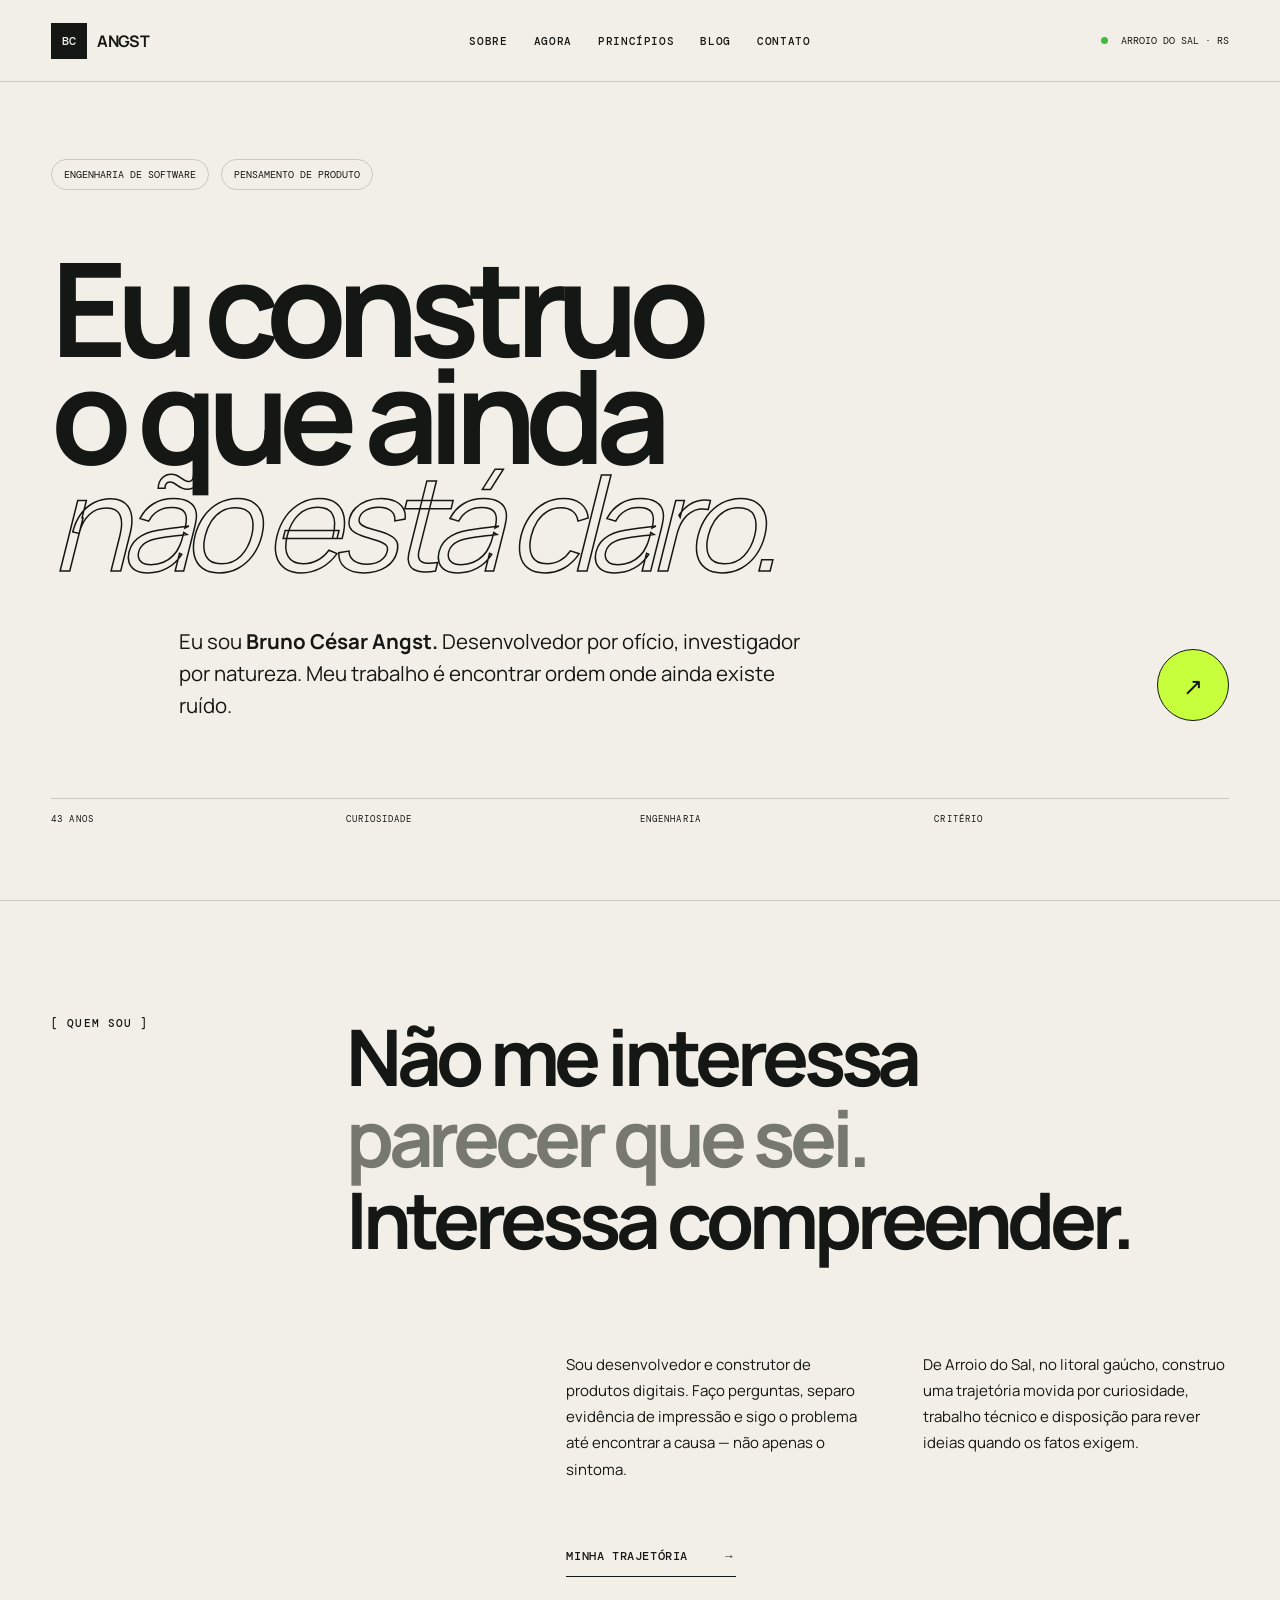
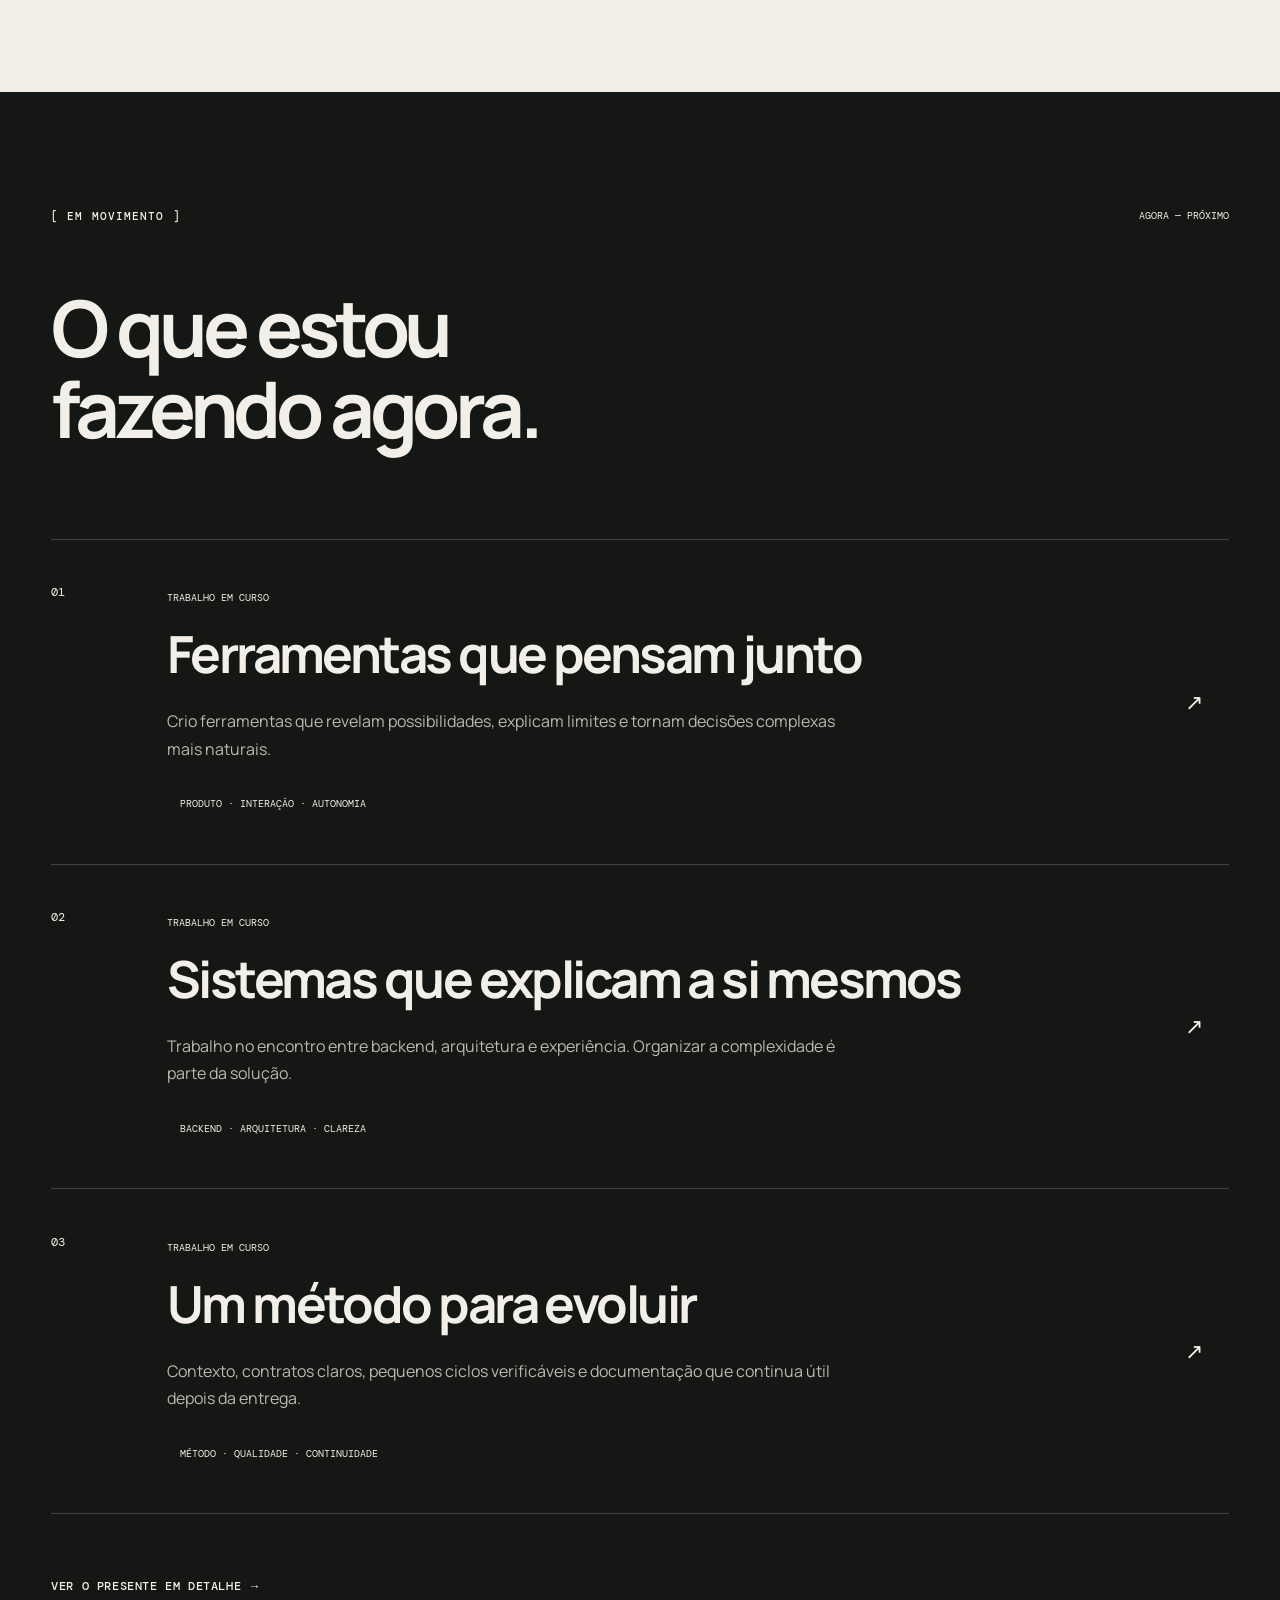
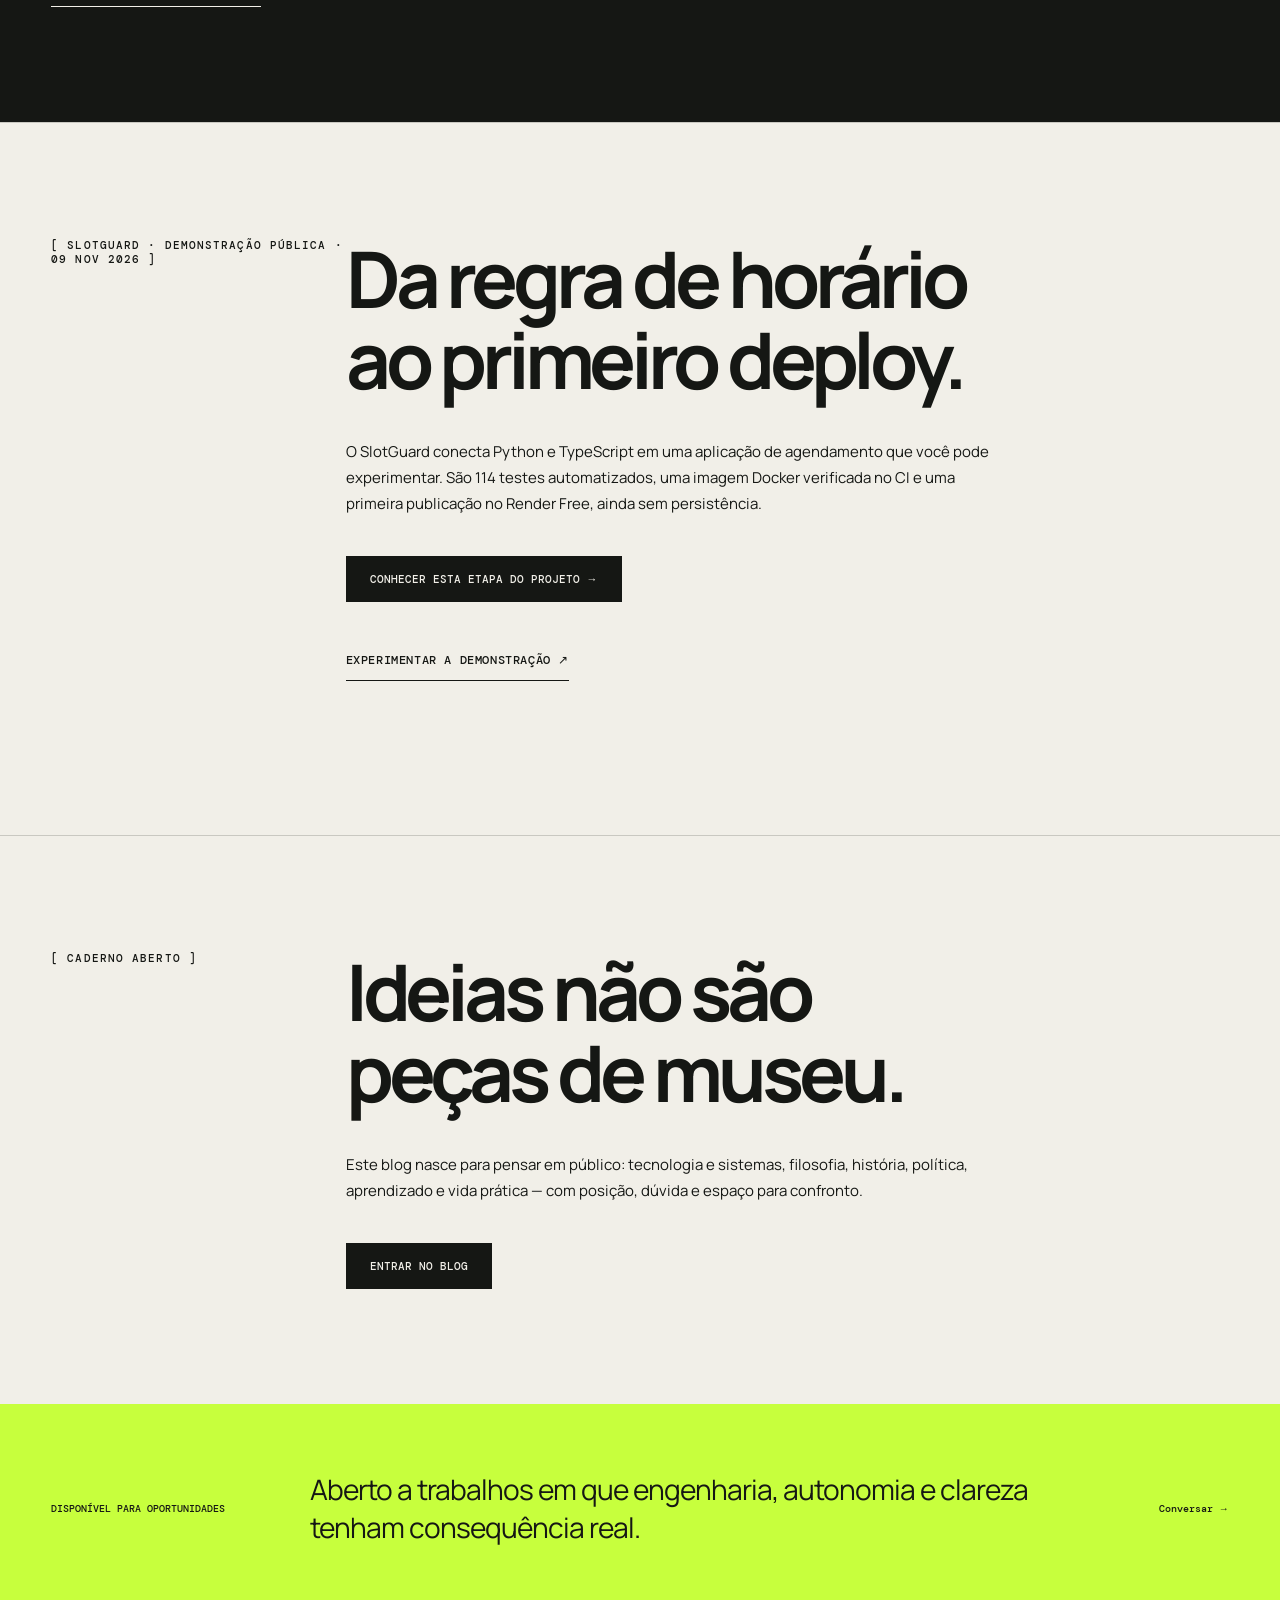
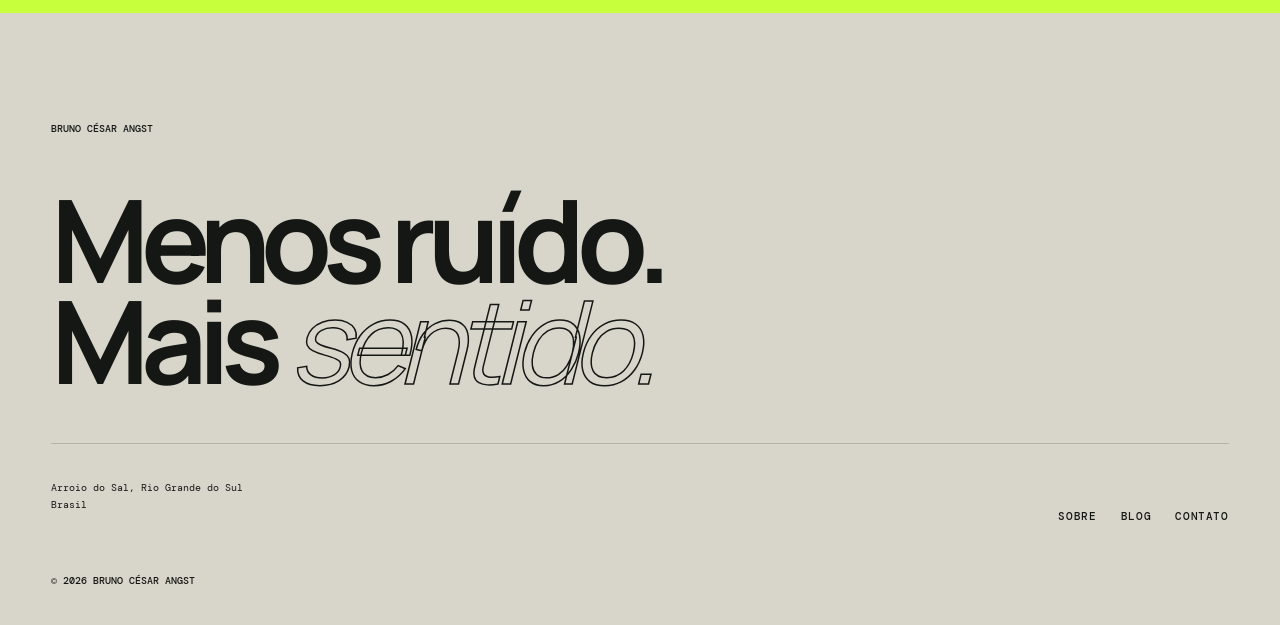
<file: index.html>
<!DOCTYPE html><html lang="pt-BR"><head><meta charSet="utf-8"/><meta name="viewport" content="width=device-width, initial-scale=1"/><link rel="stylesheet" href="/style-v2.css"/><title>Bruno César Angst — Produto, engenharia e clareza</title><meta name="description" content="Bruno César Angst — desenvolvedor, construtor de ferramentas e investigador de problemas complexos."/></head><body><div hidden=""><!--$--><!--/$--></div><header><a class="marca" href="/"><span>BC</span><strong>ANGST</strong></a><nav class=""><a href="/sobre/">Sobre</a><a href="/agora/">Agora</a><a href="/principios/">Princípios</a><a href="/blog/">Blog</a><a href="/contato/">Contato</a></nav><div class="local"><i></i> Arroio do Sal · RS</div><button class="menu" aria-label="Abrir menu" aria-expanded="false"><span></span><span></span></button></header><main><section class="hero"><div class="sobrancelha"><span>Engenharia de software</span><span>Pensamento de produto</span></div><h1>Eu construo<br/>o que ainda<br/><em>não está claro.</em></h1><div class="hero-rodape"><p>Eu sou <b>Bruno César Angst.</b> Desenvolvedor por ofício, investigador por natureza. Meu trabalho é encontrar ordem onde ainda existe ruído.</p><a class="circulo" aria-label="Conhecer minha trajetória" href="/sobre/">↗</a></div><div class="grade-decorativa"><span>43 ANOS</span><span>CURIOSIDADE</span><span>ENGENHARIA</span><span>CRITÉRIO</span></div></section><section class="manifesto"><div class="rotulo">[ Quem sou ]</div><div class="manifesto-conteudo"><h2>Não me interessa<br/><span>parecer que sei.</span><br/>Interessa compreender.</h2><div class="duas-colunas"><p>Sou desenvolvedor e construtor de produtos digitais. Faço perguntas, separo evidência de impressão e sigo o problema até encontrar a causa — não apenas o sintoma.</p><p>De Arroio do Sal, no litoral gaúcho, construo uma trajetória movida por curiosidade, trabalho técnico e disposição para rever ideias quando os fatos exigem.</p></div><a class="link-texto" href="/sobre/">Minha trajetória <span>→</span></a></div></section><section class="trabalho"><div class="secao-topo"><div class="rotulo">[ Em movimento ]</div><span>Agora — próximo</span></div><h2>O que estou<br/>fazendo agora.</h2><div class="projetos"><article class="lima"><div class="numero">01</div><div class="projeto-corpo"><small>Trabalho em curso</small><h3>Ferramentas que pensam junto</h3><p>Crio ferramentas que revelam possibilidades, explicam limites e tornam decisões complexas mais naturais.</p><div class="tags"><span>Produto · Interação · Autonomia</span></div></div><div class="projeto-seta">↗</div></article><article class="azul"><div class="numero">02</div><div class="projeto-corpo"><small>Trabalho em curso</small><h3>Sistemas que explicam a si mesmos</h3><p>Trabalho no encontro entre backend, arquitetura e experiência. Organizar a complexidade é parte da solução.</p><div class="tags"><span>Backend · Arquitetura · Clareza</span></div></div><div class="projeto-seta">↗</div></article><article class="laranja"><div class="numero">03</div><div class="projeto-corpo"><small>Trabalho em curso</small><h3>Um método para evoluir</h3><p>Contexto, contratos claros, pequenos ciclos verificáveis e documentação que continua útil depois da entrega.</p><div class="tags"><span>Método · Qualidade · Continuidade</span></div></div><div class="projeto-seta">↗</div></article></div><a class="link-claro" href="/agora/">Ver o presente em detalhe →</a></section><section class="chamada-blog"><div class="rotulo">[ SlotGuard · demonstração pública · 09 nov 2026 ]</div><div><h2>Da regra de horário<br/>ao primeiro deploy.</h2><p>O SlotGuard conecta Python e TypeScript em uma aplicação de agendamento que você pode experimentar. São 114 testes automatizados, uma imagem Docker verificada no CI e uma primeira publicação no Render Free, ainda sem persistência.</p><a class="botao" href="/blog/slotguard-demonstracao-publica/">Conhecer esta etapa do projeto →</a><p><a class="link-texto" style="margin-left:0" href="https://slotguard-zf3f.onrender.com/" target="_blank" rel="noopener noreferrer">Experimentar a demonstração ↗</a></p></div></section><section class="chamada-blog"><div class="rotulo">[ Caderno aberto ]</div><div><h2>Ideias não são<br/>peças de museu.</h2><p>Este blog nasce para pensar em público: tecnologia e sistemas, filosofia, história, política, aprendizado e vida prática — com posição, dúvida e espaço para confronto.</p><a class="botao" href="/blog/">Entrar no blog</a></div></section><section class="faixa-agora"><span>DISPONÍVEL PARA OPORTUNIDADES</span><p>Aberto a trabalhos em que engenharia, autonomia e clareza tenham consequência real.</p><a href="/contato/">Conversar →</a></section></main><!--$--><!--/$--><footer><div><span>Bruno César Angst</span><h2>Menos ruído.<br/>Mais <em>sentido.</em></h2></div><div class="rodape-fim"><p>Arroio do Sal, Rio Grande do Sul<br/>Brasil</p><div class="links-rodape"><a href="/sobre/">Sobre</a><a href="/blog/">Blog</a><a href="/contato/">Contato</a></div></div><small>© 2026 Bruno César Angst</small></footer></body></html>
</file>
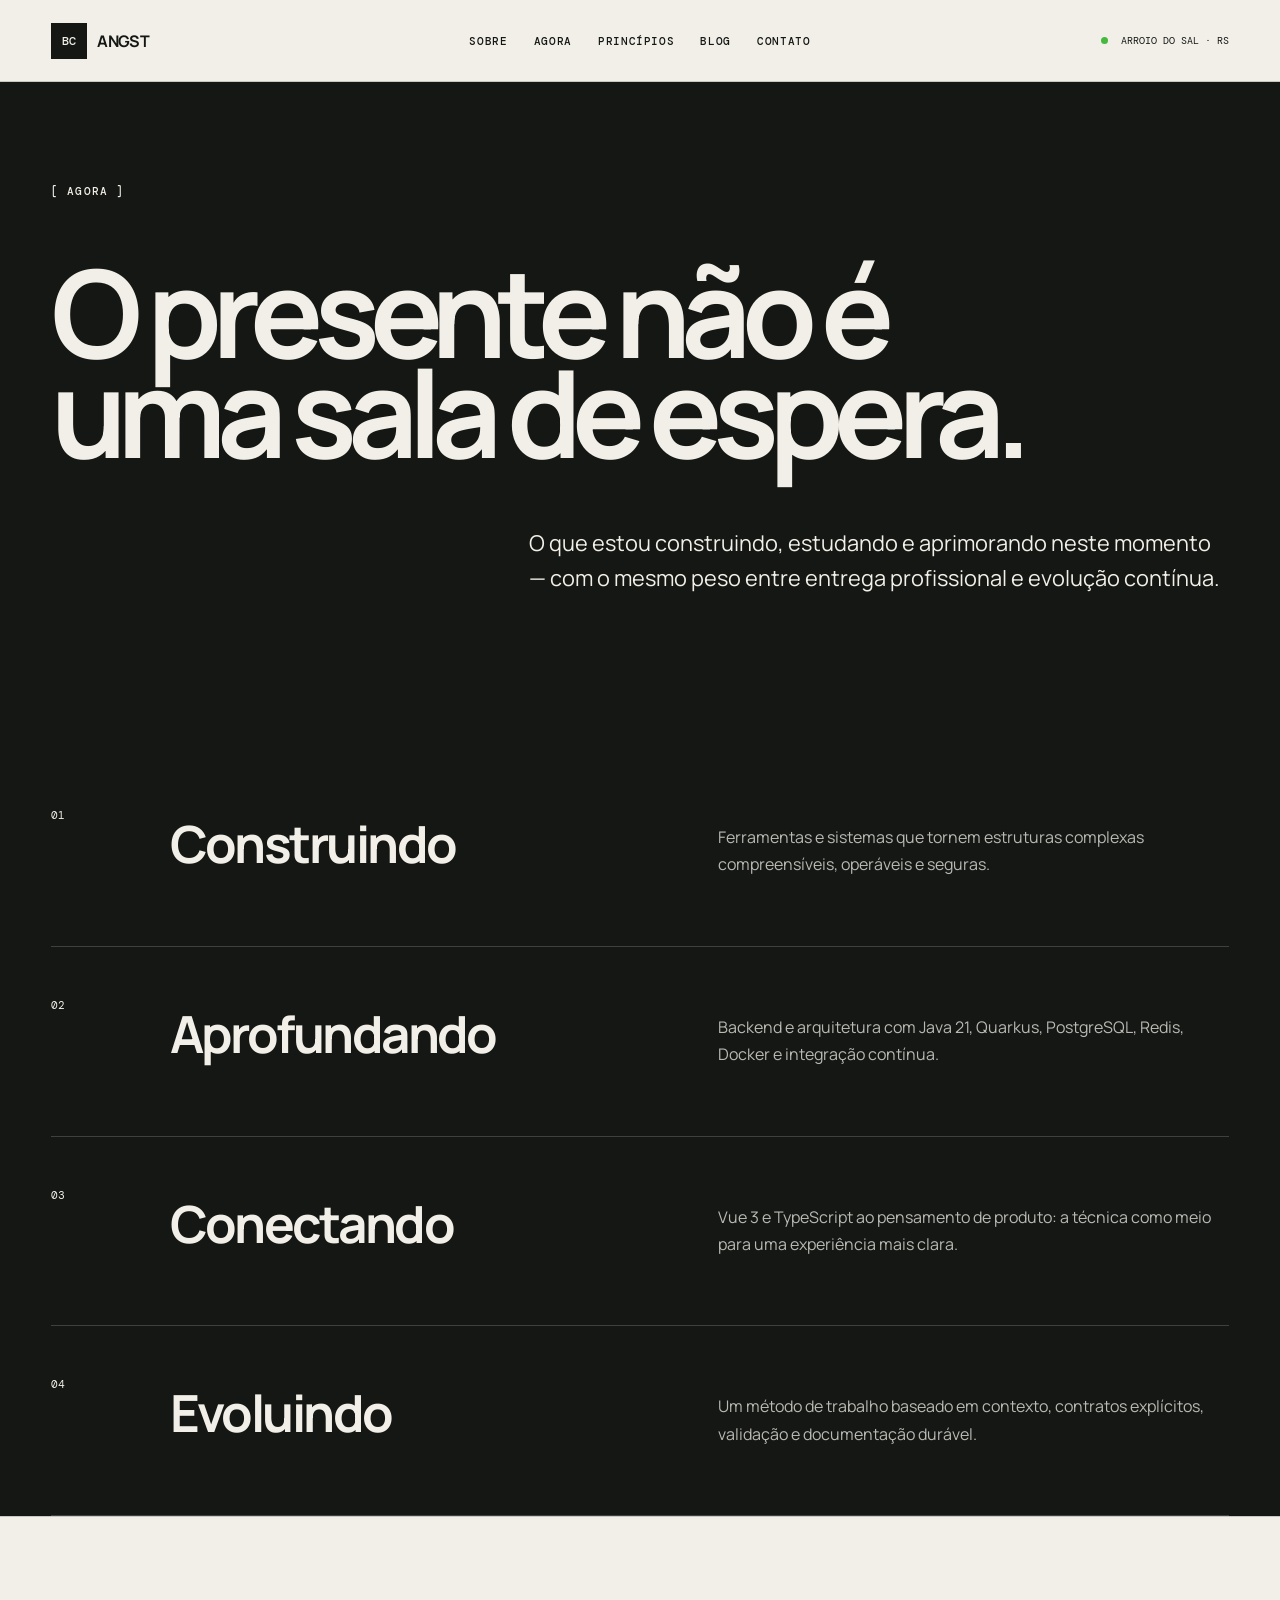
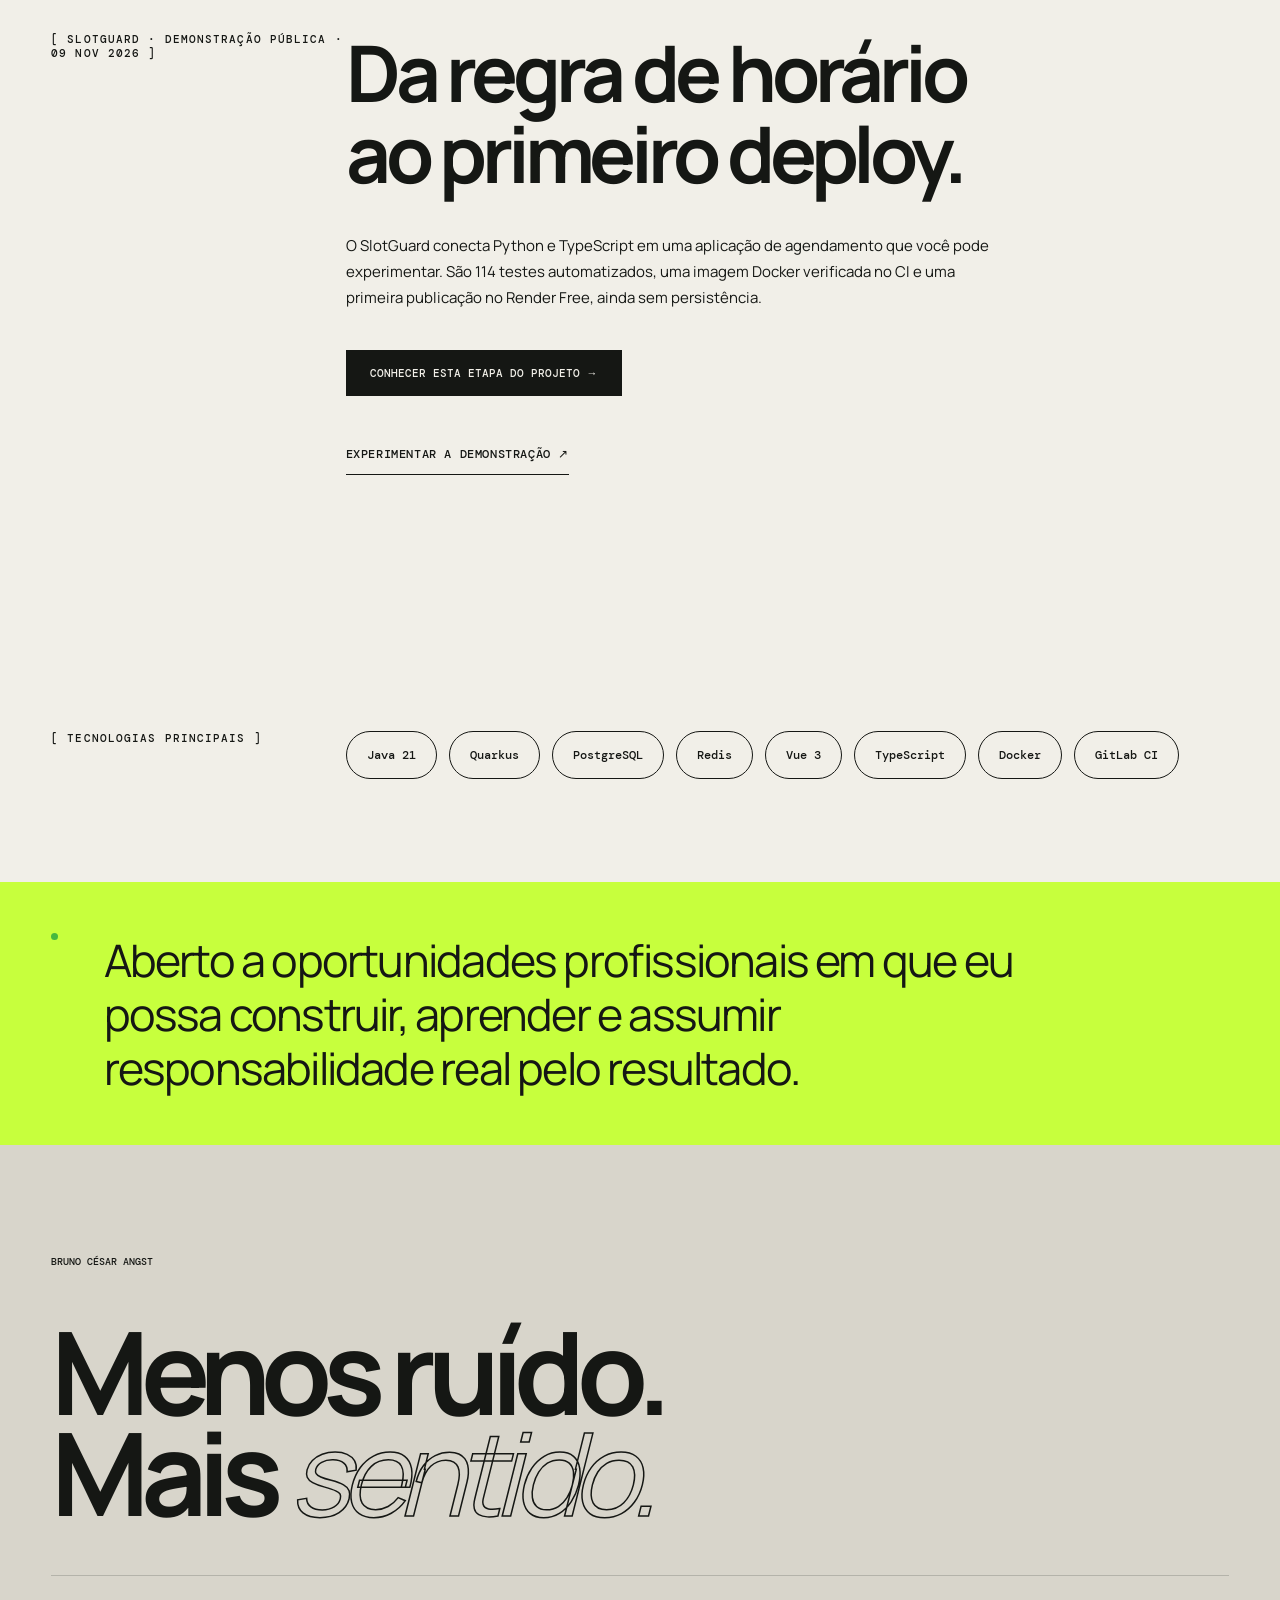
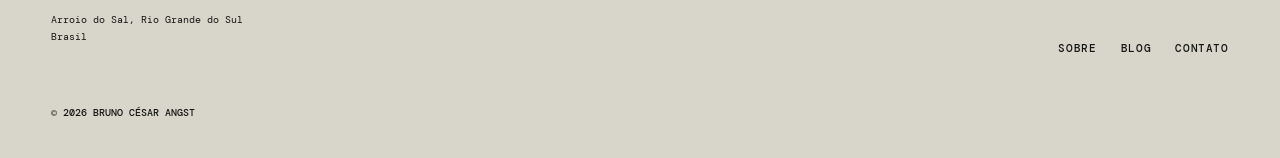
<file: agora/index.html>
<!DOCTYPE html><html lang="pt-BR"><head><meta charSet="utf-8"/><meta name="viewport" content="width=device-width, initial-scale=1"/><link rel="stylesheet" href="/style-v2.css"/><title>Agora — Bruno César Angst</title><meta name="description" content="O que Bruno César Angst está construindo, estudando e aprimorando agora."/></head><body><div hidden=""><!--$--><!--/$--></div><header><a class="marca" href="/"><span>BC</span><strong>ANGST</strong></a><nav class=""><a href="/sobre/">Sobre</a><a href="/agora/">Agora</a><a href="/principios/">Princípios</a><a href="/blog/">Blog</a><a href="/contato/">Contato</a></nav><div class="local"><i></i> Arroio do Sal · RS</div><button class="menu" aria-label="Abrir menu" aria-expanded="false"><span></span><span></span></button></header><main><section class="cabecalho-pagina escuro"><div class="rotulo">[ Agora ]</div><h1>O presente não é<br/>uma sala de espera.</h1><p>O que estou construindo, estudando e aprimorando neste momento — com o mesmo peso entre entrega profissional e evolução contínua.</p></section><section class="lista-focos"><article><span>01</span><h2>Construindo</h2><p>Ferramentas e sistemas que tornem estruturas complexas compreensíveis, operáveis e seguras.</p></article><article><span>02</span><h2>Aprofundando</h2><p>Backend e arquitetura com Java 21, Quarkus, PostgreSQL, Redis, Docker e integração contínua.</p></article><article><span>03</span><h2>Conectando</h2><p>Vue 3 e TypeScript ao pensamento de produto: a técnica como meio para uma experiência mais clara.</p></article><article><span>04</span><h2>Evoluindo</h2><p>Um método de trabalho baseado em contexto, contratos explícitos, validação e documentação durável.</p></article></section><section class="chamada-blog"><div class="rotulo">[ SlotGuard · demonstração pública · 09 nov 2026 ]</div><div><h2>Da regra de horário<br/>ao primeiro deploy.</h2><p>O SlotGuard conecta Python e TypeScript em uma aplicação de agendamento que você pode experimentar. São 114 testes automatizados, uma imagem Docker verificada no CI e uma primeira publicação no Render Free, ainda sem persistência.</p><a class="botao" href="/blog/slotguard-demonstracao-publica/">Conhecer esta etapa do projeto →</a><p><a class="link-texto" style="margin-left:0" href="https://slotguard-zf3f.onrender.com/" target="_blank" rel="noopener noreferrer">Experimentar a demonstração ↗</a></p></div></section><section class="stack"><div class="rotulo">[ Tecnologias principais ]</div><div><span>Java 21</span><span>Quarkus</span><span>PostgreSQL</span><span>Redis</span><span>Vue 3</span><span>TypeScript</span><span>Docker</span><span>GitLab CI</span></div></section><section class="nota-agora"><i></i><p>Aberto a oportunidades profissionais em que eu possa construir, aprender e assumir responsabilidade real pelo resultado.</p></section></main><!--$--><!--/$--><footer><div><span>Bruno César Angst</span><h2>Menos ruído.<br/>Mais <em>sentido.</em></h2></div><div class="rodape-fim"><p>Arroio do Sal, Rio Grande do Sul<br/>Brasil</p><div class="links-rodape"><a href="/sobre/">Sobre</a><a href="/blog/">Blog</a><a href="/contato/">Contato</a></div></div><small>© 2026 Bruno César Angst</small></footer></body></html>
</file>
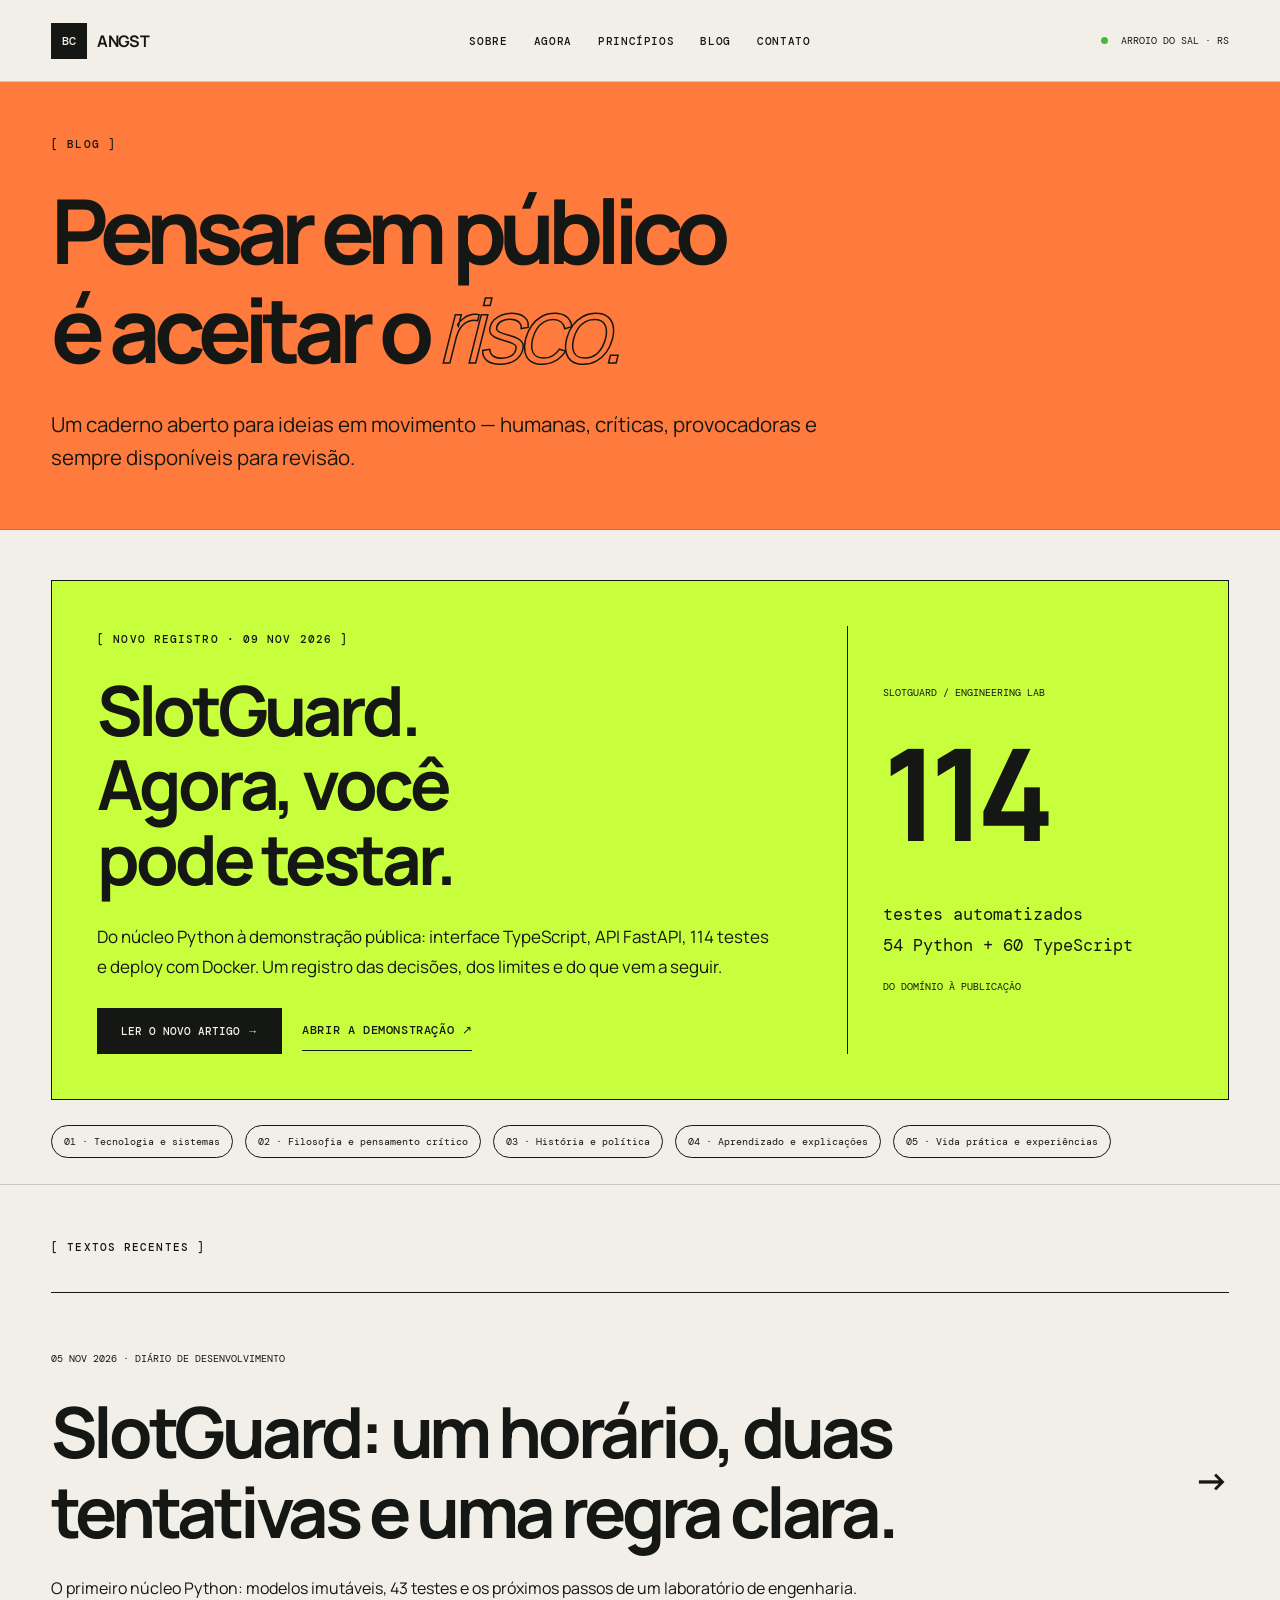
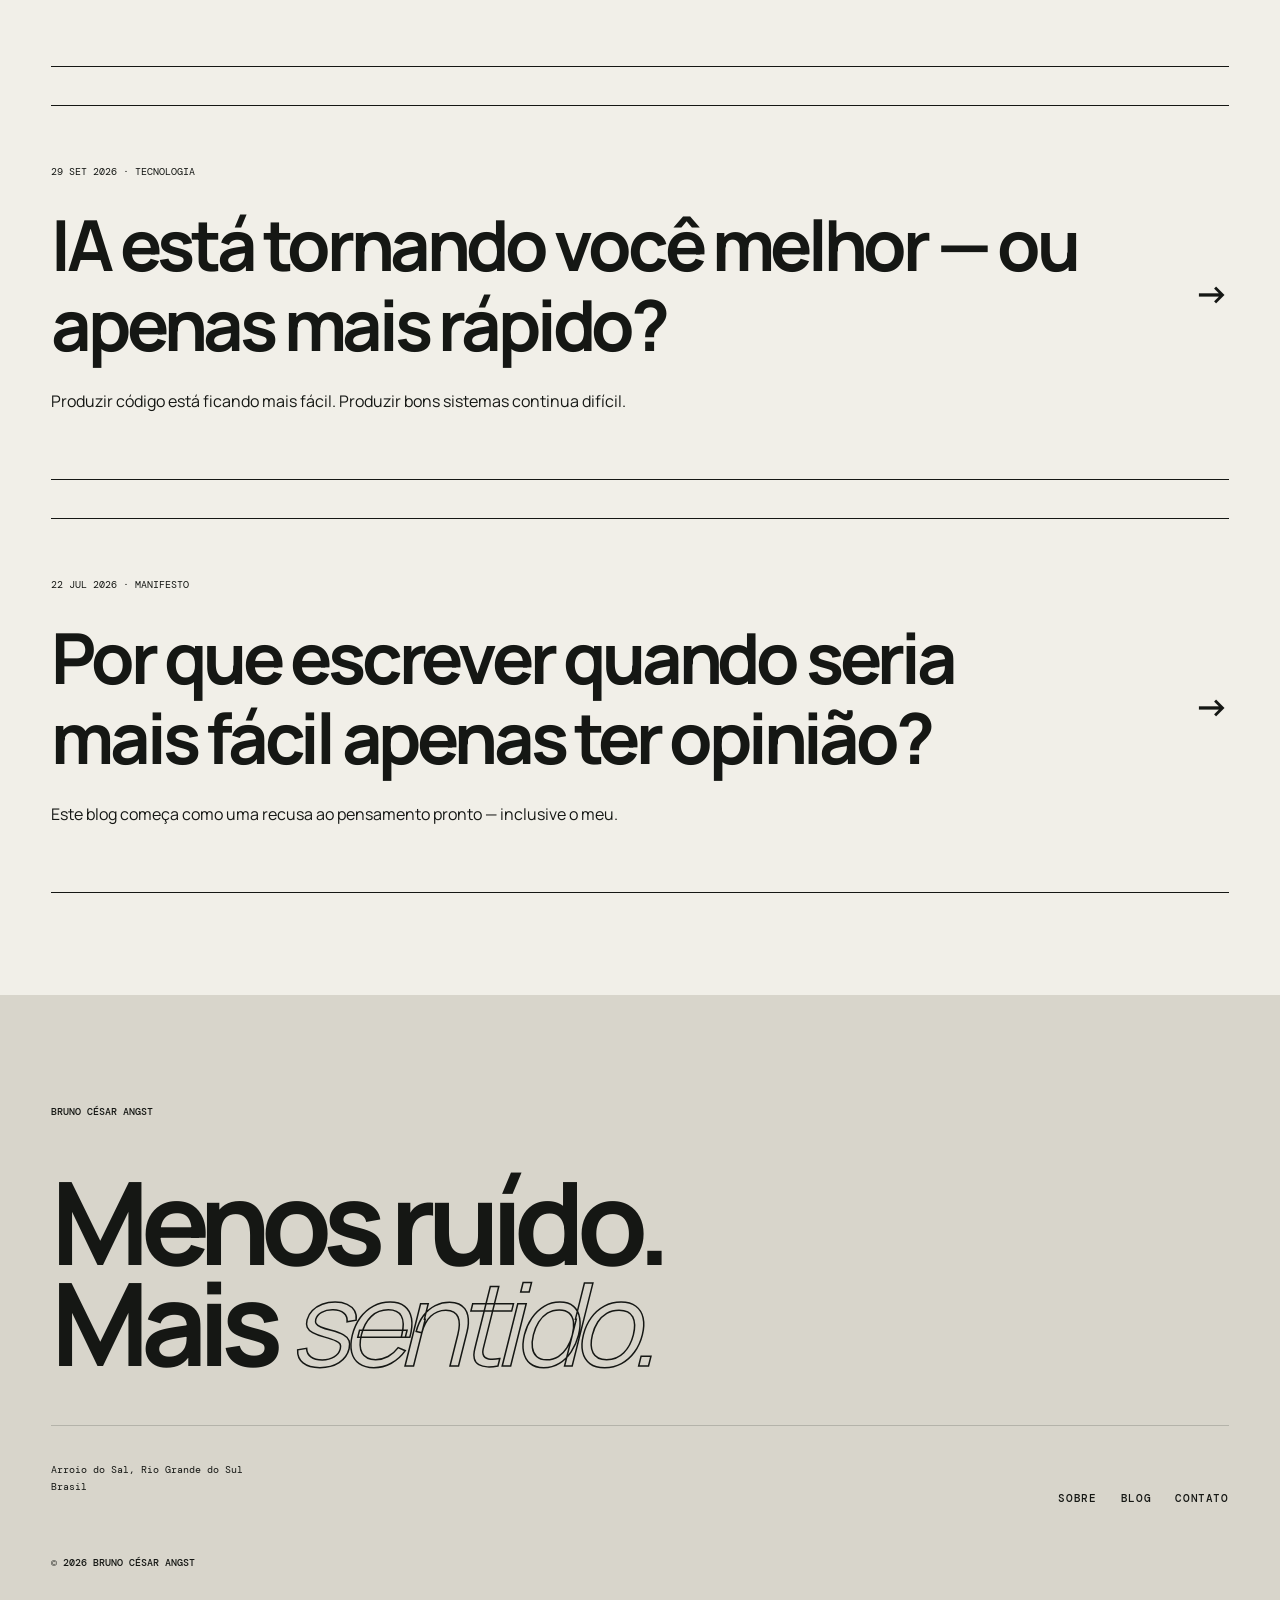
<file: blog/index.html>
<!DOCTYPE html><html lang="pt-BR"><head><meta charSet="utf-8"/><meta name="viewport" content="width=device-width, initial-scale=1"/><link rel="stylesheet" href="/style-v2.css"/><title>Blog — Bruno César Angst</title><meta name="description" content="Um caderno aberto sobre tecnologia, ideias, história, aprendizado e vida prática."/><link rel="stylesheet" href="/blog/blog.css"/><link rel="canonical" href="https://brunoangst.com.br/blog/"/></head><body><div hidden=""><!--$--><!--/$--></div><header><a class="marca" href="/"><span>BC</span><strong>ANGST</strong></a><nav class=""><a href="/sobre/">Sobre</a><a href="/agora/">Agora</a><a href="/principios/">Princípios</a><a href="/blog/">Blog</a><a href="/contato/">Contato</a></nav><div class="local"><i></i> Arroio do Sal · RS</div><button class="menu" aria-label="Abrir menu" aria-expanded="false"><span></span><span></span></button></header><main><section class="cabecalho-pagina blog-cabecalho"><div class="rotulo">[ Blog ]</div><h1>Pensar em público<br/>é aceitar o <em>risco.</em></h1><p>Um caderno aberto para ideias em movimento — humanas, críticas, provocadoras e sempre disponíveis para revisão.</p></section><section class="blog-destaque" aria-labelledby="destaque-titulo"><div><span class="rotulo">[ NOVO REGISTRO · 09 NOV 2026 ]</span><h2 id="destaque-titulo">SlotGuard.<br>Agora, você<br>pode testar.</h2><p>Do núcleo Python à demonstração pública: interface TypeScript, API FastAPI, 114 testes e deploy com Docker. Um registro das decisões, dos limites e do que vem a seguir.</p><div class="destaque-acoes"><a class="botao" href="/blog/slotguard-demonstracao-publica/">Ler o novo artigo →</a><a class="link-texto" href="https://slotguard-zf3f.onrender.com/" target="_blank" rel="noopener noreferrer">Abrir a demonstração ↗</a></div></div><div class="destaque-nota"><span>SLOTGUARD / ENGINEERING LAB</span><strong>114</strong><p>testes automatizados<br>54 Python + 60 TypeScript</p><span>DO DOMÍNIO À PUBLICAÇÃO</span></div></section><section class="temas"><span>01<!-- --> · <!-- -->Tecnologia e sistemas</span><span>02<!-- --> · <!-- -->Filosofia e pensamento crítico</span><span>03<!-- --> · <!-- -->História e política</span><span>04<!-- --> · <!-- -->Aprendizado e explicações</span><span>05<!-- --> · <!-- -->Vida prática e experiências</span></section><section class="artigos"><div class="rotulo">[ Textos recentes ]</div><a class="cartao-artigo" href="/blog/slotguard-primeiro-nucleo-python/"><div><span>05 NOV 2026 · DIÁRIO DE DESENVOLVIMENTO</span><h2>SlotGuard: um horário, duas tentativas e uma regra clara.</h2><p>O primeiro núcleo Python: modelos imutáveis, 43 testes e os próximos passos de um laboratório de engenharia.</p></div><b aria-hidden="true">→</b></a><a class="cartao-artigo" href="/blog/ia-esta-tornando-voce-melhor-ou-apenas-mais-rapido/"><div><span>29 SET 2026 · TECNOLOGIA</span><h2>IA está tornando você melhor — ou apenas mais rápido?</h2><p>Produzir código está ficando mais fácil. Produzir bons sistemas continua difícil.</p></div><b>→</b></a><a class="cartao-artigo" href="/blog/por-que-escrever/"><div><span>22 JUL 2026 · MANIFESTO</span><h2>Por que escrever quando seria mais fácil apenas ter opinião?</h2><p>Este blog começa como uma recusa ao pensamento pronto — inclusive o meu.</p></div><b>→</b></a></section></main><!--$--><!--/$--><footer><div><span>Bruno César Angst</span><h2>Menos ruído.<br/>Mais <em>sentido.</em></h2></div><div class="rodape-fim"><p>Arroio do Sal, Rio Grande do Sul<br/>Brasil</p><div class="links-rodape"><a href="/sobre/">Sobre</a><a href="/blog/">Blog</a><a href="/contato/">Contato</a></div></div><small>© 2026 Bruno César Angst</small></footer></body></html>
</file>
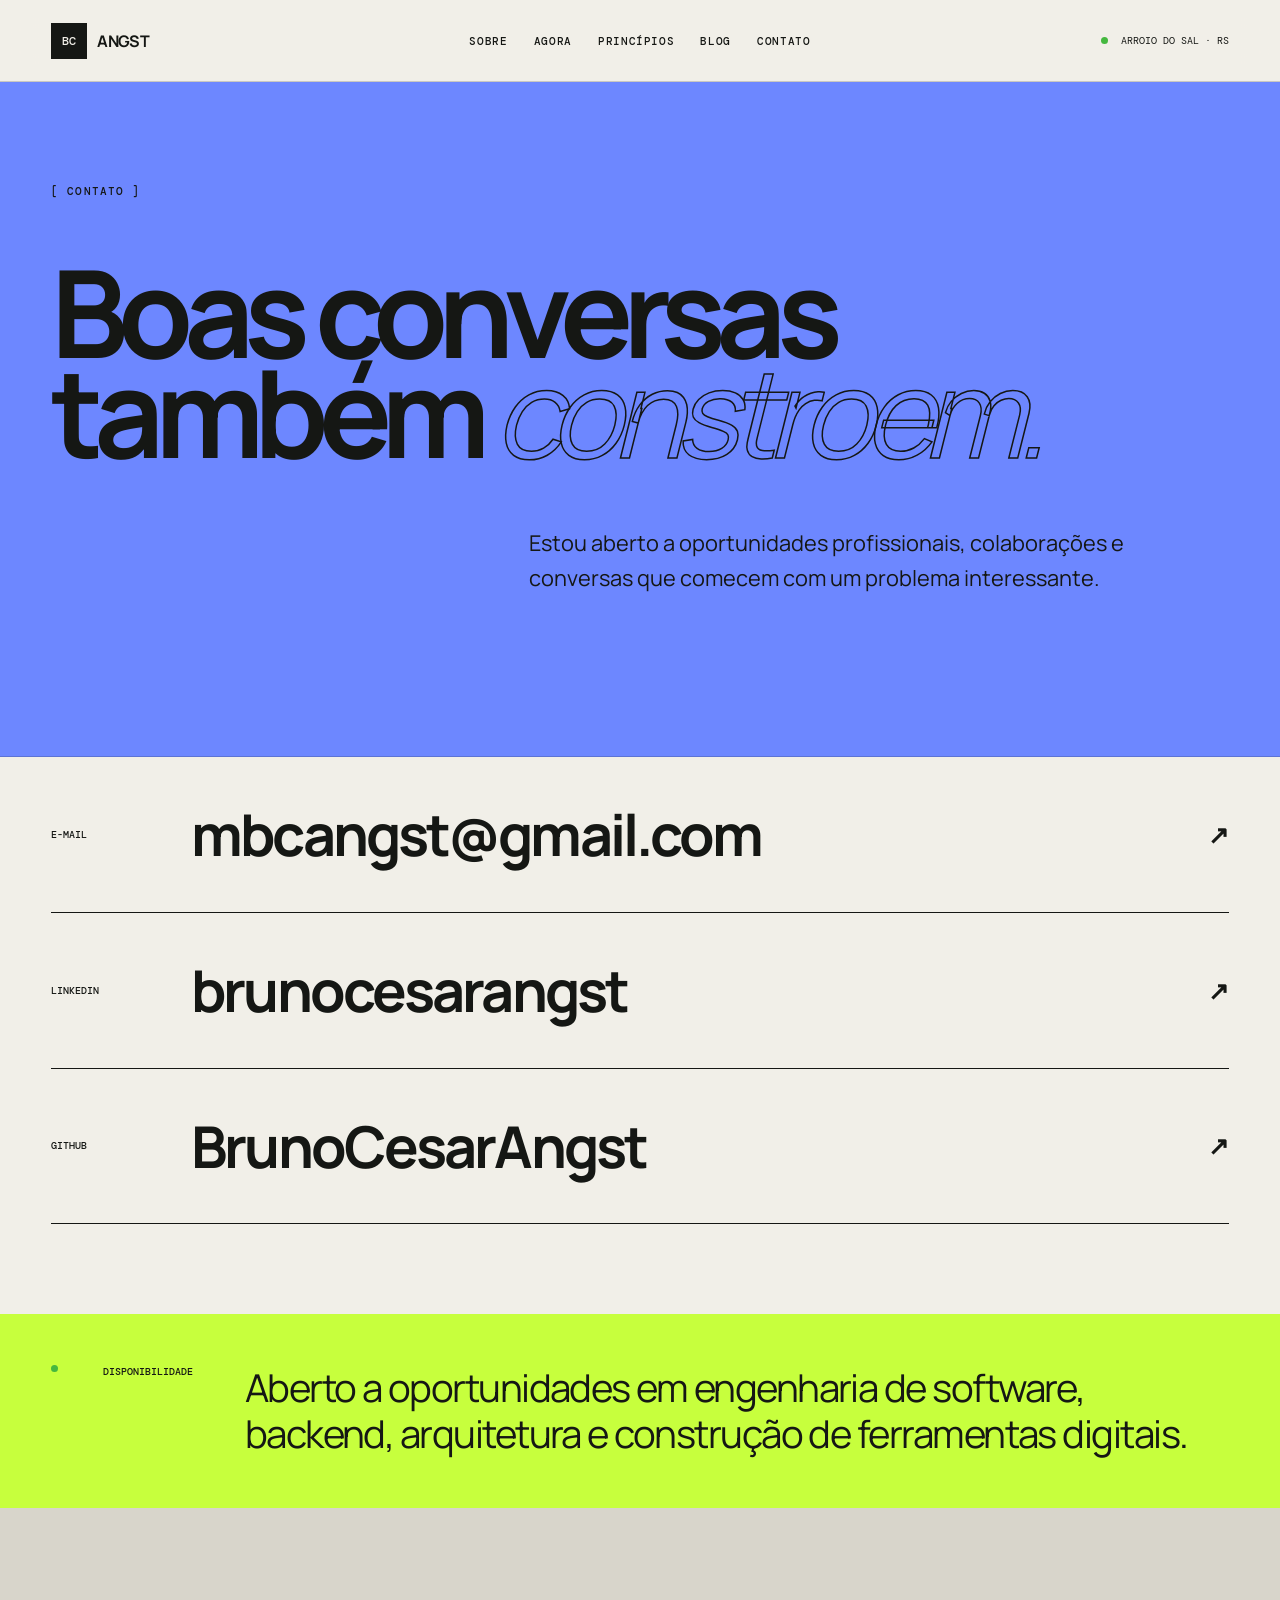
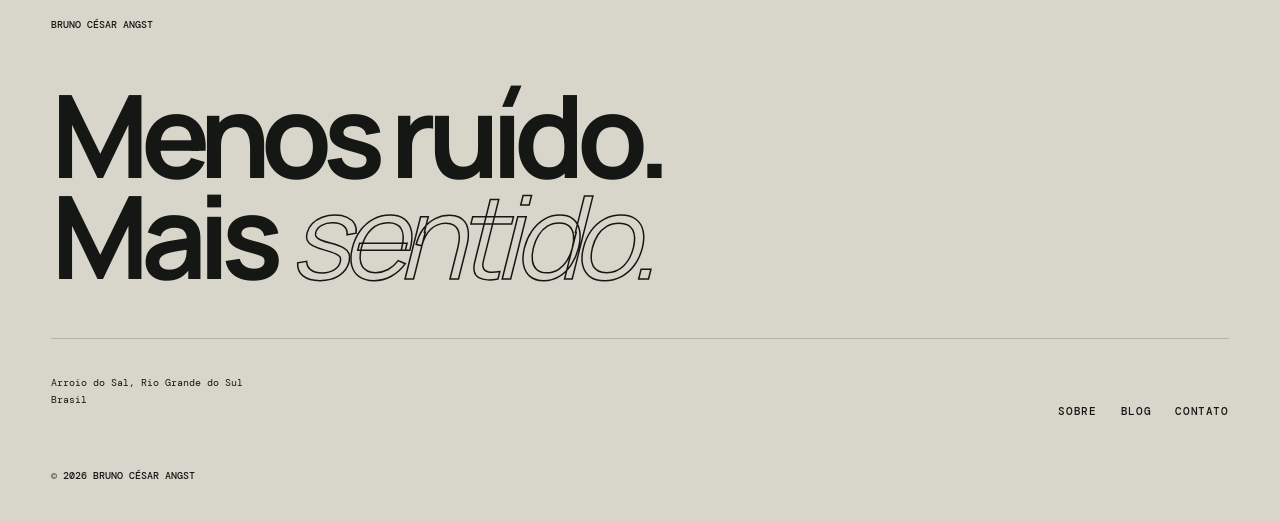
<file: contato/index.html>
<!DOCTYPE html><html lang="pt-BR"><head><meta charSet="utf-8"/><meta name="viewport" content="width=device-width, initial-scale=1"/><link rel="stylesheet" href="/style-v2.css"/><title>Contato — Bruno César Angst</title><meta name="description" content="Entre em contato com Bruno César Angst."/></head><body><div hidden=""><!--$--><!--/$--></div><header><a class="marca" href="/"><span>BC</span><strong>ANGST</strong></a><nav class=""><a href="/sobre/">Sobre</a><a href="/agora/">Agora</a><a href="/principios/">Princípios</a><a href="/blog/">Blog</a><a href="/contato/">Contato</a></nav><div class="local"><i></i> Arroio do Sal · RS</div><button class="menu" aria-label="Abrir menu" aria-expanded="false"><span></span><span></span></button></header><main><section class="cabecalho-pagina contato-cabecalho"><div class="rotulo">[ Contato ]</div><h1>Boas conversas<br/>também <em>constroem.</em></h1><p>Estou aberto a oportunidades profissionais, colaborações e conversas que comecem com um problema interessante.</p></section><section class="lista-contatos"><a href="mailto:mbcangst@gmail.com" rel="noreferrer"><span>E-mail</span><h2>mbcangst@gmail.com</h2><b>↗</b></a><a href="https://www.linkedin.com/in/brunocesarangst/" target="_blank" rel="noreferrer"><span>LinkedIn</span><h2>brunocesarangst</h2><b>↗</b></a><a href="https://github.com/BrunoCesarAngst" target="_blank" rel="noreferrer"><span>GitHub</span><h2>BrunoCesarAngst</h2><b>↗</b></a></section><section class="disponibilidade"><i></i><div><span>DISPONIBILIDADE</span><p>Aberto a oportunidades em engenharia de software, backend, arquitetura e construção de ferramentas digitais.</p></div></section></main><!--$--><!--/$--><footer><div><span>Bruno César Angst</span><h2>Menos ruído.<br/>Mais <em>sentido.</em></h2></div><div class="rodape-fim"><p>Arroio do Sal, Rio Grande do Sul<br/>Brasil</p><div class="links-rodape"><a href="/sobre/">Sobre</a><a href="/blog/">Blog</a><a href="/contato/">Contato</a></div></div><small>© 2026 Bruno César Angst</small></footer></body></html>
</file>
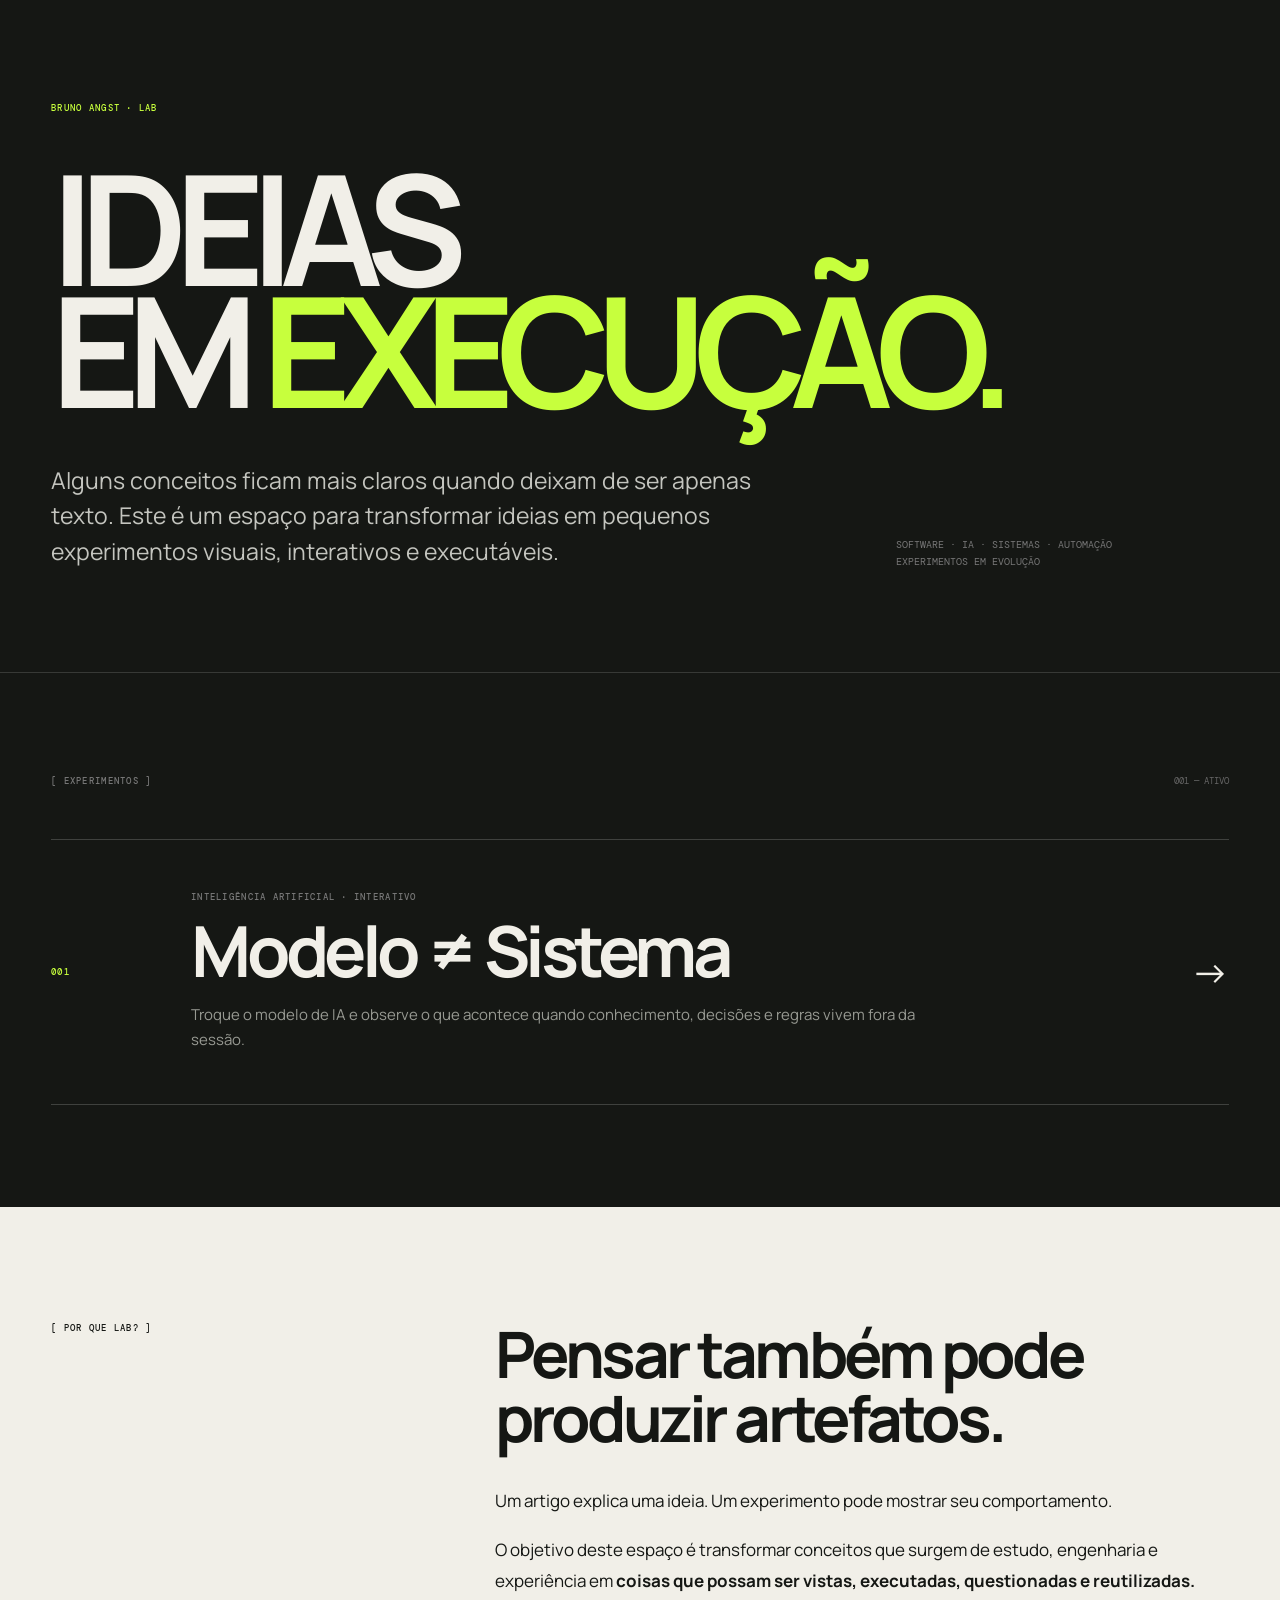
<file: lab/index.html>
<!DOCTYPE html>
<html lang="pt-BR">
<head>
  <meta charset="UTF-8">

  <meta
    name="viewport"
    content="width=device-width, initial-scale=1"
  >

  <title>Lab — Bruno César Angst</title>

  <meta
    name="description"
    content="Experimentos visuais e técnicos sobre inteligência artificial, software, sistemas e pensamento aplicado."
  >

  <link
    rel="canonical"
    href="https://brunoangst.com.br/lab/"
  >

  <meta property="og:type" content="website">
  <meta property="og:locale" content="pt_BR">
  <meta property="og:site_name" content="Bruno César Angst">

  <meta
    property="og:title"
    content="Lab — Bruno César Angst"
  >

  <meta
    property="og:description"
    content="Ideias transformadas em experimentos executáveis."
  >

  <meta
    property="og:url"
    content="https://brunoangst.com.br/lab/"
  >

  <meta
    name="twitter:card"
    content="summary"
  >

  <link
    rel="stylesheet"
    href="/style-v4.css"
  >

  <style>
    .lab-index {
      background: var(--tinta);
      color: var(--papel);
      min-height: 100vh;
    }

    .lab-index main {
      overflow: hidden;
    }

    .lab-index-hero {
      padding:
        clamp(70px, 8vw, 120px)
        4vw
        clamp(70px, 8vw, 120px);

      border-bottom:
        1px solid
        #ffffff25;
    }

    .lab-index-label,
    .lab-card-number,
    .lab-card-meta,
    .lab-index-about span {
      font:
        500
        9px
        "DM Mono",
        monospace;

      letter-spacing: .14em;

      text-transform: uppercase;
    }

    .lab-index-label {
      color: var(--lima);
    }

    .lab-index-hero h1 {
      margin:
        clamp(30px, 4vw, 60px)
        0;

      max-width: 1400px;

      font-size:
        clamp(
          72px,
          12vw,
          180px
        );

      line-height: .8;

      letter-spacing: -.09em;
    }

    .lab-index-hero h1 span {
      color: var(--lima);
    }

    .lab-index-intro {
      display: grid;

      grid-template-columns:
        1.5fr
        .65fr;

      gap: 6vw;

      align-items: end;

      max-width: 1500px;

      margin-left: auto;
    }

    .lab-index-intro p {
      margin: 0;

      max-width: 720px;

      color: #c4c5bf;

      font-size:
        clamp(
          18px,
          1.8vw,
          27px
        );

      line-height: 1.55;
    }

    .lab-index-intro small {
      color: #777;

      font:
        400
        10px / 1.7
        "DM Mono",
        monospace;
    }


    /* =====================================================
       EXPERIMENTOS
       ===================================================== */

    .labs {
      padding:
        clamp(70px, 8vw, 120px)
        4vw;

      max-width: 1600px;

      margin: auto;
    }

    .labs-heading {
      display: flex;

      justify-content: space-between;
      align-items: center;

      gap: 30px;

      margin-bottom:
        clamp(35px, 4vw, 60px);
    }

    .labs-heading span {
      font:
        500
        9px
        "DM Mono",
        monospace;

      letter-spacing: .14em;

      text-transform: uppercase;

      color: #777;
    }

    .labs-heading small {
      font:
        400
        9px
        "DM Mono",
        monospace;

      color: #666;
    }


    /* =====================================================
       CARD
       ===================================================== */

    .lab-card {
      display: grid;

      grid-template-columns:
        110px
        1fr
        auto;

      gap: 30px;

      align-items: center;

      position: relative;

      padding:
        clamp(30px, 4vw, 60px)
        0;

      border-top:
        1px solid
        #ffffff2e;

      color: inherit;

      overflow: hidden;

      transition:
        padding .25s ease,
        color .25s ease;
    }

    .lab-card:last-child {
      border-bottom:
        1px solid
        #ffffff2e;
    }

    .lab-card::before {
      content: "";

      position: absolute;

      inset: 0;

      z-index: 0;

      background:
        var(--lima);

      transform:
        translateY(101%);

      transition:
        transform .28s ease;
    }

    .lab-card:hover::before,
    .lab-card:focus-visible::before {
      transform:
        translateY(0);
    }

    .lab-card:hover,
    .lab-card:focus-visible {
      color:
        var(--tinta);

      padding-left:
        2vw;

      padding-right:
        2vw;
    }

    .lab-card > * {
      position: relative;

      z-index: 1;
    }

    .lab-card-number {
      color:
        var(--lima);
    }

    .lab-card:hover .lab-card-number,
    .lab-card:focus-visible .lab-card-number {
      color:
        var(--tinta);
    }

    .lab-card-meta {
      display: block;

      margin-bottom:
        14px;

      color: #777;
    }

    .lab-card:hover .lab-card-meta,
    .lab-card:focus-visible .lab-card-meta {
      color:
        #333;
    }

    .lab-card h2 {
      margin:
        0
        0
        18px;

      max-width: 1050px;

      font-size:
        clamp(
          38px,
          5.5vw,
          82px
        );

      line-height: .95;

      letter-spacing: -.065em;
    }

    .lab-card p {
      max-width: 750px;

      margin: 0;

      color: #979992;

      font-size: 15px;

      line-height: 1.7;
    }

    .lab-card:hover p,
    .lab-card:focus-visible p {
      color:
        #30322e;
    }

    .lab-card-arrow {
      font-size:
        clamp(
          28px,
          3vw,
          45px
        );
    }


    /* =====================================================
       SOBRE
       ===================================================== */

    .lab-index-about {
      display: grid;

      grid-template-columns:
        1fr
        2fr;

      gap: 6vw;

      padding:
        clamp(75px, 9vw, 140px)
        4vw;

      background:
        var(--papel);

      color:
        var(--tinta);
    }

    .lab-index-about > div {
      max-width: 850px;
    }

    .lab-index-about h2 {
      margin:
        0
        0
        35px;

      font-size:
        clamp(
          38px,
          5vw,
          72px
        );

      line-height: 1;

      letter-spacing: -.06em;
    }

    .lab-index-about p {
      max-width: 760px;

      font-size: 17px;

      line-height: 1.85;
    }

    .lab-index-about strong {
      font-weight: 700;
    }


    /* =====================================================
       MOBILE
       ===================================================== */

    @media (max-width: 760px) {

      .lab-index-hero {
        padding:
          65px
          5vw
          70px;
      }

      .lab-index-hero h1 {
        margin:
          40px
          0;

        font-size:
          21vw;
      }

      .lab-index-intro {
        grid-template-columns:
          1fr;

        gap: 30px;

        margin-left: 0;
      }

      .labs {
        padding:
          70px
          5vw;
      }

      .labs-heading {
        align-items:
          flex-start;

        flex-direction:
          column;

        gap: 10px;
      }

      .lab-card {
        grid-template-columns:
          45px
          1fr
          30px;

        gap: 12px;

        padding:
          40px
          0;
      }

      .lab-card:hover,
      .lab-card:focus-visible {
        padding-left: 0;
        padding-right: 0;
      }

      .lab-card::before {
        display: none;
      }

      .lab-card h2 {
        font-size:
          clamp(
            34px,
            11vw,
            56px
          );
      }

      .lab-card p {
        font-size:
          14px;
      }

      .lab-index-about {
        grid-template-columns:
          1fr;

        gap: 35px;

        padding:
          80px
          5vw;
      }

    }


    @media (prefers-reduced-motion: reduce) {

      .lab-card,
      .lab-card::before {
        transition: none;
      }

    }
  </style>
</head>

<body class="lab-index">

  <main>

    <!-- HERO -->

    <section class="lab-index-hero">

      <div class="lab-index-label">
        BRUNO ANGST · LAB
      </div>

      <h1>
        IDEIAS
        <br>
        EM <span>EXECUÇÃO.</span>
      </h1>

      <div class="lab-index-intro">

        <p>
          Alguns conceitos ficam mais claros quando deixam
          de ser apenas texto. Este é um espaço para transformar
          ideias em pequenos experimentos visuais, interativos
          e executáveis.
        </p>

        <small>
          SOFTWARE · IA · SISTEMAS · AUTOMAÇÃO
          <br>
          EXPERIMENTOS EM EVOLUÇÃO
        </small>

      </div>

    </section>


    <!-- LABS -->

    <section class="labs">

      <div class="labs-heading">

        <span>
          [ EXPERIMENTOS ]
        </span>

        <small>
          001 — ATIVO
        </small>

      </div>


      <!-- LAB #001 -->

      <a
        class="lab-card"
        href="/lab/modelo-nao-e-sistema/"
      >

        <span class="lab-card-number">
          001
        </span>

        <div>

          <span class="lab-card-meta">
            INTELIGÊNCIA ARTIFICIAL · INTERATIVO
          </span>

          <h2>
            Modelo ≠ Sistema
          </h2>

          <p>
            Troque o modelo de IA e observe o que acontece
            quando conhecimento, decisões e regras vivem
            fora da sessão.
          </p>

        </div>

        <span class="lab-card-arrow">
          →
        </span>

      </a>

    </section>


    <!-- SOBRE -->

    <section class="lab-index-about">

      <span>
        [ POR QUE LAB? ]
      </span>

      <div>

        <h2>
          Pensar também pode
          produzir artefatos.
        </h2>

        <p>
          Um artigo explica uma ideia. Um experimento pode
          mostrar seu comportamento.
        </p>

        <p>
          O objetivo deste espaço é transformar conceitos
          que surgem de estudo, engenharia e experiência em
          <strong>coisas que possam ser vistas, executadas,
          questionadas e reutilizadas.</strong>
        </p>

      </div>

    </section>

  </main>

</body>
</html>
</file>
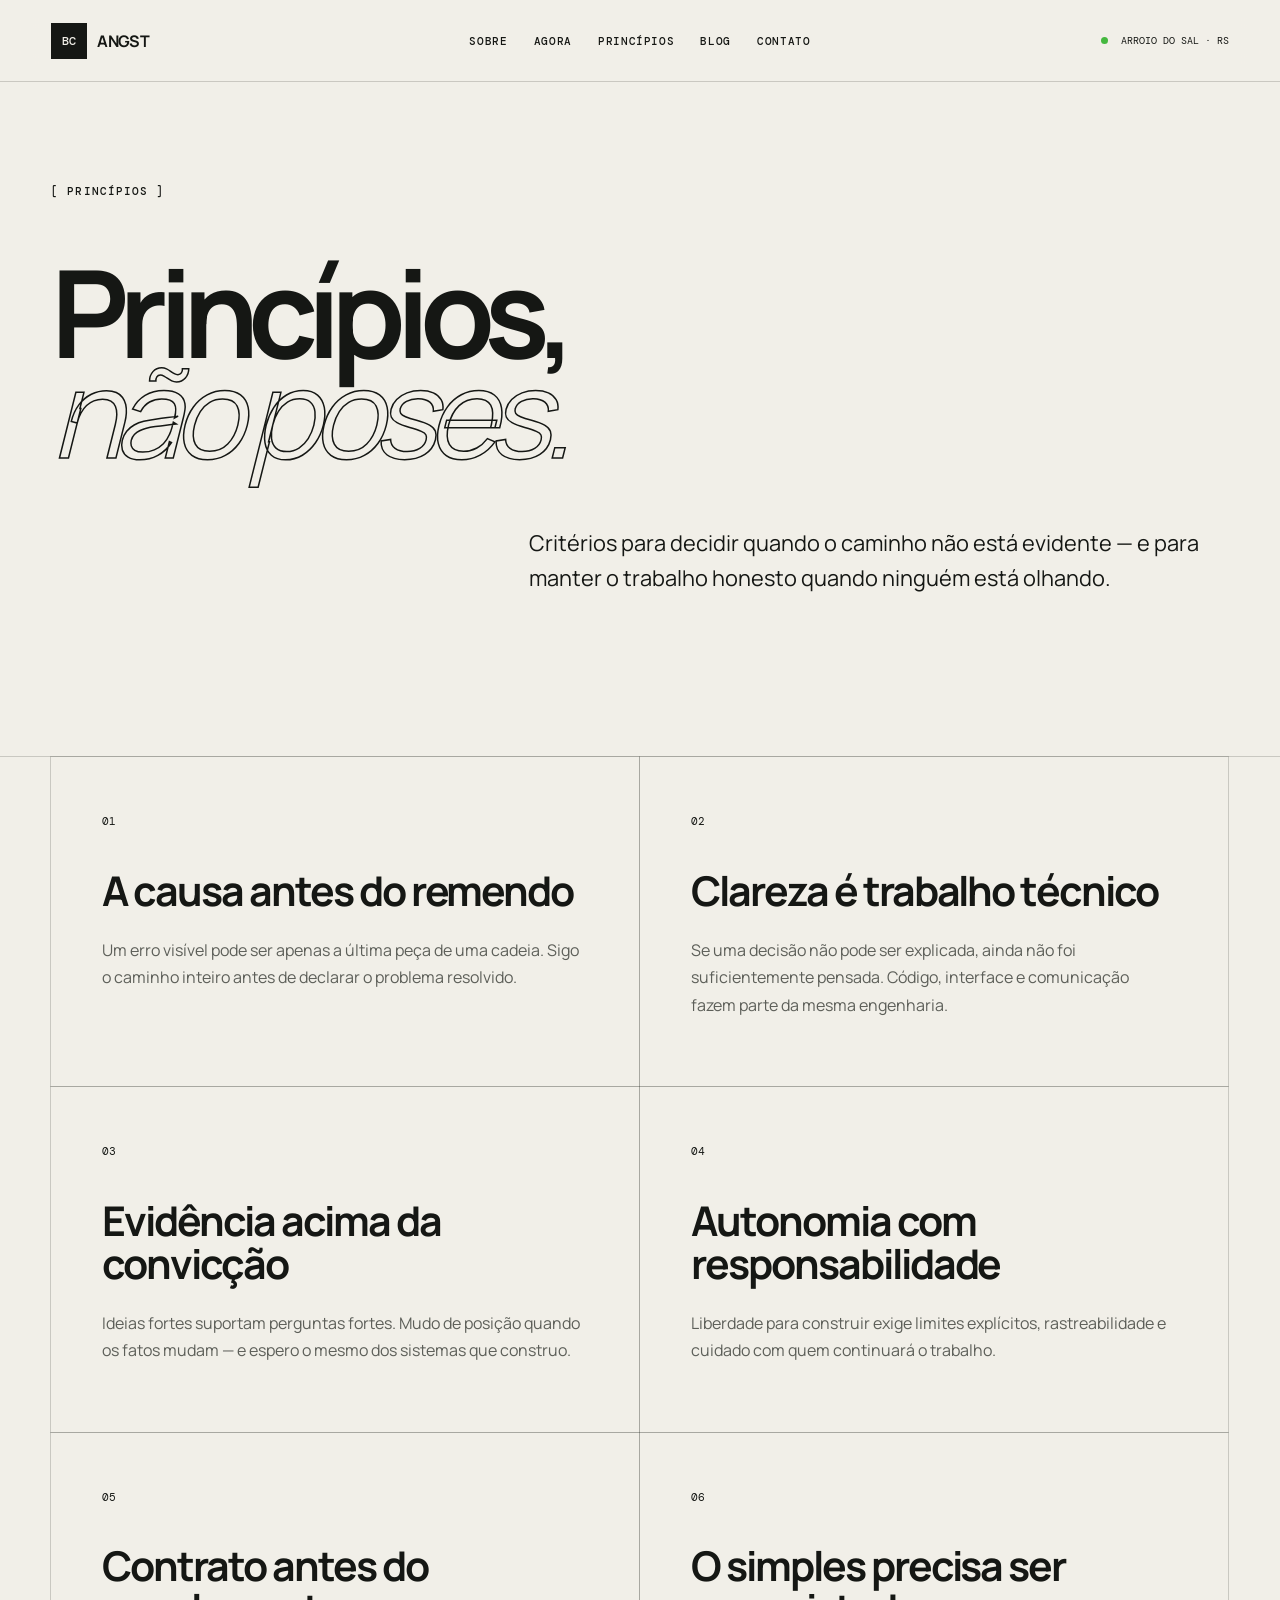
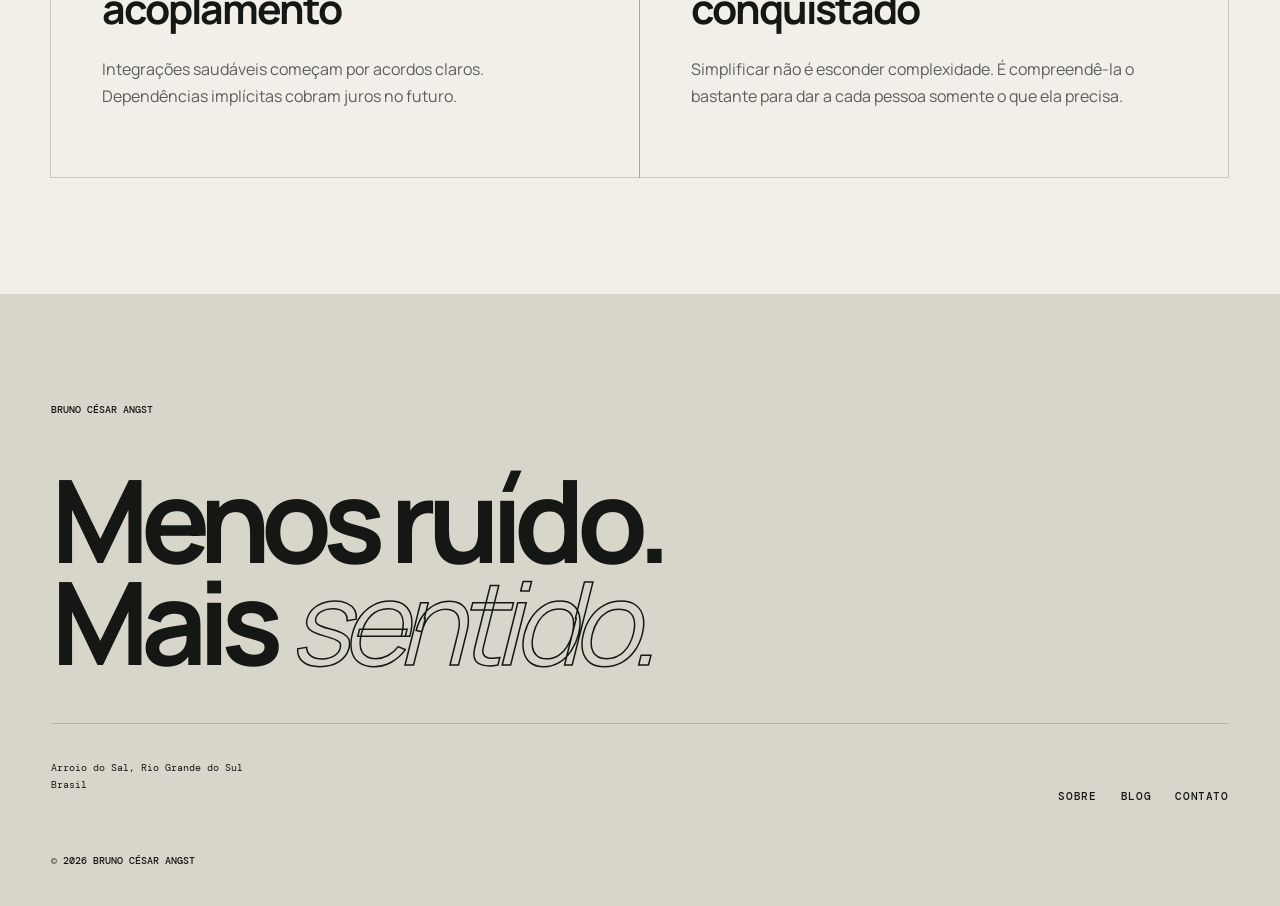
<file: principios/index.html>
<!DOCTYPE html><html lang="pt-BR"><head><meta charSet="utf-8"/><meta name="viewport" content="width=device-width, initial-scale=1"/><link rel="stylesheet" href="/style-v2.css"/><title>Princípios — Bruno César Angst</title><meta name="description" content="Os princípios que orientam o trabalho de Bruno César Angst."/></head><body><div hidden=""><!--$--><!--/$--></div><header><a class="marca" href="/"><span>BC</span><strong>ANGST</strong></a><nav class=""><a href="/sobre/">Sobre</a><a href="/agora/">Agora</a><a href="/principios/">Princípios</a><a href="/blog/">Blog</a><a href="/contato/">Contato</a></nav><div class="local"><i></i> Arroio do Sal · RS</div><button class="menu" aria-label="Abrir menu" aria-expanded="false"><span></span><span></span></button></header><main><section class="cabecalho-pagina"><div class="rotulo">[ Princípios ]</div><h1>Princípios,<br/><em>não poses.</em></h1><p>Critérios para decidir quando o caminho não está evidente — e para manter o trabalho honesto quando ninguém está olhando.</p></section><section class="grade-principios"><article><span>01</span><h2>A causa antes do remendo</h2><p>Um erro visível pode ser apenas a última peça de uma cadeia. Sigo o caminho inteiro antes de declarar o problema resolvido.</p></article><article><span>02</span><h2>Clareza é trabalho técnico</h2><p>Se uma decisão não pode ser explicada, ainda não foi suficientemente pensada. Código, interface e comunicação fazem parte da mesma engenharia.</p></article><article><span>03</span><h2>Evidência acima da convicção</h2><p>Ideias fortes suportam perguntas fortes. Mudo de posição quando os fatos mudam — e espero o mesmo dos sistemas que construo.</p></article><article><span>04</span><h2>Autonomia com responsabilidade</h2><p>Liberdade para construir exige limites explícitos, rastreabilidade e cuidado com quem continuará o trabalho.</p></article><article><span>05</span><h2>Contrato antes do acoplamento</h2><p>Integrações saudáveis começam por acordos claros. Dependências implícitas cobram juros no futuro.</p></article><article><span>06</span><h2>O simples precisa ser conquistado</h2><p>Simplificar não é esconder complexidade. É compreendê-la o bastante para dar a cada pessoa somente o que ela precisa.</p></article></section></main><!--$--><!--/$--><footer><div><span>Bruno César Angst</span><h2>Menos ruído.<br/>Mais <em>sentido.</em></h2></div><div class="rodape-fim"><p>Arroio do Sal, Rio Grande do Sul<br/>Brasil</p><div class="links-rodape"><a href="/sobre/">Sobre</a><a href="/blog/">Blog</a><a href="/contato/">Contato</a></div></div><small>© 2026 Bruno César Angst</small></footer></body></html>
</file>
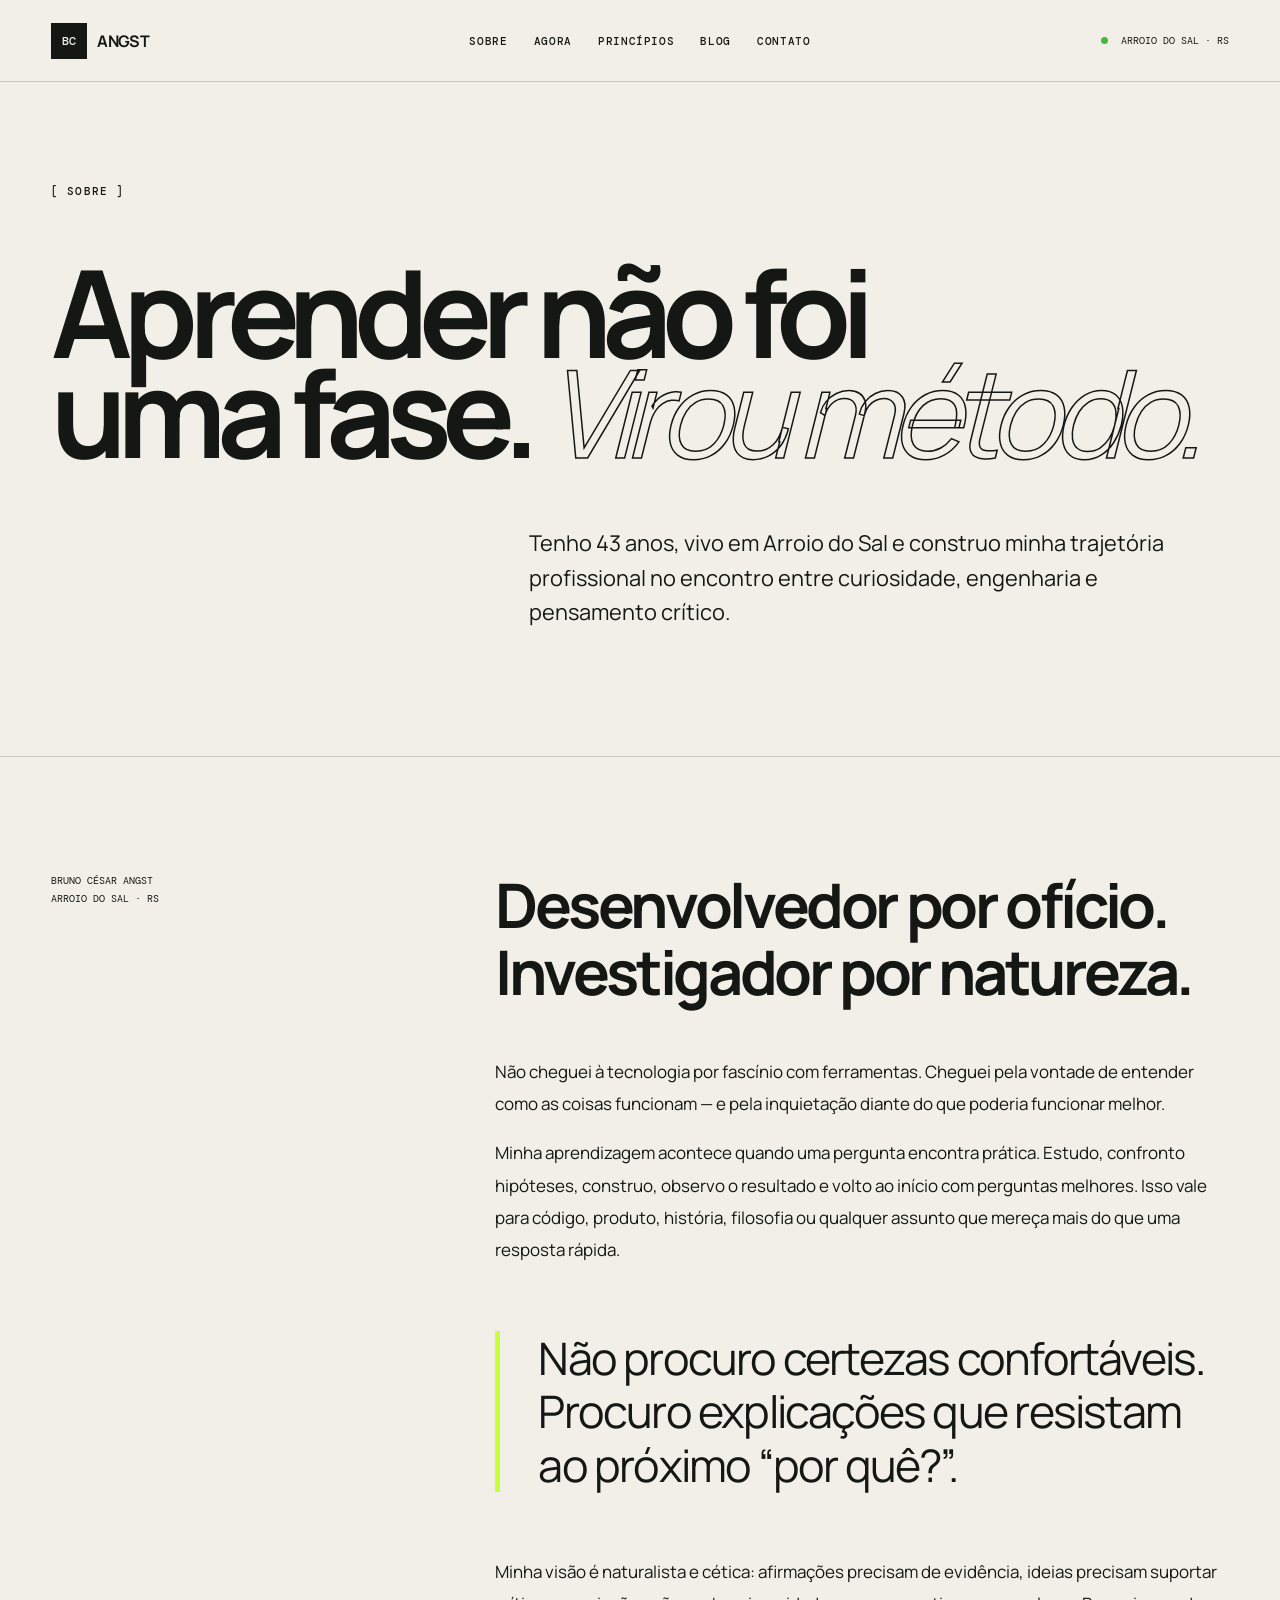
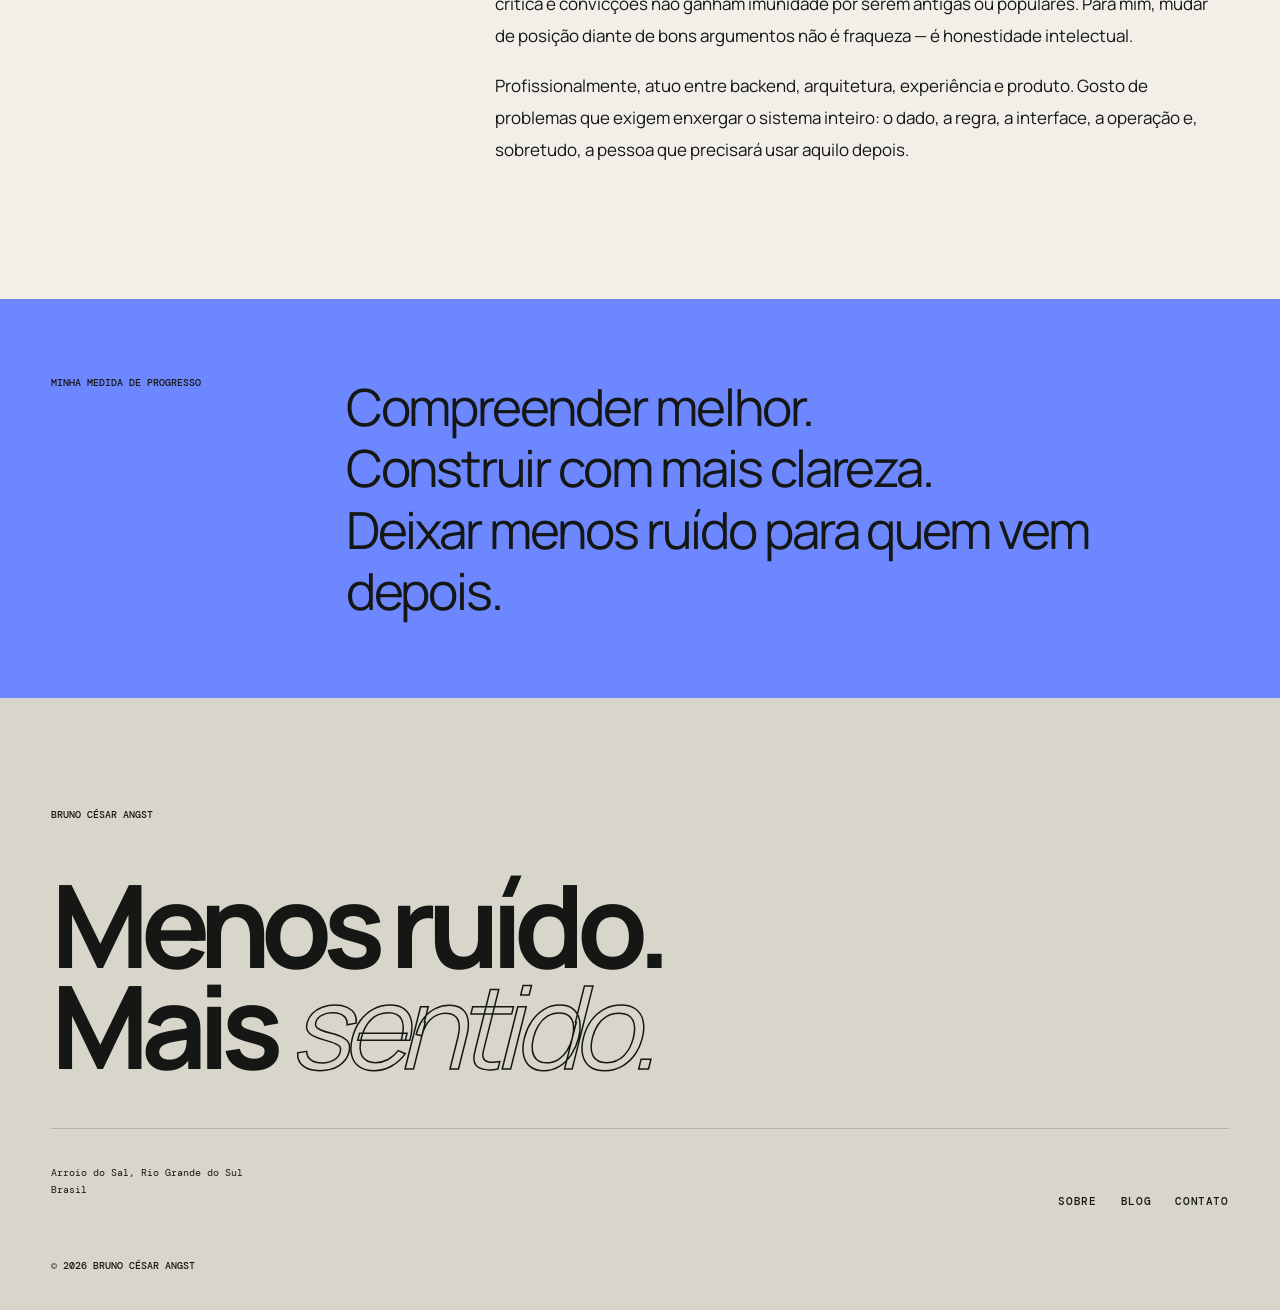
<file: sobre/index.html>
<!DOCTYPE html><html lang="pt-BR"><head><meta charSet="utf-8"/><meta name="viewport" content="width=device-width, initial-scale=1"/><link rel="stylesheet" href="/style-v2.css"/><title>Sobre — Bruno César Angst</title><meta name="description" content="Trajetória, pensamento e trabalho de Bruno César Angst."/></head><body><div hidden=""><!--$--><!--/$--></div><header><a class="marca" href="/"><span>BC</span><strong>ANGST</strong></a><nav class=""><a href="/sobre/">Sobre</a><a href="/agora/">Agora</a><a href="/principios/">Princípios</a><a href="/blog/">Blog</a><a href="/contato/">Contato</a></nav><div class="local"><i></i> Arroio do Sal · RS</div><button class="menu" aria-label="Abrir menu" aria-expanded="false"><span></span><span></span></button></header><main><section class="cabecalho-pagina"><div class="rotulo">[ Sobre ]</div><h1>Aprender não foi<br/>uma fase. <em>Virou método.</em></h1><p>Tenho 43 anos, vivo em Arroio do Sal e construo minha trajetória profissional no encontro entre curiosidade, engenharia e pensamento crítico.</p></section><section class="texto-editorial"><aside>BRUNO CÉSAR ANGST<br/>ARROIO DO SAL · RS</aside><div><h2>Desenvolvedor por ofício.<br/>Investigador por natureza.</h2><p>Não cheguei à tecnologia por fascínio com ferramentas. Cheguei pela vontade de entender como as coisas funcionam — e pela inquietação diante do que poderia funcionar melhor.</p><p>Minha aprendizagem acontece quando uma pergunta encontra prática. Estudo, confronto hipóteses, construo, observo o resultado e volto ao início com perguntas melhores. Isso vale para código, produto, história, filosofia ou qualquer assunto que mereça mais do que uma resposta rápida.</p><blockquote>Não procuro certezas confortáveis. Procuro explicações que resistam ao próximo “por quê?”.</blockquote><p>Minha visão é naturalista e cética: afirmações precisam de evidência, ideias precisam suportar crítica e convicções não ganham imunidade por serem antigas ou populares. Para mim, mudar de posição diante de bons argumentos não é fraqueza — é honestidade intelectual.</p><p>Profissionalmente, atuo entre backend, arquitetura, experiência e produto. Gosto de problemas que exigem enxergar o sistema inteiro: o dado, a regra, a interface, a operação e, sobretudo, a pessoa que precisará usar aquilo depois.</p></div></section><section class="assinatura"><span>Minha medida de progresso</span><p>Compreender melhor.<br/>Construir com mais clareza.<br/>Deixar menos ruído para quem vem depois.</p></section></main><!--$--><!--/$--><footer><div><span>Bruno César Angst</span><h2>Menos ruído.<br/>Mais <em>sentido.</em></h2></div><div class="rodape-fim"><p>Arroio do Sal, Rio Grande do Sul<br/>Brasil</p><div class="links-rodape"><a href="/sobre/">Sobre</a><a href="/blog/">Blog</a><a href="/contato/">Contato</a></div></div><small>© 2026 Bruno César Angst</small></footer></body></html>
</file>
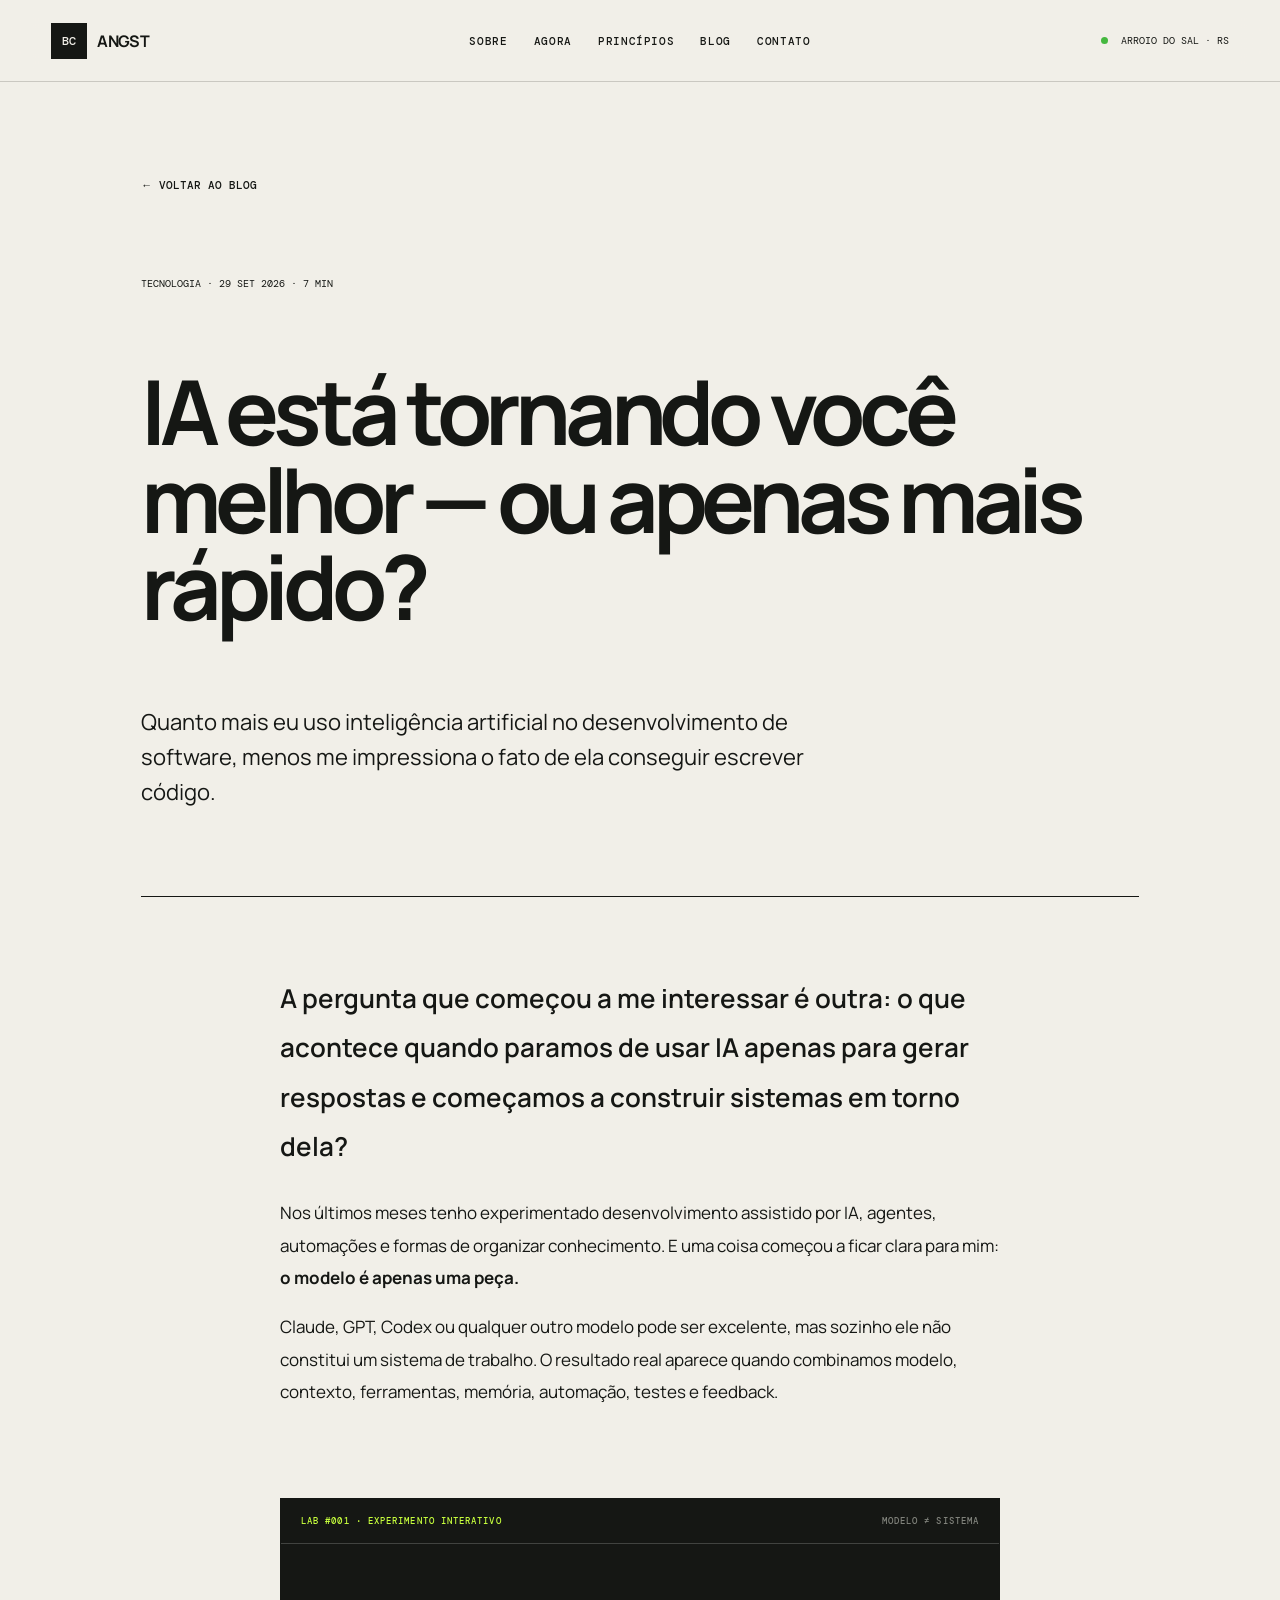
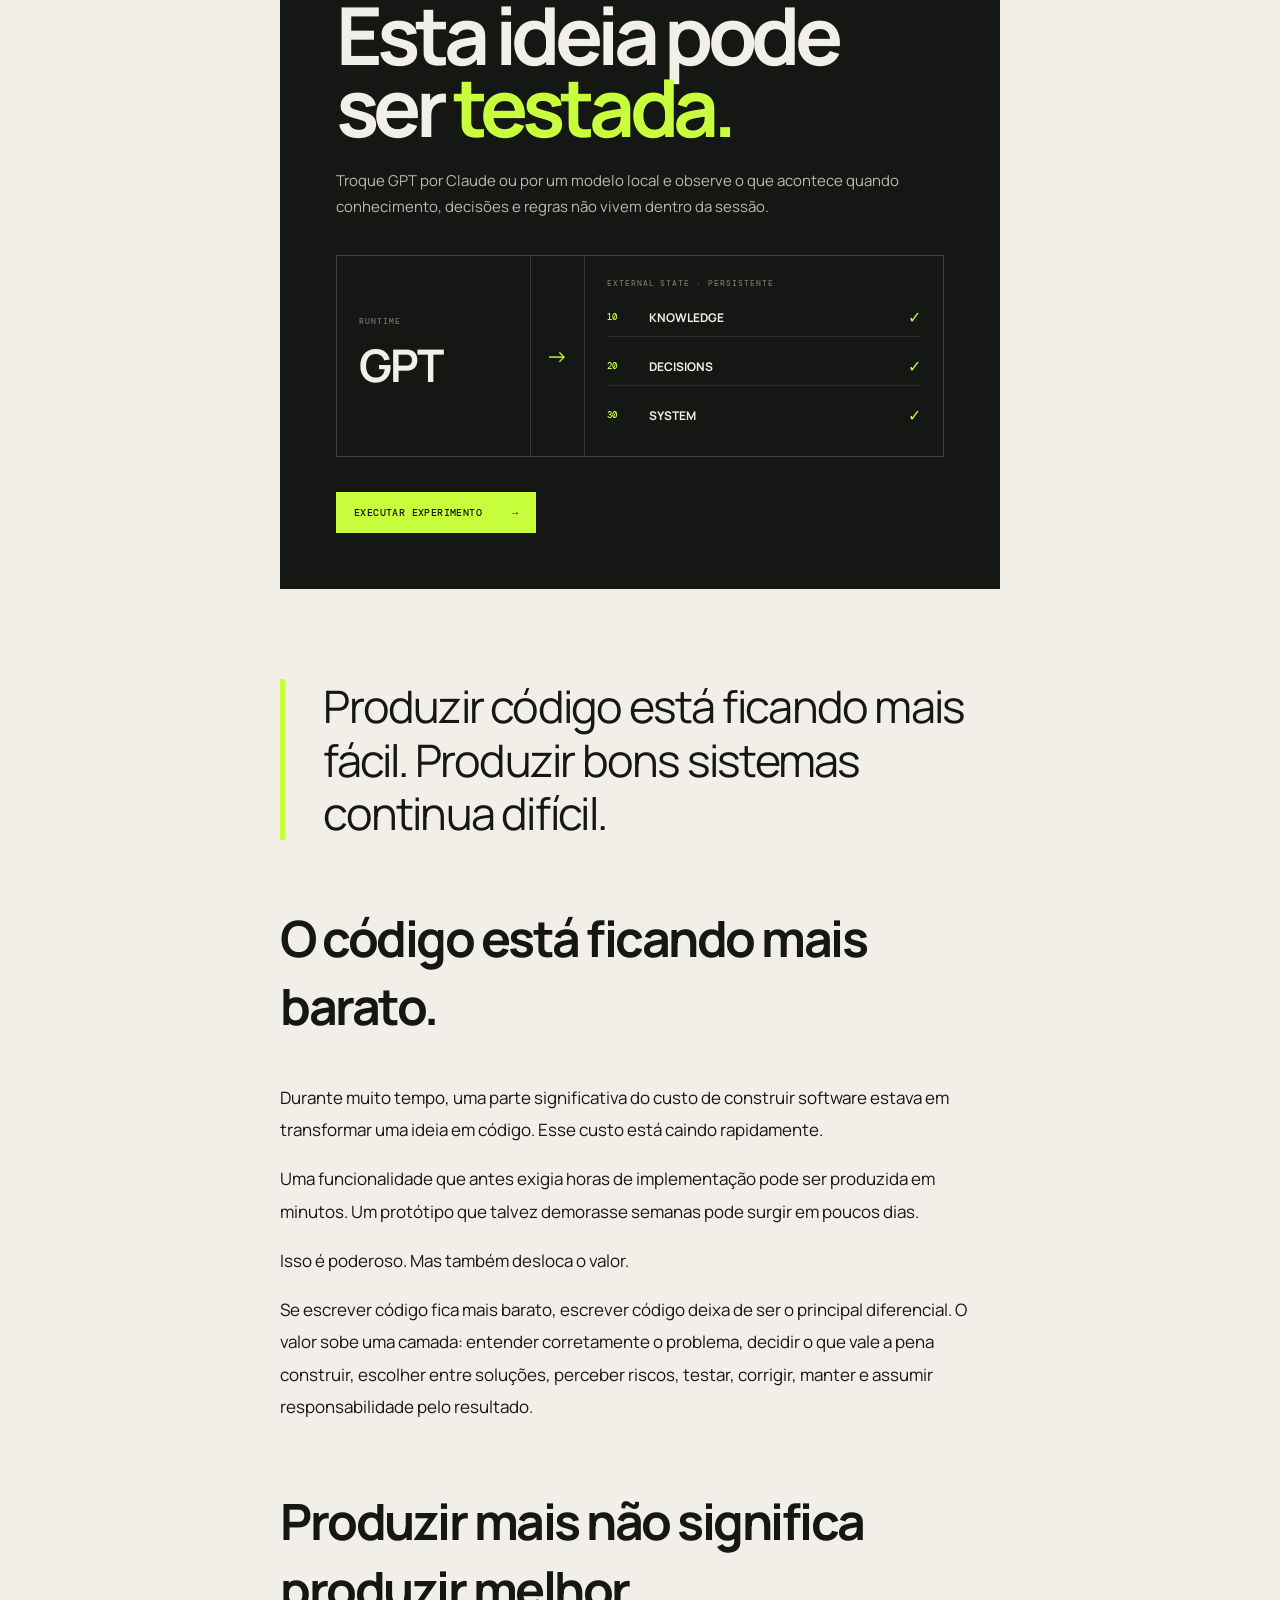
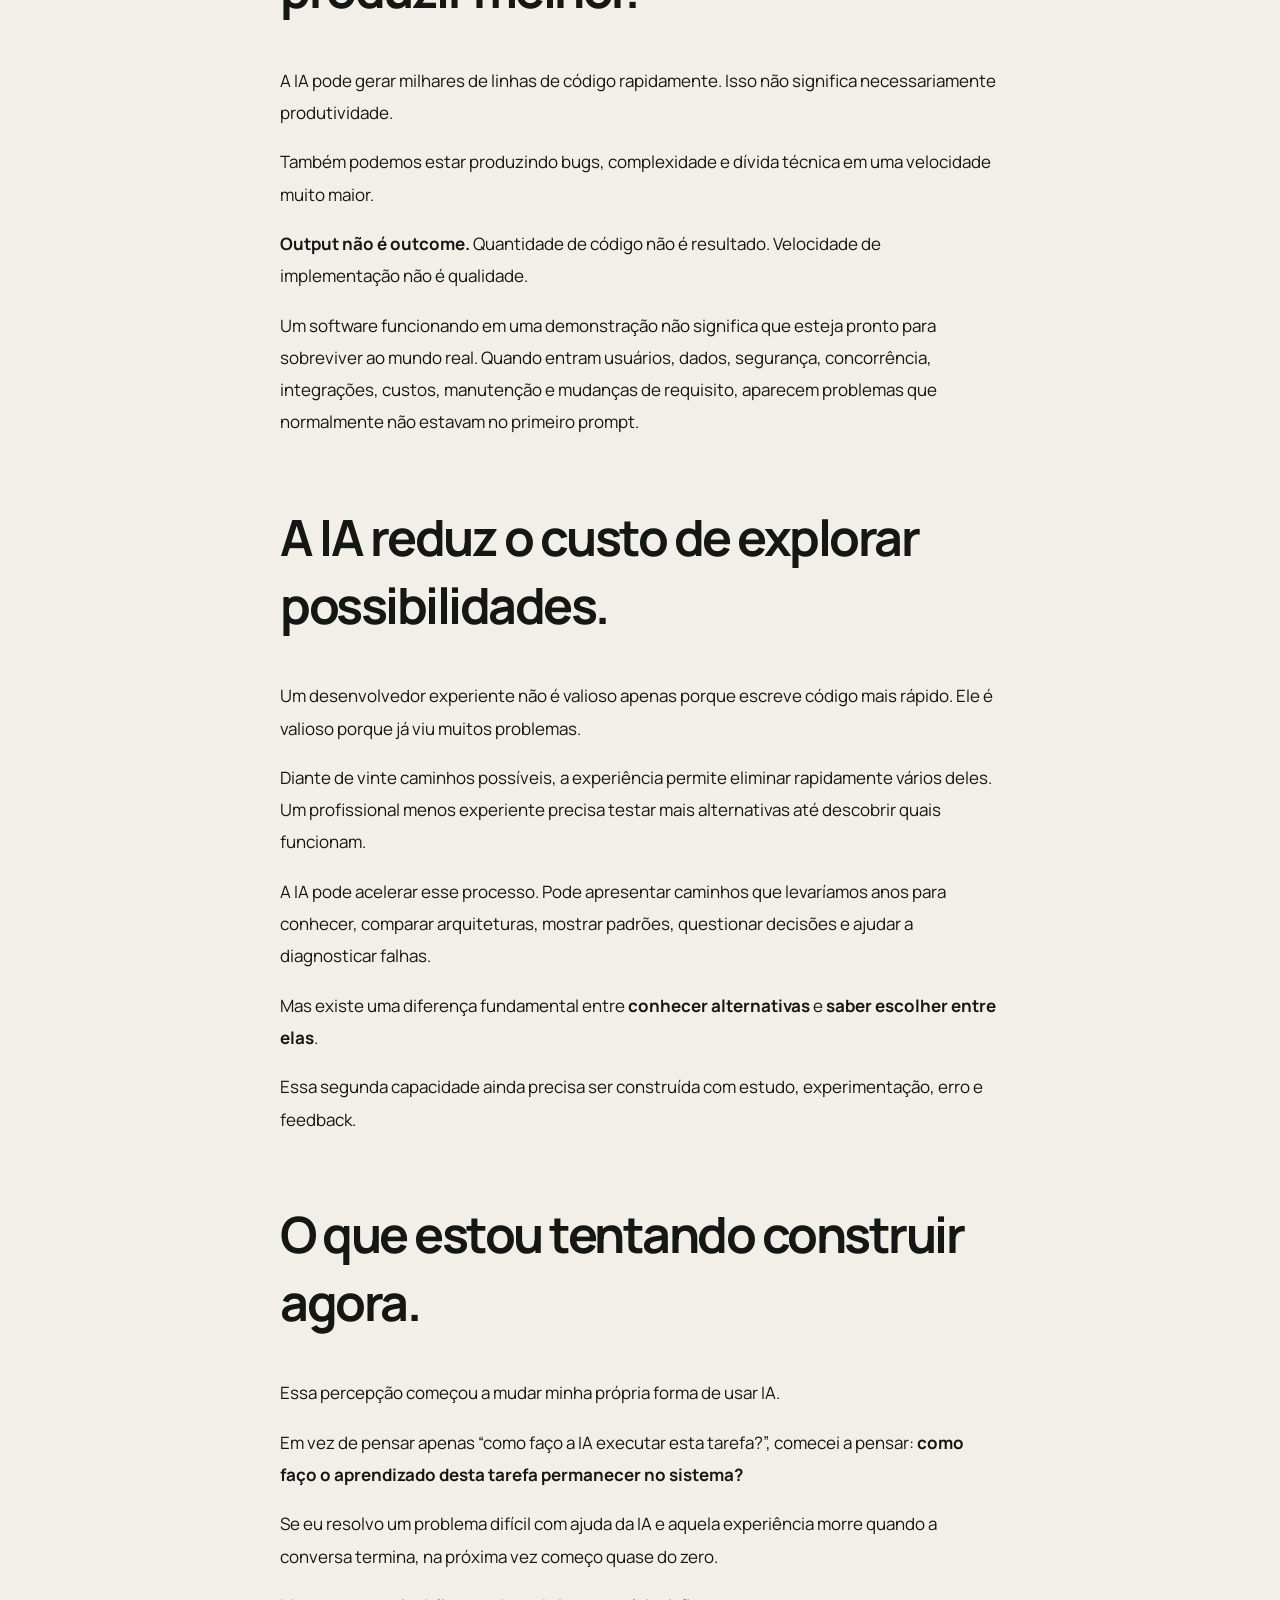
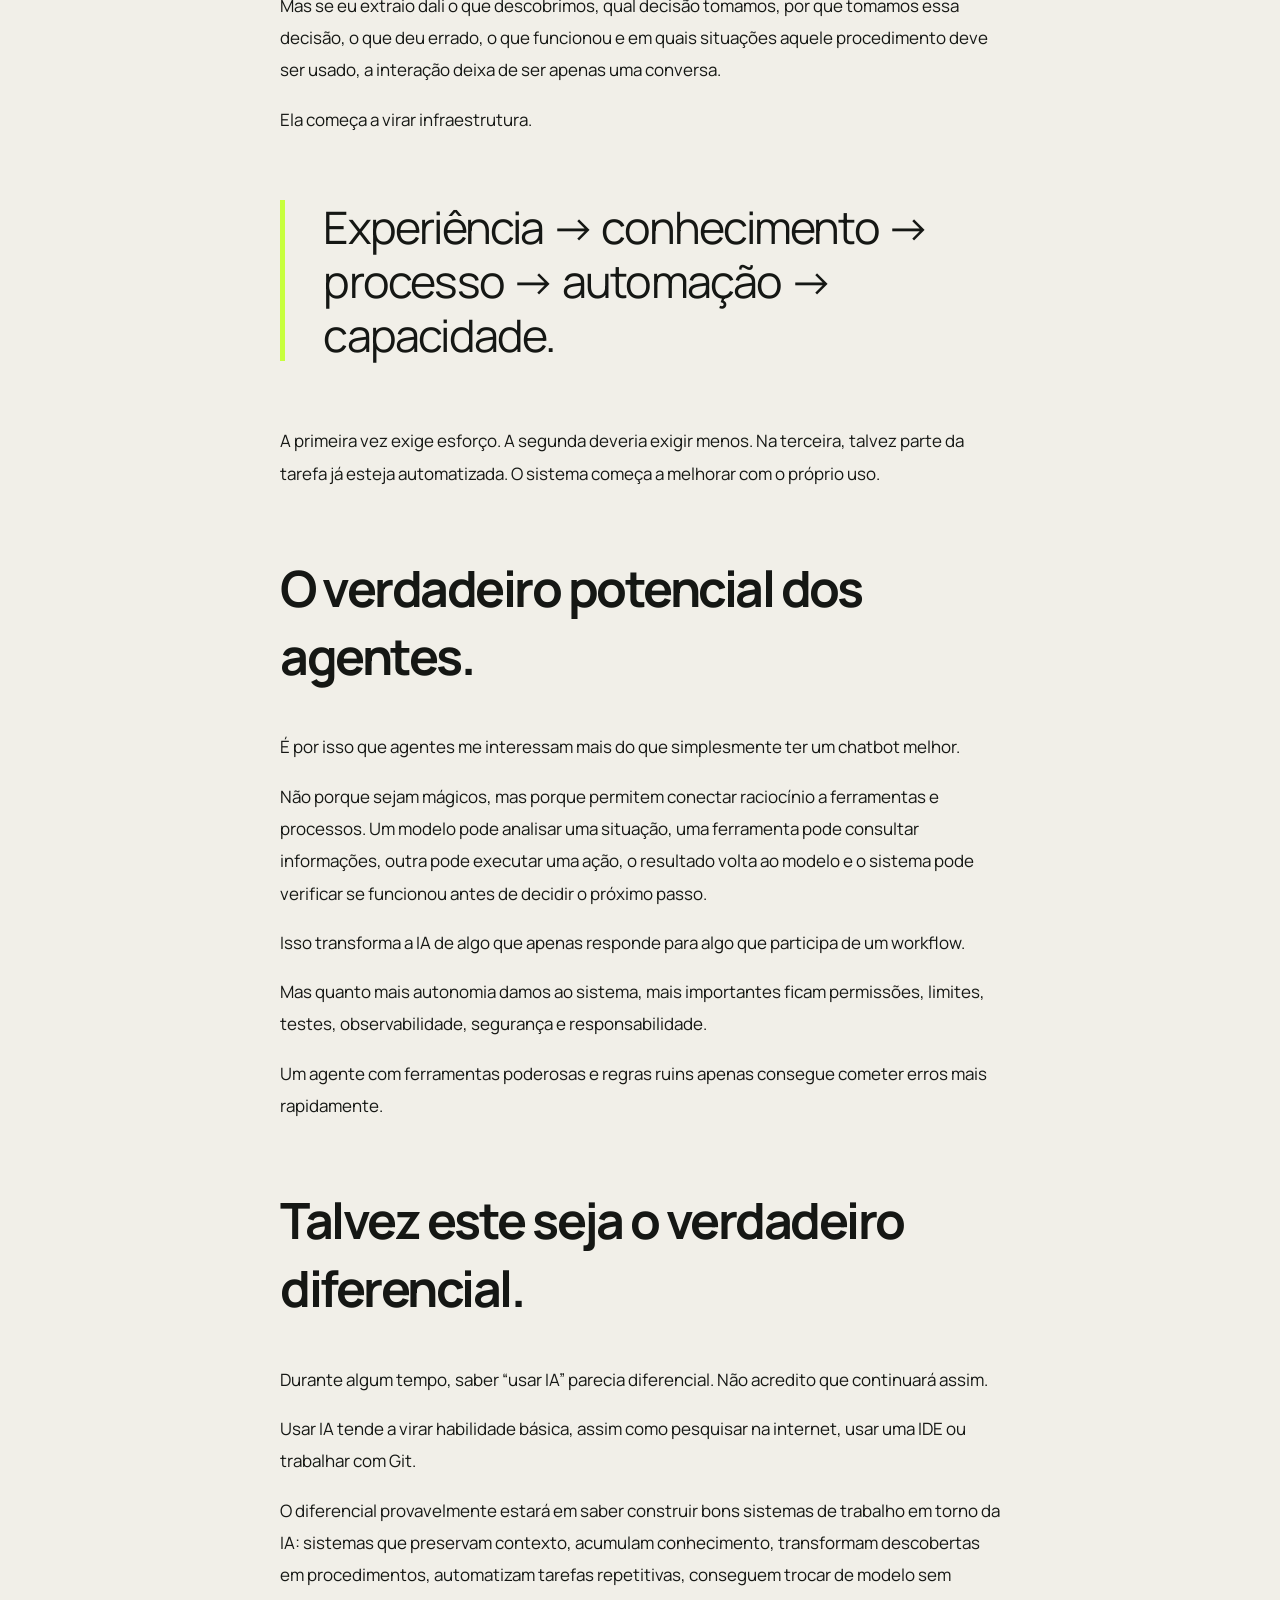
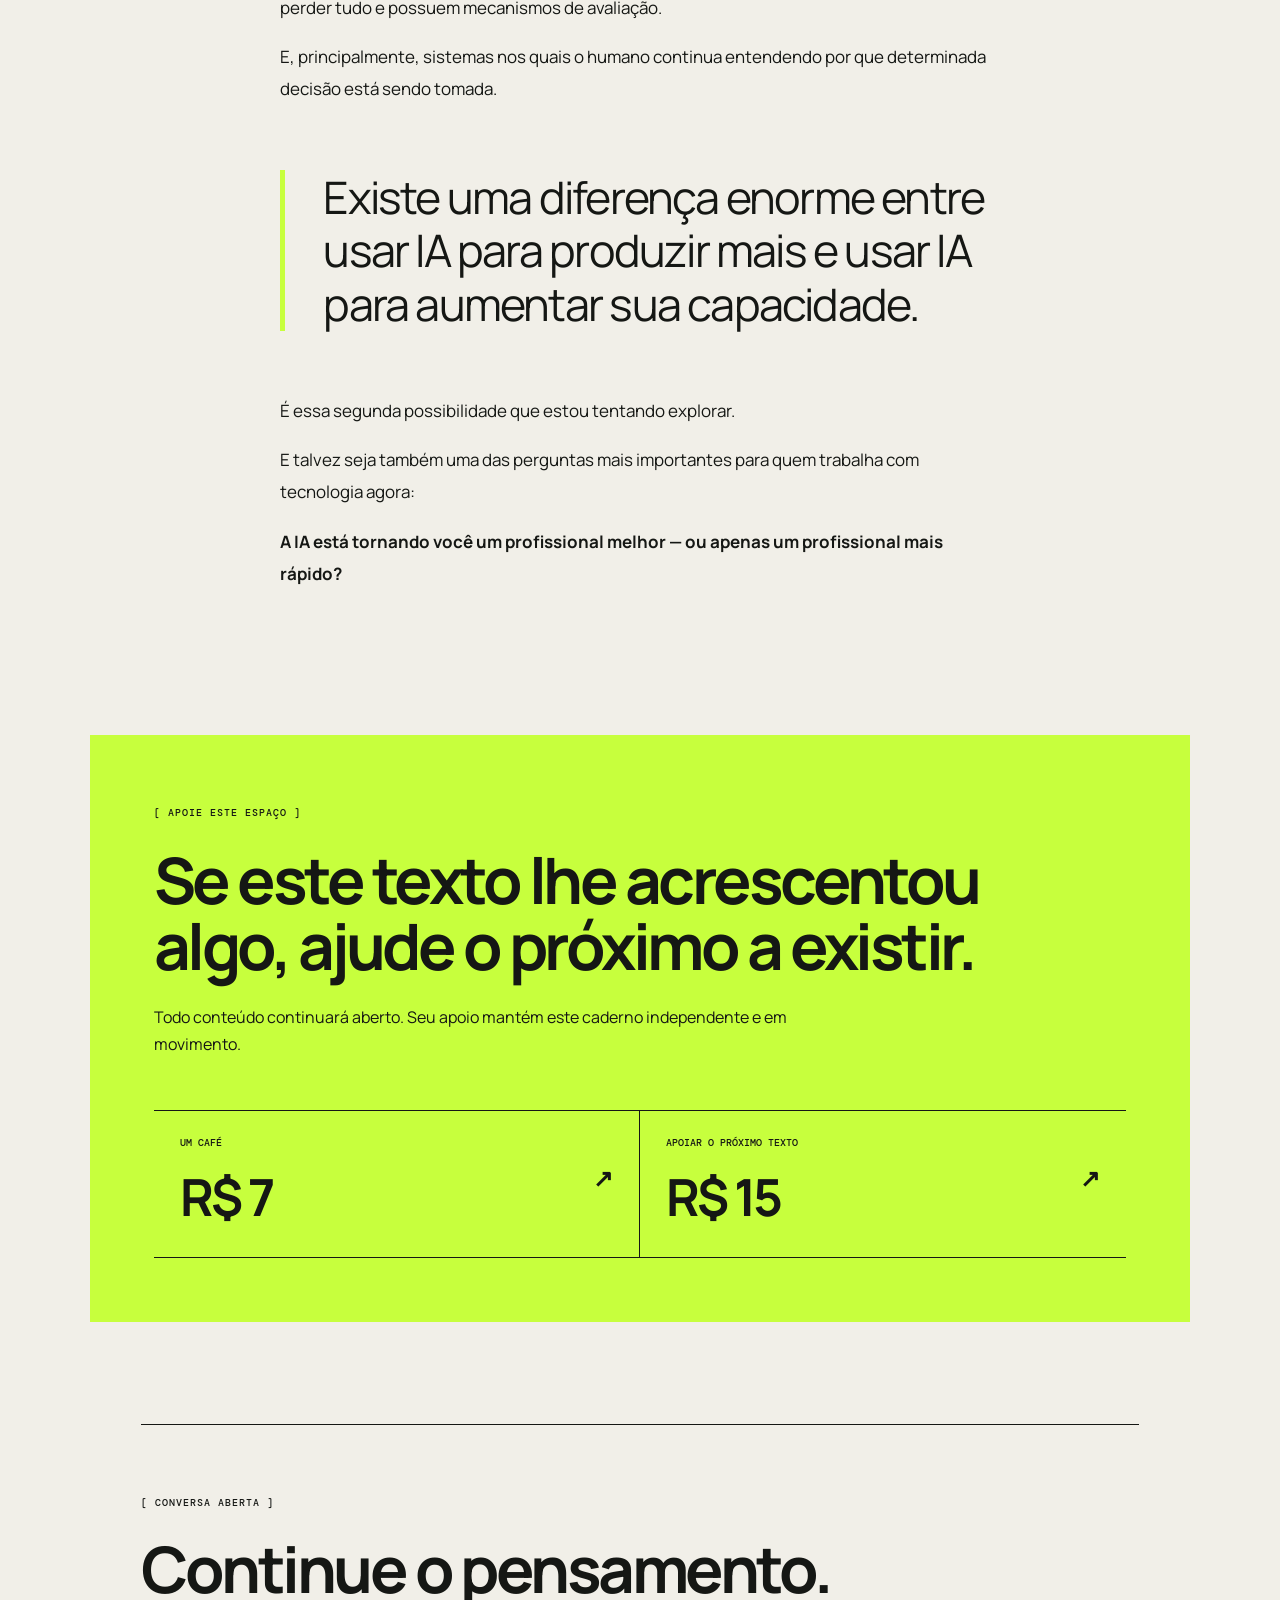
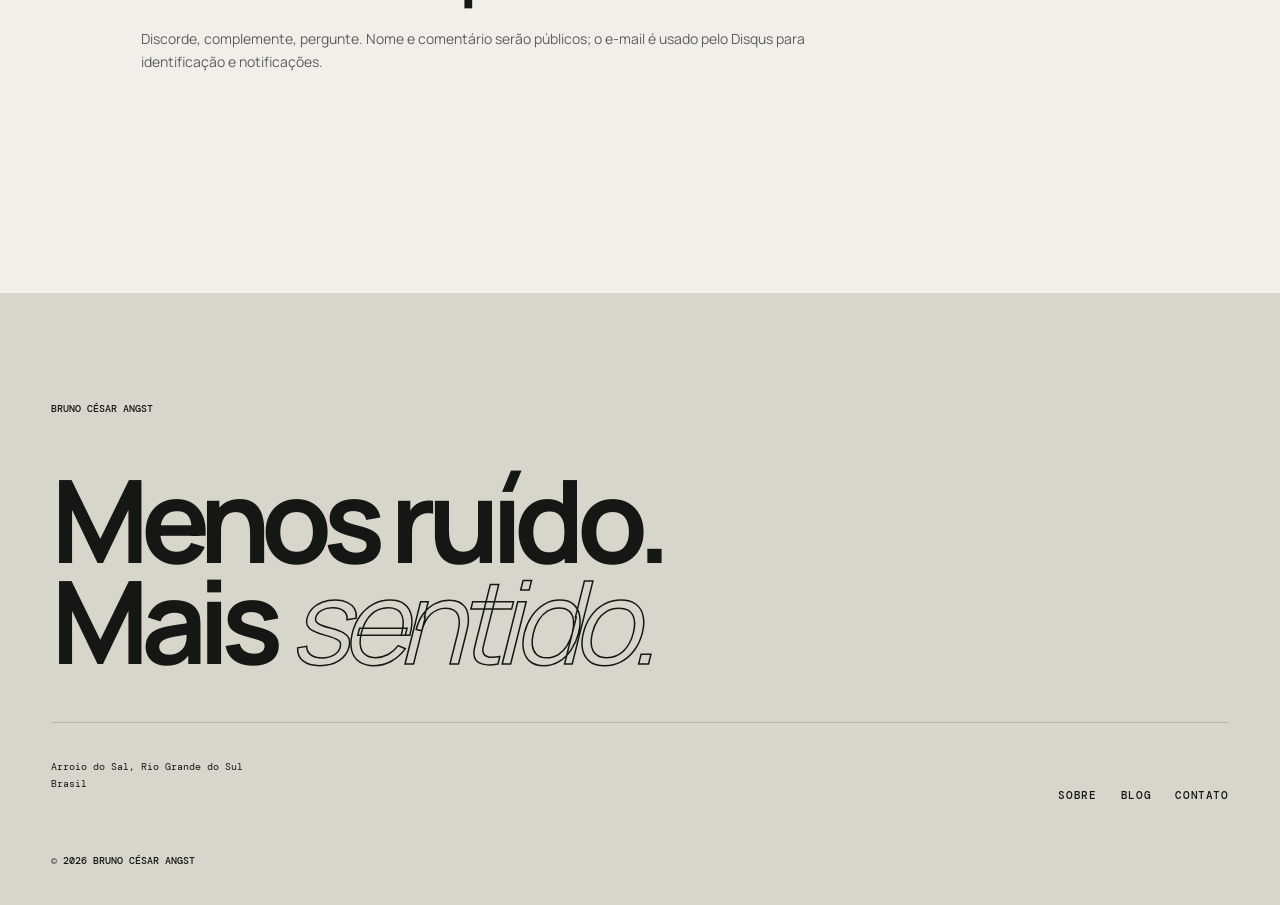
<file: blog/ia-esta-tornando-voce-melhor-ou-apenas-mais-rapido/index.html>
<!DOCTYPE html>
<html lang="pt-BR">
<head>
  <meta charset="utf-8"/>
  <meta name="viewport" content="width=device-width, initial-scale=1"/>

  <link rel="stylesheet" href="/style-v4.css"/>

  <title>
    IA está tornando você melhor — ou apenas mais rápido? — Bruno César Angst
  </title>

  <meta
    name="description"
    content="Uma reflexão sobre IA, agentes, automação e o novo papel do desenvolvedor: produzir mais código ou aumentar capacidade?"
  />

  <link
    rel="canonical"
    href="https://brunoangst.com.br/blog/ia-esta-tornando-voce-melhor-ou-apenas-mais-rapido/"
  />

  <meta property="og:type" content="article"/>
  <meta property="og:locale" content="pt_BR"/>
  <meta property="og:site_name" content="Bruno César Angst"/>

  <meta
    property="og:title"
    content="IA está tornando você melhor — ou apenas mais rápido?"
  />

  <meta
    property="og:description"
    content="Produzir código está ficando mais fácil. Produzir bons sistemas continua difícil. Uma reflexão sobre IA, engenharia e capacidade."
  />

  <meta
    property="og:url"
    content="https://brunoangst.com.br/blog/ia-esta-tornando-voce-melhor-ou-apenas-mais-rapido/"
  />

  <meta name="twitter:card" content="summary"/>

  <meta
    name="twitter:title"
    content="IA está tornando você melhor — ou apenas mais rápido?"
  />

  <meta
    name="twitter:description"
    content="Produzir código está ficando mais fácil. Produzir bons sistemas continua difícil."
  />

  <script type="application/ld+json">
  {
    "@context": "https://schema.org",
    "@type": "BlogPosting",
    "headline": "IA está tornando você melhor — ou apenas mais rápido?",
    "description": "Uma reflexão sobre IA, agentes, automação e o novo papel do desenvolvedor: produzir mais código ou aumentar capacidade?",
    "datePublished": "2026-09-29",
    "dateModified": "2026-09-29",
    "inLanguage": "pt-BR",
    "mainEntityOfPage": "https://brunoangst.com.br/blog/ia-esta-tornando-voce-melhor-ou-apenas-mais-rapido/",
    "author": {
      "@type": "Person",
      "name": "Bruno César Angst",
      "url": "https://brunoangst.com.br/sobre/"
    },
    "publisher": {
      "@type": "Person",
      "name": "Bruno César Angst",
      "url": "https://brunoangst.com.br/"
    }
  }
  </script>

  <style>
    /* =====================================================
       LAB CARD DENTRO DO ARTIGO
       ===================================================== */

    .artigo-lab {
      position: relative;

      margin:
        clamp(55px, 7vw, 90px)
        0;

      overflow: hidden;

      border:
        1px solid
        var(--tinta);

      background:
        var(--tinta);

      color:
        var(--papel);
    }

    .artigo-lab-top {
      display: flex;

      justify-content: space-between;
      align-items: center;

      gap: 20px;

      padding:
        16px
        20px;

      border-bottom:
        1px solid
        #ffffff30;

      font:
        500
        9px
        "DM Mono",
        monospace;

      letter-spacing:
        .12em;

      text-transform:
        uppercase;
    }

    .artigo-lab-top span:first-child {
      color:
        var(--lima);
    }

    .artigo-lab-top span:last-child {
      color:
        #81837c;
    }

    .artigo-lab-body {
      padding:
        clamp(30px, 5vw, 55px);
    }

    .artigo-lab-body h3 {
      margin:
        0
        0
        25px;

      font-size:
        clamp(
          42px,
          7vw,
          80px
        );

      line-height:
        .9;

      letter-spacing:
        -.07em;
    }

    .artigo-lab-body h3 span {
      color:
        var(--lima);
    }

    .artigo-lab-body > p {
      max-width:
        620px;

      margin:
        0
        0
        32px;

      color:
        #b7b9b2;

      font-size:
        15px;

      line-height:
        1.75;
    }

    .artigo-lab-demo {
      display: grid;

      grid-template-columns:
        minmax(110px, .7fr)
        55px
        minmax(190px, 1.3fr);

      align-items:
        stretch;

      margin:
        35px
        0;

      border:
        1px solid
        #ffffff30;
    }

    .artigo-lab-runtime,
    .artigo-lab-state {
      padding:
        22px;
    }

    .artigo-lab-runtime {
      display: flex;

      flex-direction:
        column;

      justify-content:
        center;
    }

    .artigo-lab-runtime small,
    .artigo-lab-state small {
      color:
        #74766f;

      font:
        500
        8px
        "DM Mono",
        monospace;

      letter-spacing:
        .12em;

      text-transform:
        uppercase;
    }

    .artigo-lab-runtime strong {
      display:
        block;

      margin-top:
        8px;

      font-size:
        clamp(
          28px,
          4vw,
          45px
        );

      letter-spacing:
        -.05em;
    }

    .artigo-lab-arrow {
      display:
        grid;

      place-items:
        center;

      border-left:
        1px solid
        #ffffff25;

      border-right:
        1px solid
        #ffffff25;

      color:
        var(--lima);

      font-size:
        22px;
    }

    .artigo-lab-state {
      display:
        grid;

      gap:
        10px;
    }

    .artigo-lab-state div {
      display:
        grid;

      grid-template-columns:
        30px
        1fr
        auto;

      align-items:
        center;

      gap:
        12px;

      padding:
        8px
        0;

      border-bottom:
        1px solid
        #ffffff17;
    }

    .artigo-lab-state div:last-child {
      border-bottom:
        0;
    }

    .artigo-lab-state span {
      color:
        var(--lima);

      font:
        500
        9px
        "DM Mono",
        monospace;
    }

    .artigo-lab-state strong {
      font-size:
        12px;
    }

    .artigo-lab-state b {
      color:
        var(--lima);

      font-weight:
        400;
    }

    .artigo-lab-action {
      display:
        inline-flex;

      align-items:
        center;

      gap:
        30px;

      padding:
        14px
        18px;

      background:
        var(--lima);

      color:
        var(--tinta);

      font:
        500
        10px
        "DM Mono",
        monospace;

      letter-spacing:
        .04em;

      text-transform:
        uppercase;

      transition:
        gap
        .2s
        ease;
    }

    .artigo-lab-action:hover {
      gap:
        40px;
    }


    @media (max-width: 760px) {

      .artigo-lab-top {
        align-items:
          flex-start;

        flex-direction:
          column;

        gap:
          8px;
      }

      .artigo-lab-demo {
        grid-template-columns:
          1fr;
      }

      .artigo-lab-arrow {
        min-height:
          45px;

        border-left:
          0;

        border-right:
          0;

        border-top:
          1px solid
          #ffffff25;

        border-bottom:
          1px solid
          #ffffff25;

        transform:
          none;

        font-size:
          0;
      }

      .artigo-lab-arrow::before {
        content:
          "↓";

        font-size:
          22px;

        color:
          var(--lima);
      }

    }


    @media (prefers-reduced-motion: reduce) {

      .artigo-lab-action {
        transition:
          none;
      }

    }
  </style>
</head>

<body>

  <div hidden="">
    <!--$-->
    <!--/$-->
  </div>


  <header>

    <a
      class="marca"
      href="/"
    >
      <span>BC</span>
      <strong>ANGST</strong>
    </a>

    <nav class="">

      <a href="/sobre/">
        Sobre
      </a>

      <a href="/agora/">
        Agora
      </a>

      <a href="/principios/">
        Princípios
      </a>

      <a href="/blog/">
        Blog
      </a>

      <a href="/contato/">
        Contato
      </a>

    </nav>

    <div class="local">
      <i></i>
      Arroio do Sal · RS
    </div>

    <button
      class="menu"
      aria-label="Abrir menu"
      aria-expanded="false"
    >
      <span></span>
      <span></span>
    </button>

  </header>


  <main>

    <article class="artigo-inteiro">

      <a
        class="voltar"
        href="/blog/"
      >
        ← Voltar ao blog
      </a>


      <header>

        <span>
          TECNOLOGIA · 29 SET 2026 · 7 MIN
        </span>

        <h1>
          IA está tornando você melhor — ou apenas mais rápido?
        </h1>

        <p>
          Quanto mais eu uso inteligência artificial no desenvolvimento de software,
          menos me impressiona o fato de ela conseguir escrever código.
        </p>

      </header>


      <div class="corpo-artigo">

        <p class="abertura">
          A pergunta que começou a me interessar é outra:
          o que acontece quando paramos de usar IA apenas para gerar respostas
          e começamos a construir sistemas em torno dela?
        </p>

        <p>
          Nos últimos meses tenho experimentado desenvolvimento assistido por IA,
          agentes, automações e formas de organizar conhecimento.
          E uma coisa começou a ficar clara para mim:
          <strong>o modelo é apenas uma peça.</strong>
        </p>

        <p>
          Claude, GPT, Codex ou qualquer outro modelo pode ser excelente,
          mas sozinho ele não constitui um sistema de trabalho.
          O resultado real aparece quando combinamos modelo, contexto,
          ferramentas, memória, automação, testes e feedback.
        </p>


        <!-- =================================================
             LAB #001
             ================================================= -->

        <aside class="artigo-lab">

          <div class="artigo-lab-top">

            <span>
              LAB #001 · EXPERIMENTO INTERATIVO
            </span>

            <span>
              MODELO ≠ SISTEMA
            </span>

          </div>


          <div class="artigo-lab-body">

            <h3>
              Esta ideia pode
              <br>
              ser <span>testada.</span>
            </h3>

            <p>
              Troque GPT por Claude ou por um modelo local e observe
              o que acontece quando conhecimento, decisões e regras
              não vivem dentro da sessão.
            </p>


            <div class="artigo-lab-demo">

              <div class="artigo-lab-runtime">

                <small>
                  RUNTIME
                </small>

                <strong>
                  GPT
                </strong>

              </div>


              <div class="artigo-lab-arrow">
                →
              </div>


              <div class="artigo-lab-state">

                <small>
                  EXTERNAL STATE · PERSISTENTE
                </small>

                <div>
                  <span>10</span>
                  <strong>KNOWLEDGE</strong>
                  <b>✓</b>
                </div>

                <div>
                  <span>20</span>
                  <strong>DECISIONS</strong>
                  <b>✓</b>
                </div>

                <div>
                  <span>30</span>
                  <strong>SYSTEM</strong>
                  <b>✓</b>
                </div>

              </div>

            </div>


            <a
              class="artigo-lab-action"
              href="/lab/modelo-nao-e-sistema/"
            >
              Executar experimento
              <span>→</span>
            </a>

          </div>

        </aside>


        <blockquote>
          Produzir código está ficando mais fácil.
          Produzir bons sistemas continua difícil.
        </blockquote>


        <h2>
          O código está ficando mais barato.
        </h2>

        <p>
          Durante muito tempo, uma parte significativa do custo de construir
          software estava em transformar uma ideia em código.
          Esse custo está caindo rapidamente.
        </p>

        <p>
          Uma funcionalidade que antes exigia horas de implementação
          pode ser produzida em minutos.
          Um protótipo que talvez demorasse semanas pode surgir em poucos dias.
        </p>

        <p>
          Isso é poderoso.
          Mas também desloca o valor.
        </p>

        <p>
          Se escrever código fica mais barato,
          escrever código deixa de ser o principal diferencial.
          O valor sobe uma camada:
          entender corretamente o problema,
          decidir o que vale a pena construir,
          escolher entre soluções,
          perceber riscos,
          testar,
          corrigir,
          manter e assumir responsabilidade pelo resultado.
        </p>


        <h2>
          Produzir mais não significa produzir melhor.
        </h2>

        <p>
          A IA pode gerar milhares de linhas de código rapidamente.
          Isso não significa necessariamente produtividade.
        </p>

        <p>
          Também podemos estar produzindo bugs,
          complexidade e dívida técnica em uma velocidade muito maior.
        </p>

        <p>
          <strong>Output não é outcome.</strong>
          Quantidade de código não é resultado.
          Velocidade de implementação não é qualidade.
        </p>

        <p>
          Um software funcionando em uma demonstração
          não significa que esteja pronto para sobreviver ao mundo real.
          Quando entram usuários, dados, segurança, concorrência,
          integrações, custos, manutenção e mudanças de requisito,
          aparecem problemas que normalmente não estavam no primeiro prompt.
        </p>


        <h2>
          A IA reduz o custo de explorar possibilidades.
        </h2>

        <p>
          Um desenvolvedor experiente não é valioso apenas porque
          escreve código mais rápido.
          Ele é valioso porque já viu muitos problemas.
        </p>

        <p>
          Diante de vinte caminhos possíveis,
          a experiência permite eliminar rapidamente vários deles.
          Um profissional menos experiente precisa testar mais alternativas
          até descobrir quais funcionam.
        </p>

        <p>
          A IA pode acelerar esse processo.
          Pode apresentar caminhos que levaríamos anos para conhecer,
          comparar arquiteturas,
          mostrar padrões,
          questionar decisões
          e ajudar a diagnosticar falhas.
        </p>

        <p>
          Mas existe uma diferença fundamental entre
          <strong>conhecer alternativas</strong>
          e
          <strong>saber escolher entre elas</strong>.
        </p>

        <p>
          Essa segunda capacidade ainda precisa ser construída
          com estudo, experimentação, erro e feedback.
        </p>


        <h2>
          O que estou tentando construir agora.
        </h2>

        <p>
          Essa percepção começou a mudar minha própria forma de usar IA.
        </p>

        <p>
          Em vez de pensar apenas
          “como faço a IA executar esta tarefa?”,
          comecei a pensar:
          <strong>
            como faço o aprendizado desta tarefa permanecer no sistema?
          </strong>
        </p>

        <p>
          Se eu resolvo um problema difícil com ajuda da IA
          e aquela experiência morre quando a conversa termina,
          na próxima vez começo quase do zero.
        </p>

        <p>
          Mas se eu extraio dali o que descobrimos,
          qual decisão tomamos,
          por que tomamos essa decisão,
          o que deu errado,
          o que funcionou
          e em quais situações aquele procedimento deve ser usado,
          a interação deixa de ser apenas uma conversa.
        </p>

        <p>
          Ela começa a virar infraestrutura.
        </p>

        <blockquote>
          Experiência → conhecimento → processo → automação → capacidade.
        </blockquote>

        <p>
          A primeira vez exige esforço.
          A segunda deveria exigir menos.
          Na terceira, talvez parte da tarefa já esteja automatizada.
          O sistema começa a melhorar com o próprio uso.
        </p>


        <h2>
          O verdadeiro potencial dos agentes.
        </h2>

        <p>
          É por isso que agentes me interessam mais
          do que simplesmente ter um chatbot melhor.
        </p>

        <p>
          Não porque sejam mágicos,
          mas porque permitem conectar raciocínio a ferramentas e processos.
          Um modelo pode analisar uma situação,
          uma ferramenta pode consultar informações,
          outra pode executar uma ação,
          o resultado volta ao modelo
          e o sistema pode verificar se funcionou
          antes de decidir o próximo passo.
        </p>

        <p>
          Isso transforma a IA de algo que apenas responde
          para algo que participa de um workflow.
        </p>

        <p>
          Mas quanto mais autonomia damos ao sistema,
          mais importantes ficam permissões,
          limites,
          testes,
          observabilidade,
          segurança e responsabilidade.
        </p>

        <p>
          Um agente com ferramentas poderosas e regras ruins
          apenas consegue cometer erros mais rapidamente.
        </p>


        <h2>
          Talvez este seja o verdadeiro diferencial.
        </h2>

        <p>
          Durante algum tempo,
          saber “usar IA” parecia diferencial.
          Não acredito que continuará assim.
        </p>

        <p>
          Usar IA tende a virar habilidade básica,
          assim como pesquisar na internet,
          usar uma IDE
          ou trabalhar com Git.
        </p>

        <p>
          O diferencial provavelmente estará em saber construir
          bons sistemas de trabalho em torno da IA:
          sistemas que preservam contexto,
          acumulam conhecimento,
          transformam descobertas em procedimentos,
          automatizam tarefas repetitivas,
          conseguem trocar de modelo sem perder tudo
          e possuem mecanismos de avaliação.
        </p>

        <p>
          E, principalmente,
          sistemas nos quais o humano continua entendendo
          por que determinada decisão está sendo tomada.
        </p>

        <blockquote>
          Existe uma diferença enorme entre usar IA para produzir mais
          e usar IA para aumentar sua capacidade.
        </blockquote>

        <p>
          É essa segunda possibilidade que estou tentando explorar.
        </p>

        <p>
          E talvez seja também uma das perguntas mais importantes
          para quem trabalha com tecnologia agora:
        </p>

        <p>
          <strong>
            A IA está tornando você um profissional melhor
            — ou apenas um profissional mais rápido?
          </strong>
        </p>

      </div>

    </article>


    <section class="apoio">

      <span>
        [ APOIE ESTE ESPAÇO ]
      </span>

      <h2>
        Se este texto lhe acrescentou algo,
        ajude o próximo a existir.
      </h2>

      <p>
        Todo conteúdo continuará aberto.
        Seu apoio mantém este caderno independente e em movimento.
      </p>

      <div class="apoio-opcoes">

        <a
          href="https://mpago.li/1zeMPR8"
          target="_blank"
          rel="noopener noreferrer"
        >
          <small>
            Um café
          </small>

          <strong>
            R$ 7
          </strong>

          <b>
            ↗
          </b>
        </a>

        <a
          href="https://mpago.li/1EDxNHm"
          target="_blank"
          rel="noopener noreferrer"
        >
          <small>
            Apoiar o próximo texto
          </small>

          <strong>
            R$ 15
          </strong>

          <b>
            ↗
          </b>
        </a>

      </div>

    </section>


    <section class="comentarios">

      <div class="comentarios-cabecalho">

        <span>
          [ CONVERSA ABERTA ]
        </span>

        <h2>
          Continue o pensamento.
        </h2>

        <p>
          Discorde, complemente, pergunte.
          Nome e comentário serão públicos;
          o e-mail é usado pelo Disqus para identificação e notificações.
        </p>

      </div>

      <div id="disqus_thread"></div>

      <noscript>
        Ative o JavaScript para visualizar os comentários.
      </noscript>

    </section>

  </main>


  <script>
    var disqus_config = function () {
      this.page.url =
        "https://brunoangst.com.br/blog/ia-esta-tornando-voce-melhor-ou-apenas-mais-rapido/";

      this.page.identifier =
        "ia-esta-tornando-voce-melhor-ou-apenas-mais-rapido";
    };

    (function () {
      var d = document;
      var s = d.createElement("script");

      s.src =
        "https://bruno-cesar-angst.disqus.com/embed.js";

      s.setAttribute(
        "data-timestamp",
        +new Date()
      );

      (d.head || d.body).appendChild(s);
    })();
  </script>


  <footer>

    <div>

      <span>
        Bruno César Angst
      </span>

      <h2>
        Menos ruído.
        <br>
        Mais <em>sentido.</em>
      </h2>

    </div>


    <div class="rodape-fim">

      <p>
        Arroio do Sal, Rio Grande do Sul
        <br>
        Brasil
      </p>

      <div class="links-rodape">

        <a href="/sobre/">
          Sobre
        </a>

        <a href="/blog/">
          Blog
        </a>

        <a href="/contato/">
          Contato
        </a>

      </div>

    </div>

    <small>
      © 2026 Bruno César Angst
    </small>

  </footer>

</body>
</html>
</file>
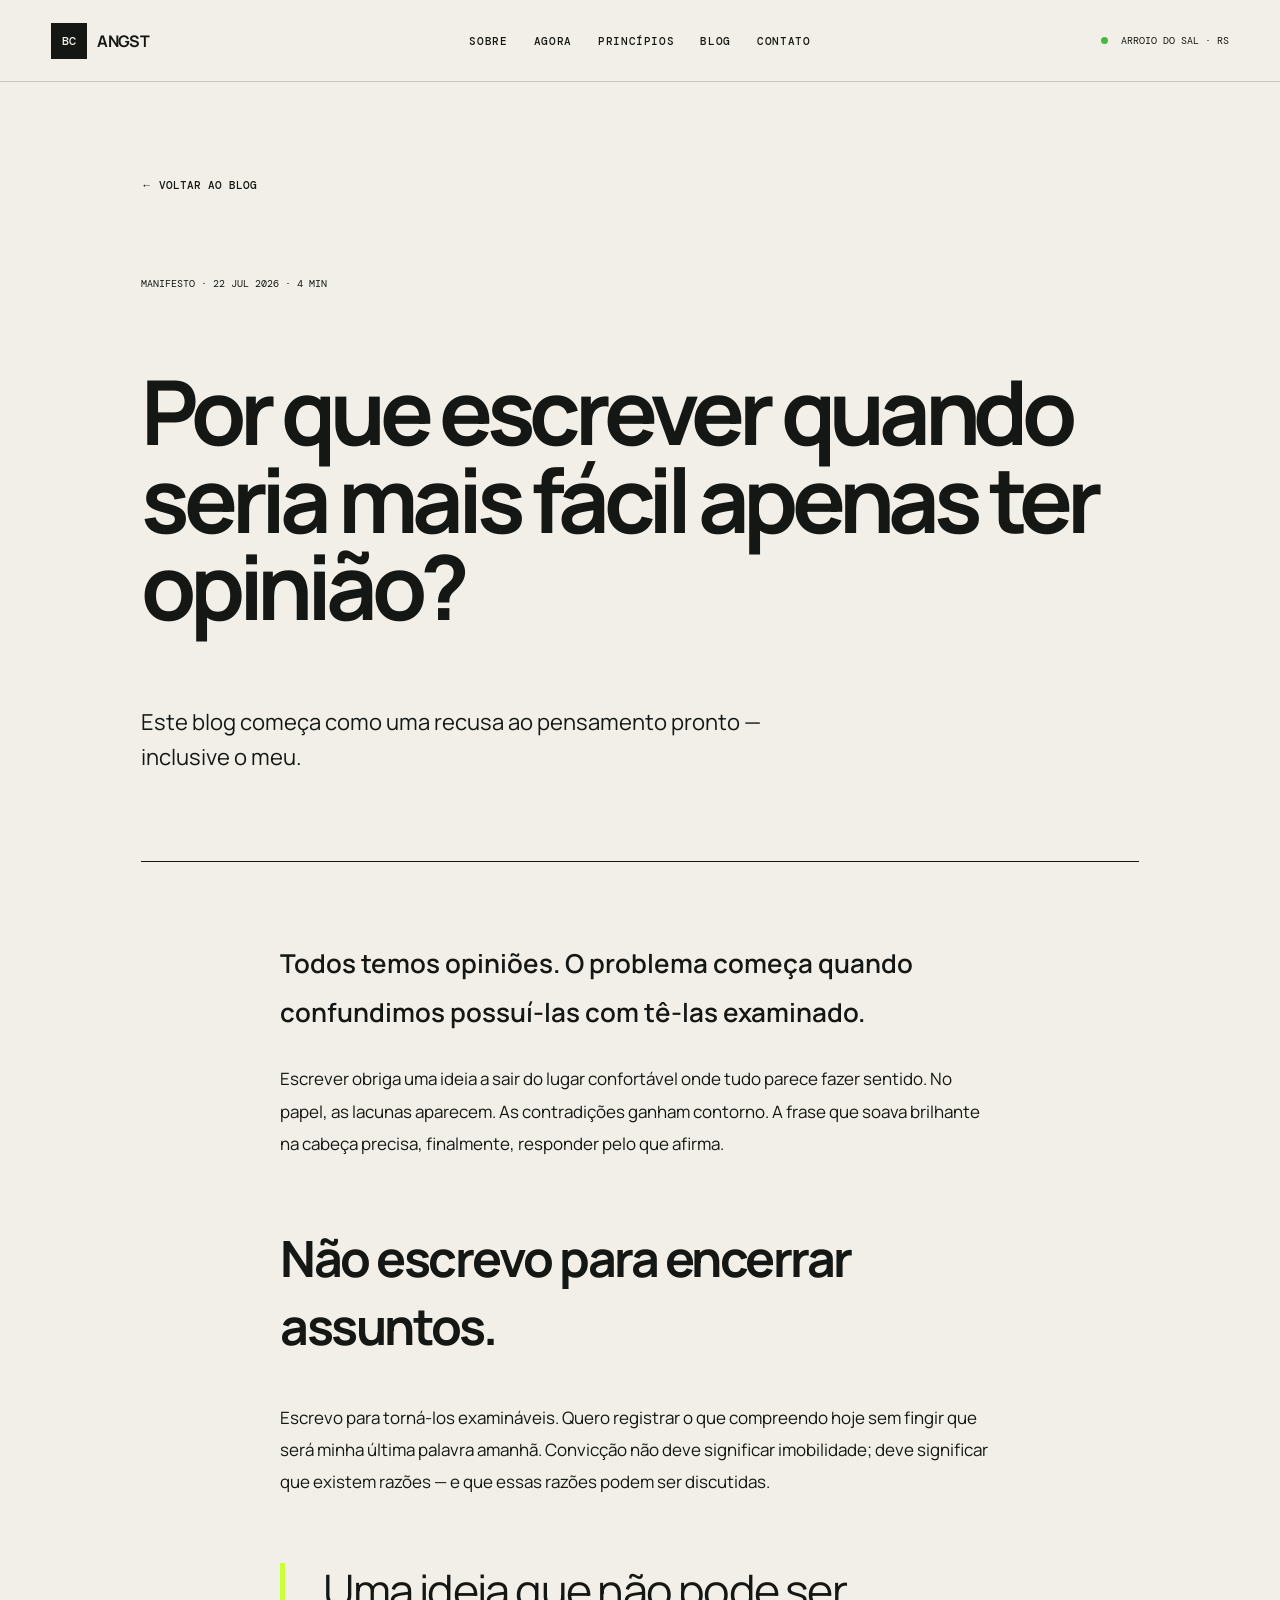
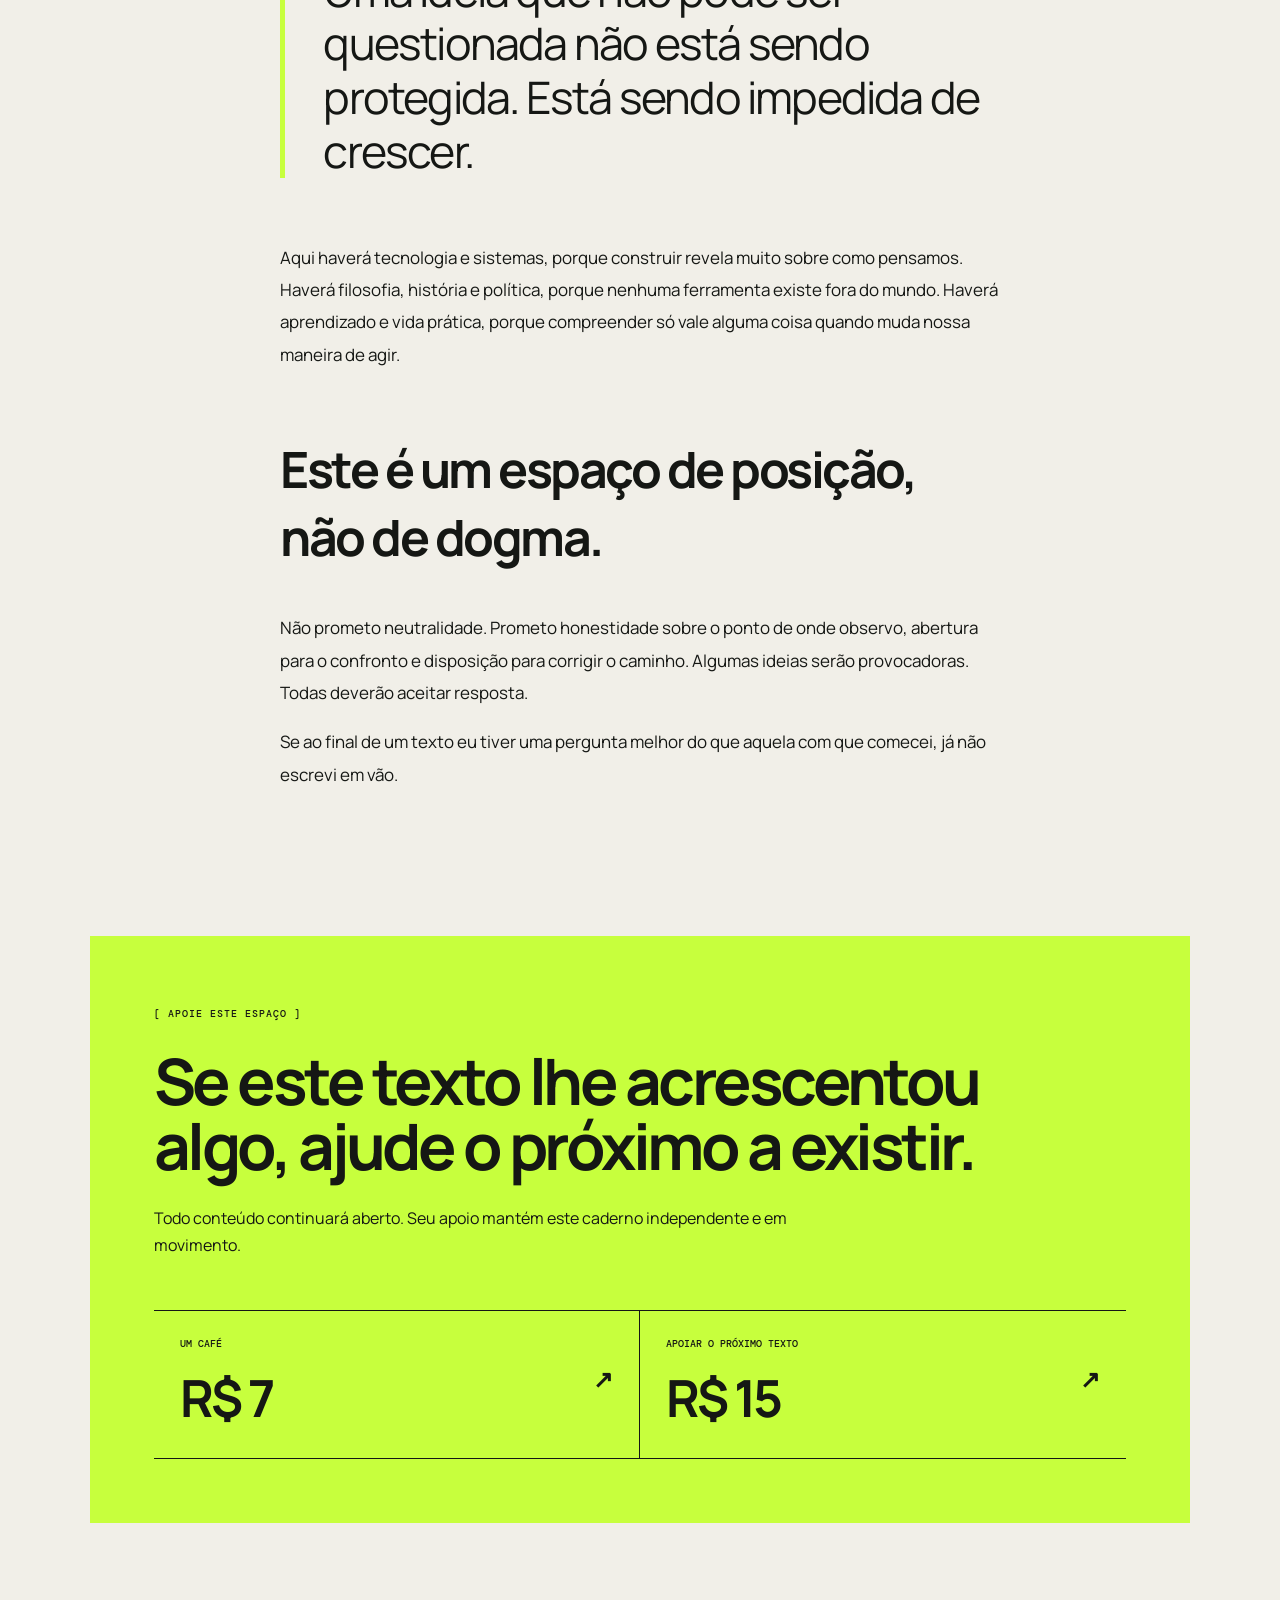
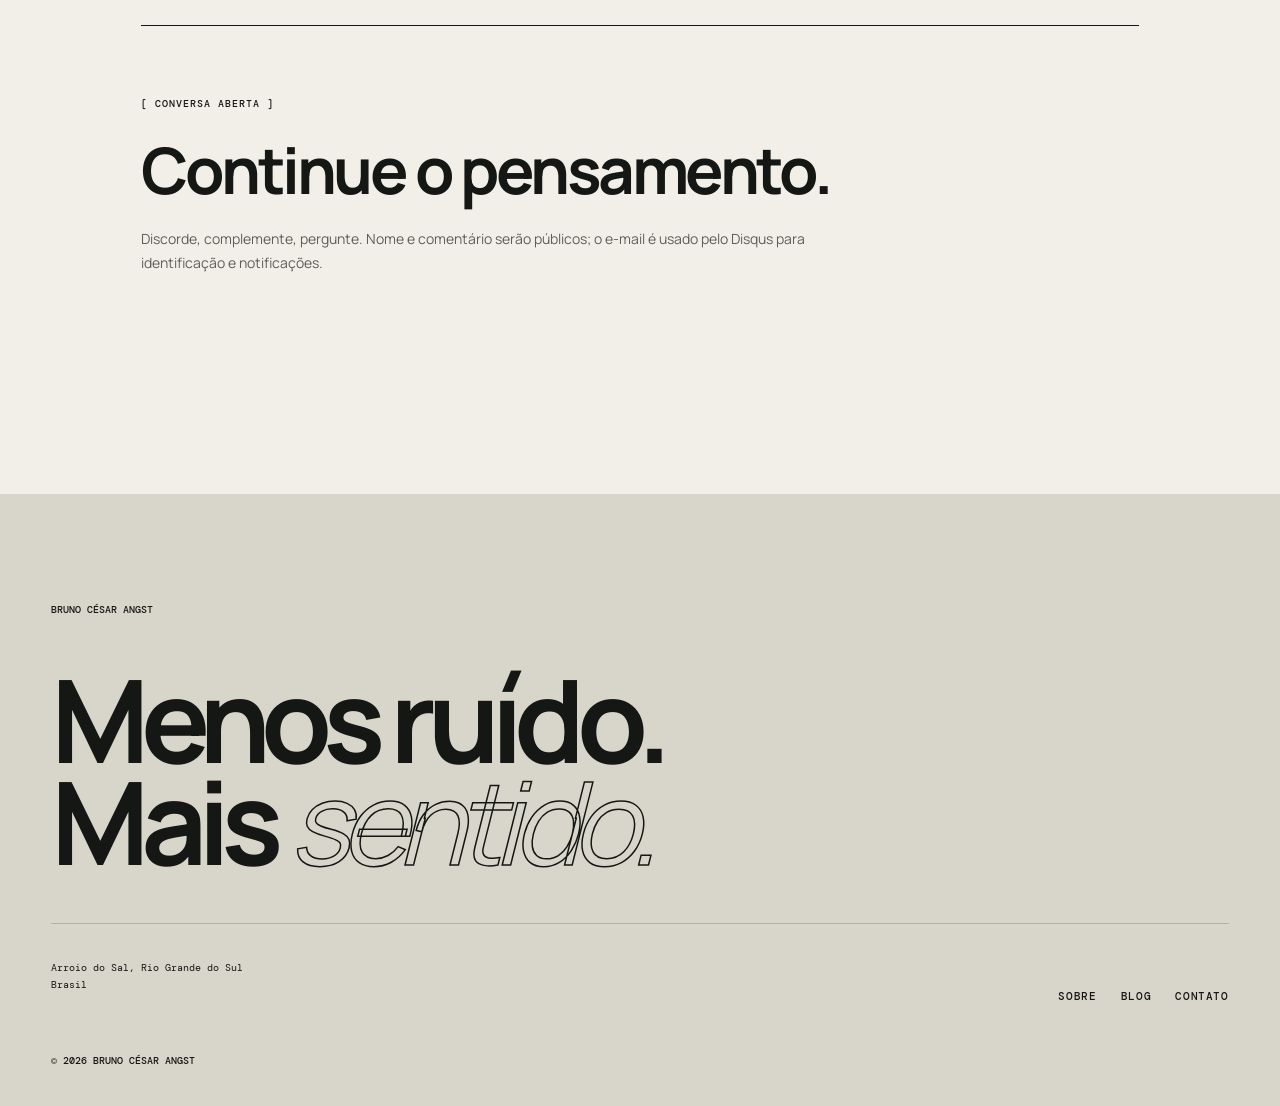
<file: blog/por-que-escrever/index.html>
<!DOCTYPE html><html lang="pt-BR"><head><meta charSet="utf-8"/><meta name="viewport" content="width=device-width, initial-scale=1"/><link rel="stylesheet" href="/style-v4.css"/><title>Por que escrever? — Bruno César Angst</title><meta name="description" content="O manifesto de abertura do blog de Bruno César Angst."/></head><body><div hidden=""><!--$--><!--/$--></div><header><a class="marca" href="/"><span>BC</span><strong>ANGST</strong></a><nav class=""><a href="/sobre/">Sobre</a><a href="/agora/">Agora</a><a href="/principios/">Princípios</a><a href="/blog/">Blog</a><a href="/contato/">Contato</a></nav><div class="local"><i></i> Arroio do Sal · RS</div><button class="menu" aria-label="Abrir menu" aria-expanded="false"><span></span><span></span></button></header><main><article class="artigo-inteiro"><a class="voltar" href="/blog/">← Voltar ao blog</a><header><span>MANIFESTO · 22 JUL 2026 · 4 MIN</span><h1>Por que escrever quando seria mais fácil apenas ter opinião?</h1><p>Este blog começa como uma recusa ao pensamento pronto — inclusive o meu.</p></header><div class="corpo-artigo"><p class="abertura">Todos temos opiniões. O problema começa quando confundimos possuí-las com tê-las examinado.</p><p>Escrever obriga uma ideia a sair do lugar confortável onde tudo parece fazer sentido. No papel, as lacunas aparecem. As contradições ganham contorno. A frase que soava brilhante na cabeça precisa, finalmente, responder pelo que afirma.</p><h2>Não escrevo para encerrar assuntos.</h2><p>Escrevo para torná-los examináveis. Quero registrar o que compreendo hoje sem fingir que será minha última palavra amanhã. Convicção não deve significar imobilidade; deve significar que existem razões — e que essas razões podem ser discutidas.</p><blockquote>Uma ideia que não pode ser questionada não está sendo protegida. Está sendo impedida de crescer.</blockquote><p>Aqui haverá tecnologia e sistemas, porque construir revela muito sobre como pensamos. Haverá filosofia, história e política, porque nenhuma ferramenta existe fora do mundo. Haverá aprendizado e vida prática, porque compreender só vale alguma coisa quando muda nossa maneira de agir.</p><h2>Este é um espaço de posição, não de dogma.</h2><p>Não prometo neutralidade. Prometo honestidade sobre o ponto de onde observo, abertura para o confronto e disposição para corrigir o caminho. Algumas ideias serão provocadoras. Todas deverão aceitar resposta.</p><p>Se ao final de um texto eu tiver uma pergunta melhor do que aquela com que comecei, já não escrevi em vão.</p></div></article><section class="apoio"><span>[ APOIE ESTE ESPAÇO ]</span><h2>Se este texto lhe acrescentou algo, ajude o próximo a existir.</h2><p>Todo conteúdo continuará aberto. Seu apoio mantém este caderno independente e em movimento.</p><div class="apoio-opcoes"><a href="https://mpago.li/1zeMPR8" target="_blank" rel="noopener noreferrer"><small>Um café</small><strong>R$ 7</strong><b>↗</b></a><a href="https://mpago.li/1EDxNHm" target="_blank" rel="noopener noreferrer"><small>Apoiar o próximo texto</small><strong>R$ 15</strong><b>↗</b></a></div></section><section class="comentarios"><div class="comentarios-cabecalho"><span>[ CONVERSA ABERTA ]</span><h2>Continue o pensamento.</h2><p>Discorde, complemente, pergunte. Nome e comentário serão públicos; o e-mail é usado pelo Disqus para identificação e notificações.</p></div><div id="disqus_thread"></div><noscript>Ative o JavaScript para visualizar os comentários.</noscript></section></main><!--$--><!--/$--><script>var disqus_config=function(){this.page.url="https://brunoangst.com.br/blog/por-que-escrever/";this.page.identifier="por-que-escrever";};(function(){var d=document,s=d.createElement("script");s.src="https://bruno-cesar-angst.disqus.com/embed.js";s.setAttribute("data-timestamp",+new Date());(d.head||d.body).appendChild(s);})();</script><footer><div><span>Bruno César Angst</span><h2>Menos ruído.<br/>Mais <em>sentido.</em></h2></div><div class="rodape-fim"><p>Arroio do Sal, Rio Grande do Sul<br/>Brasil</p><div class="links-rodape"><a href="/sobre/">Sobre</a><a href="/blog/">Blog</a><a href="/contato/">Contato</a></div></div><small>© 2026 Bruno César Angst</small></footer></body></html>
</file>
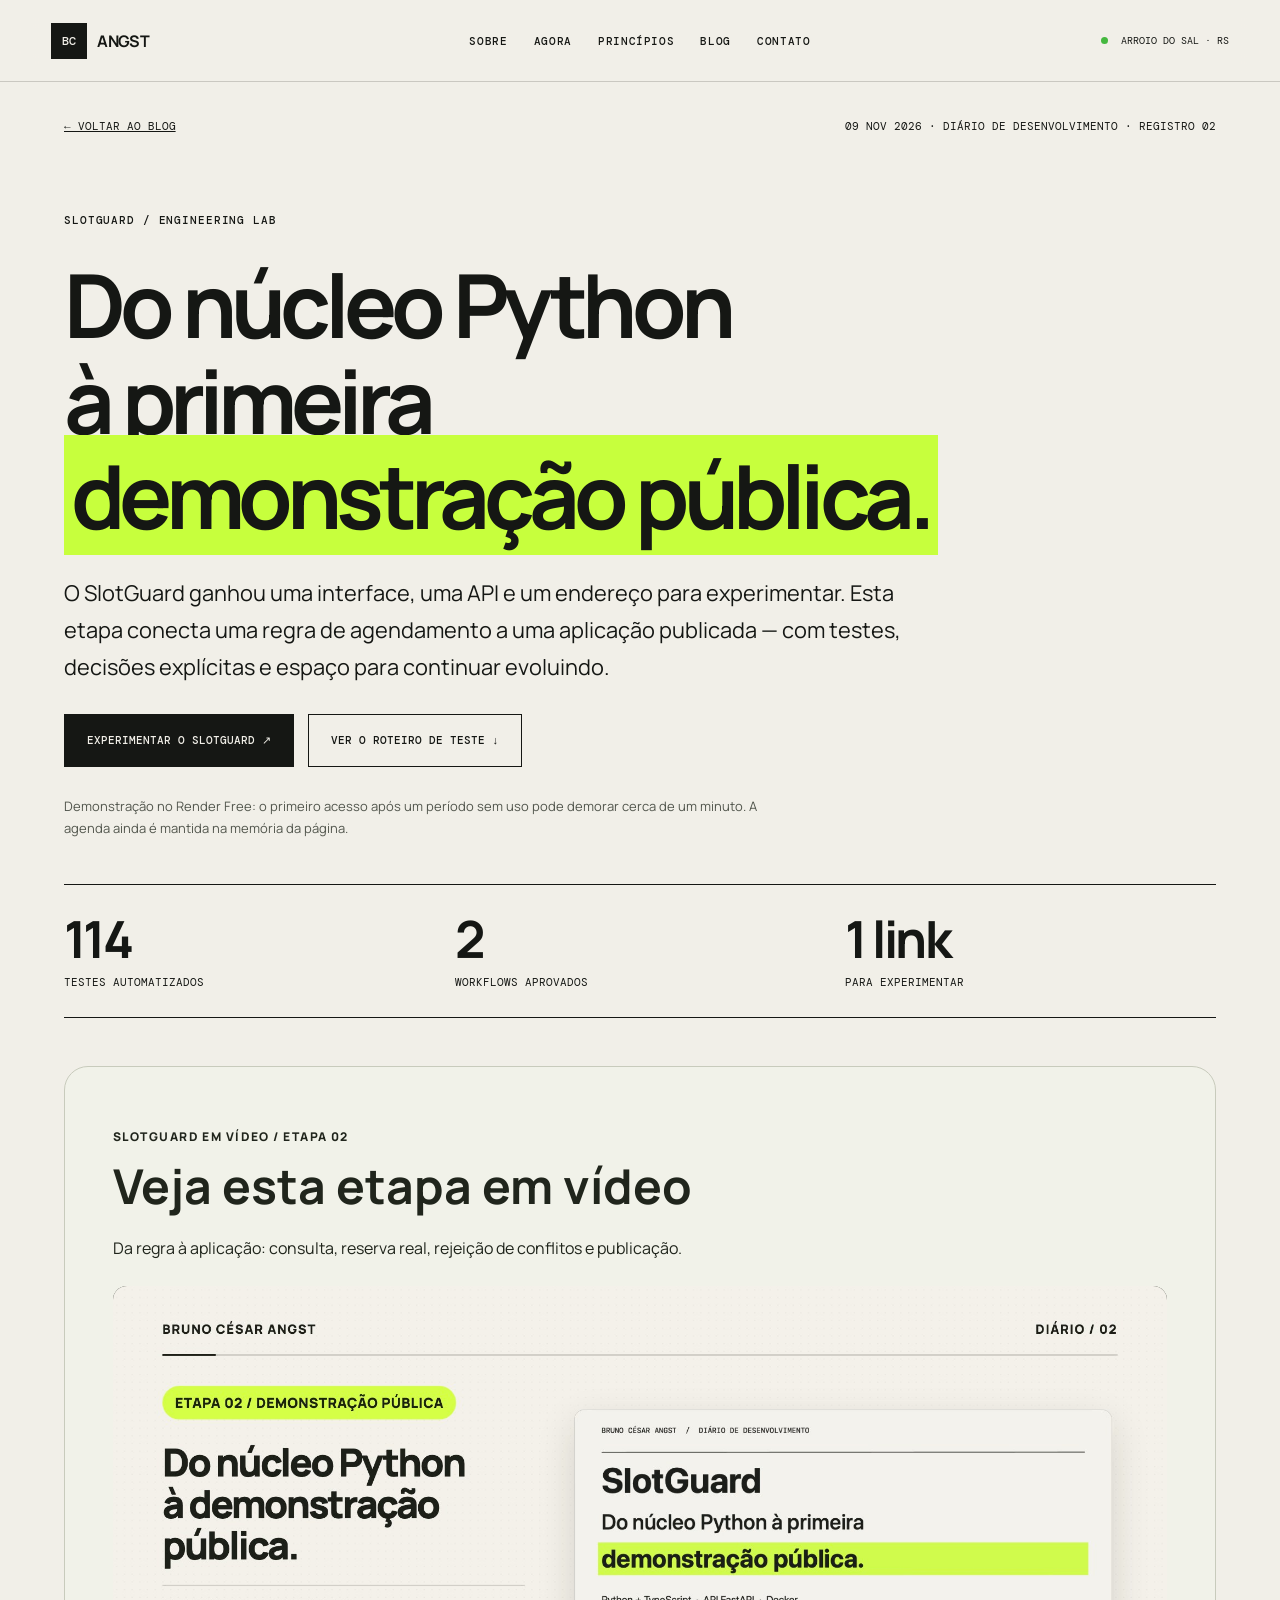
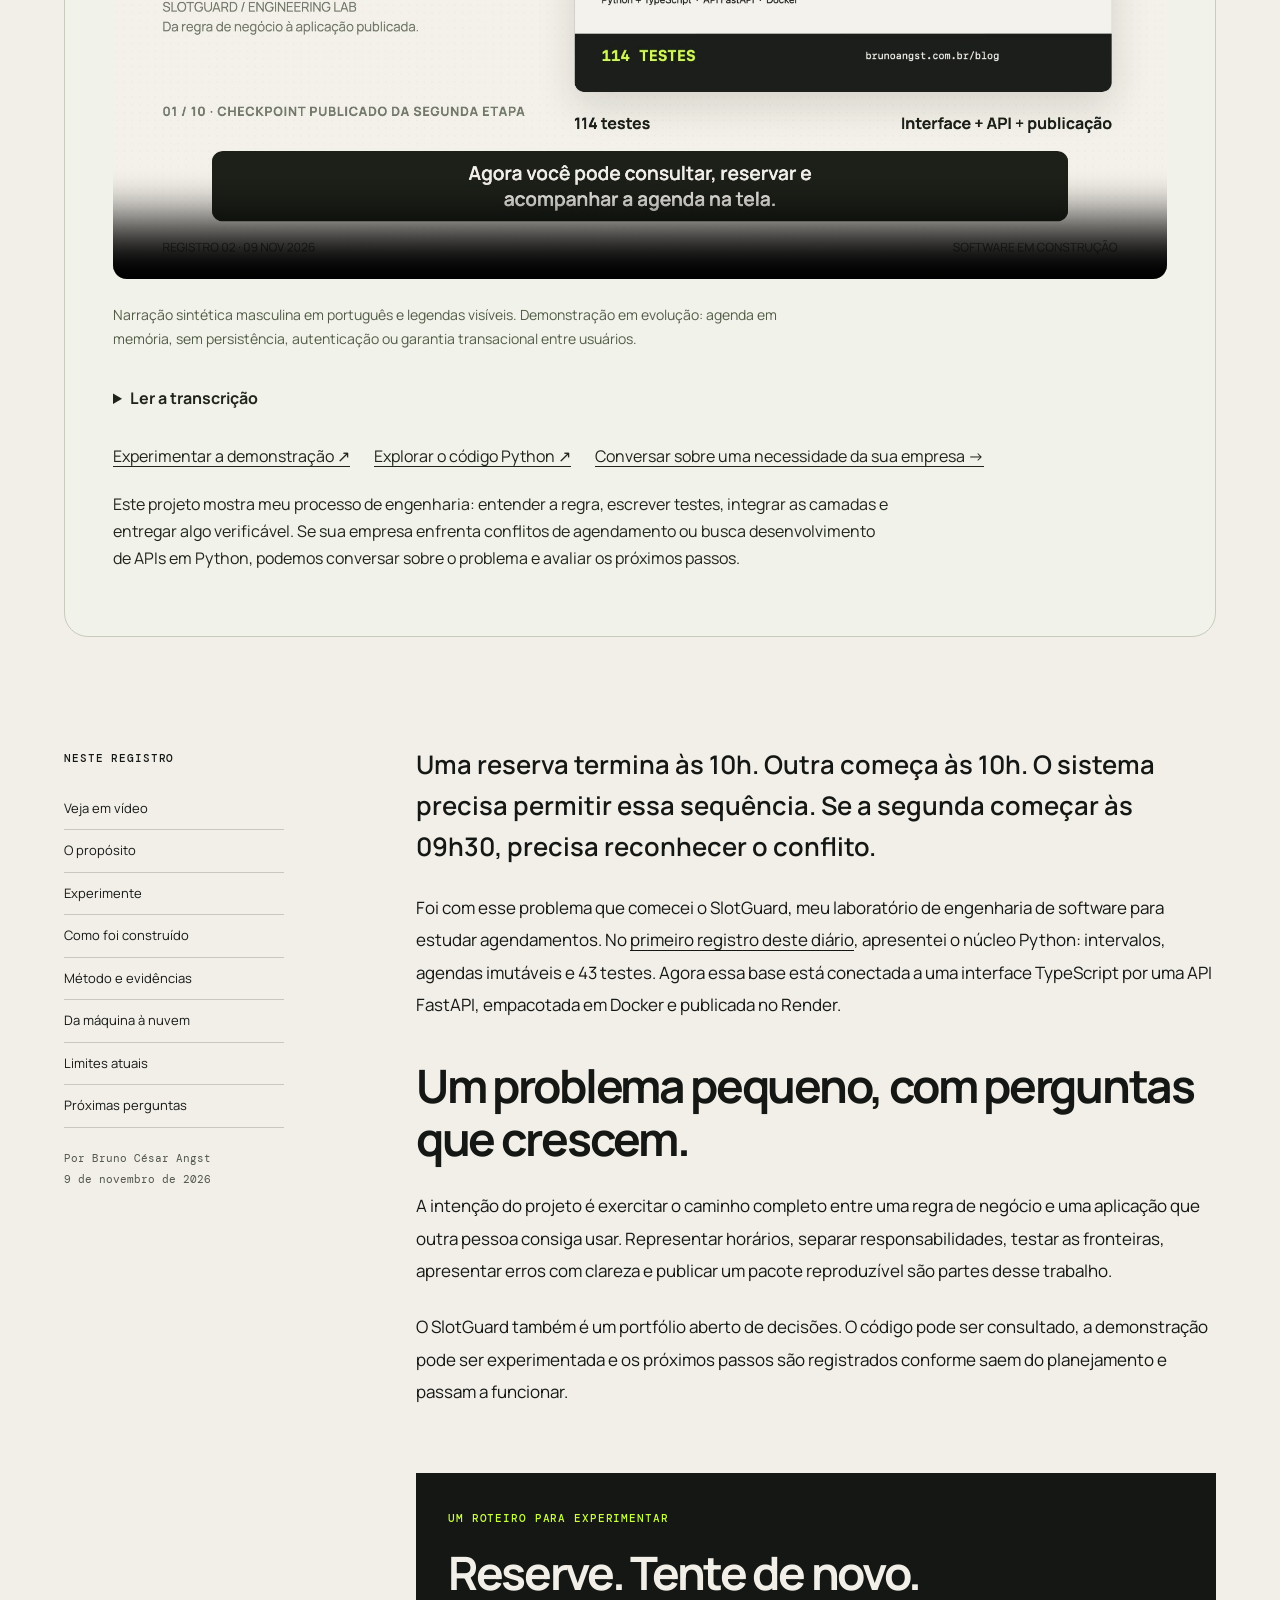
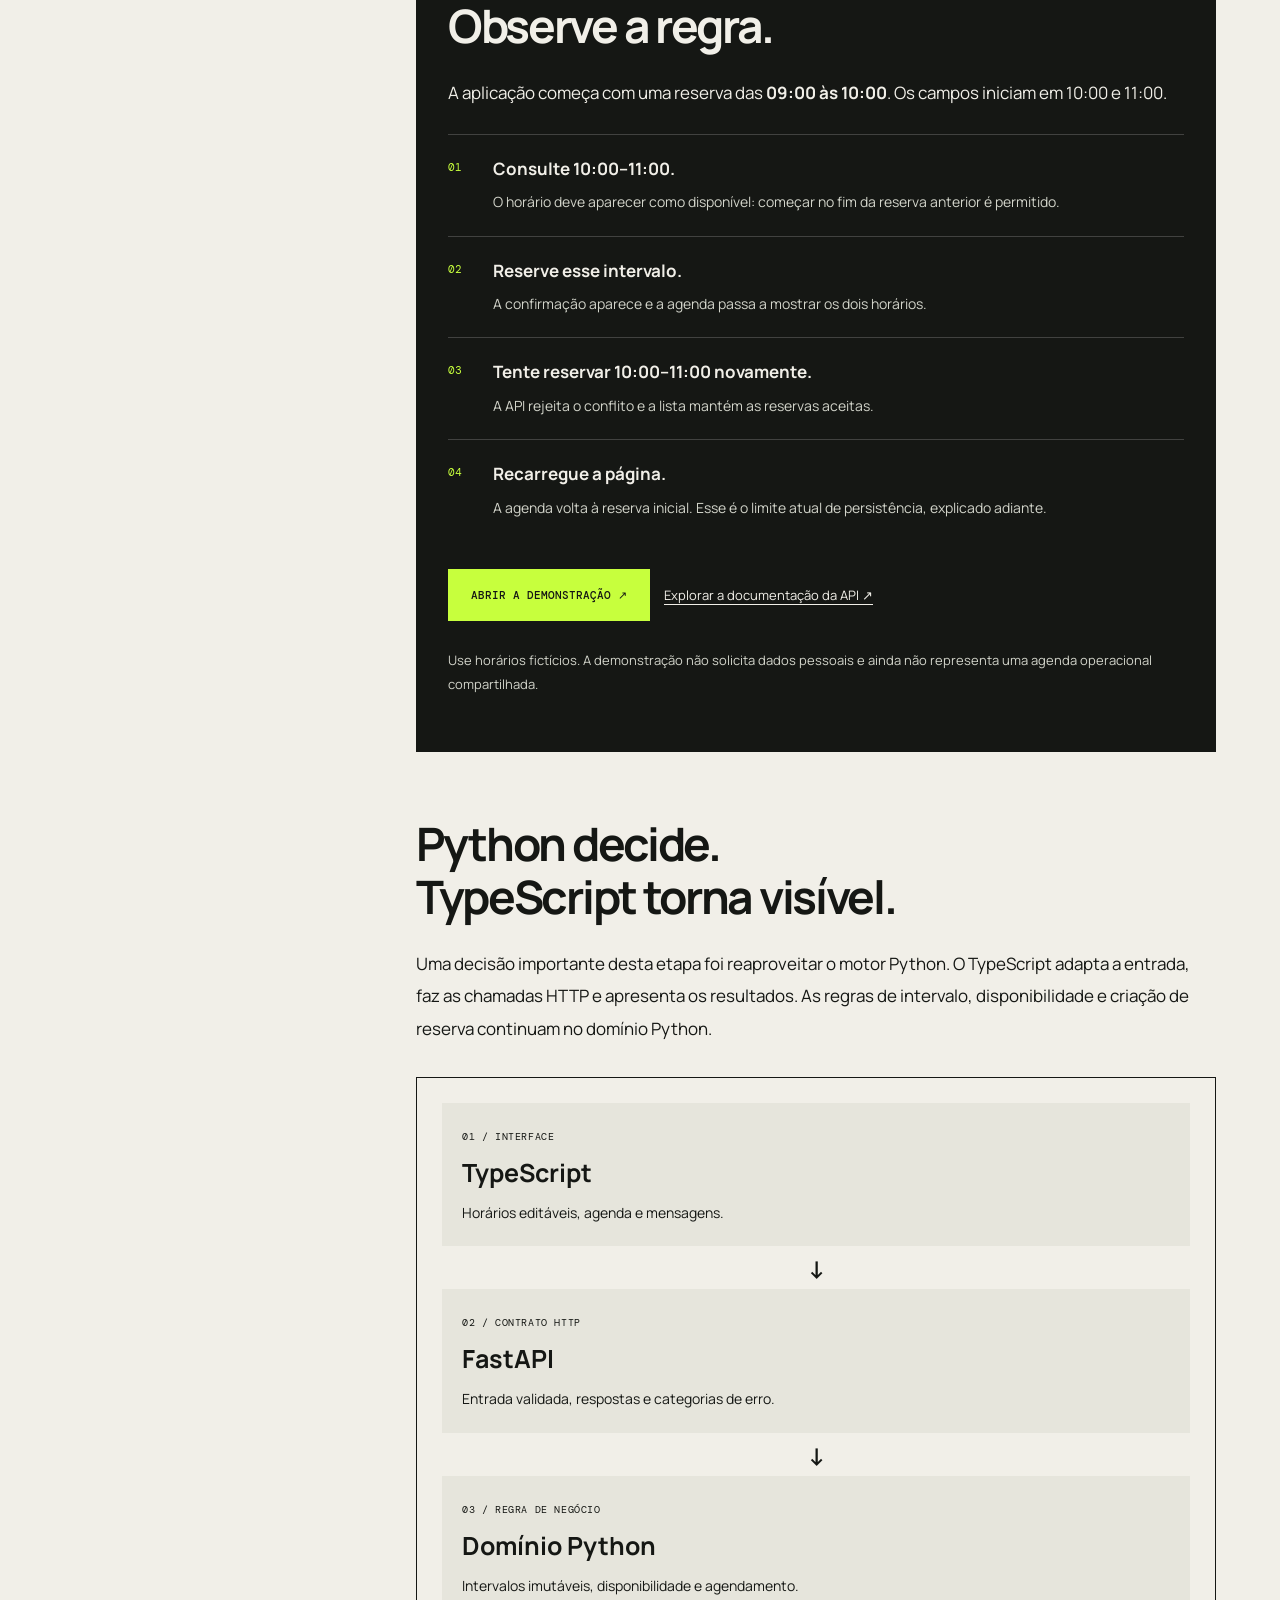
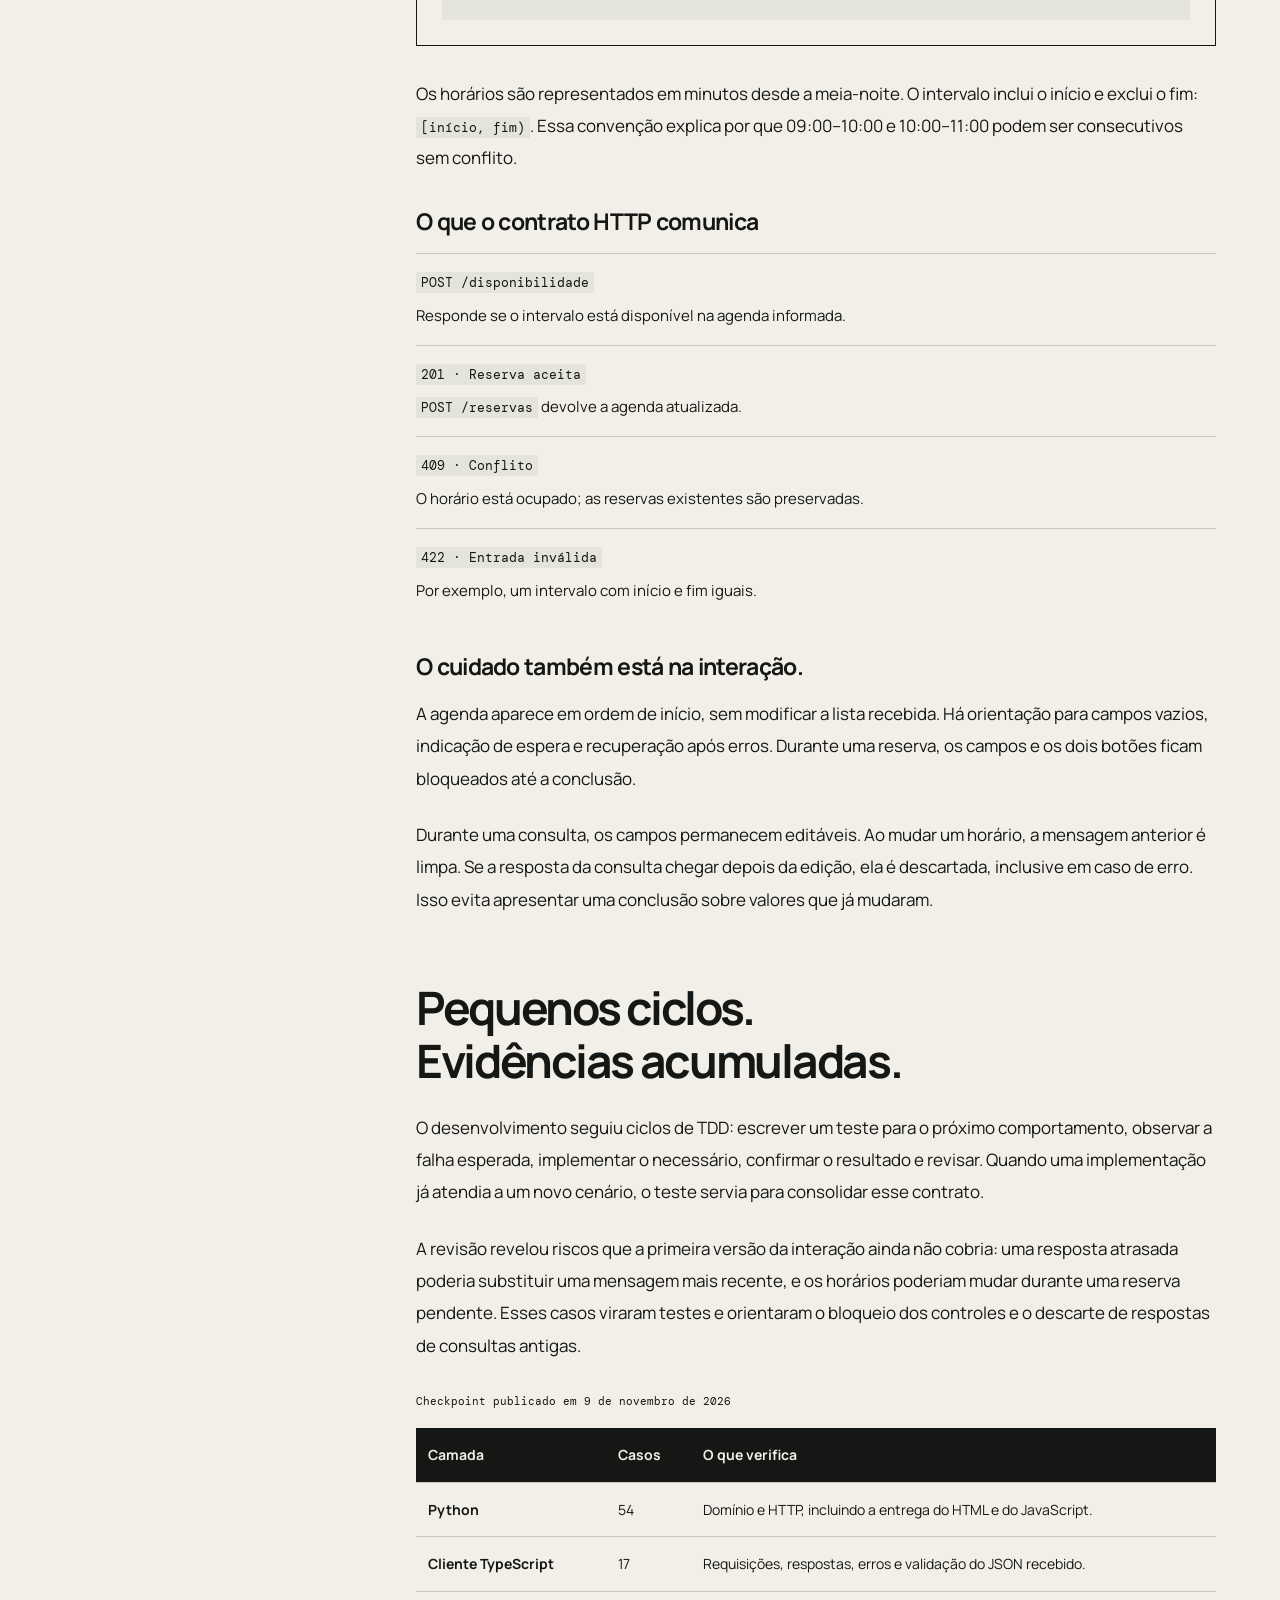
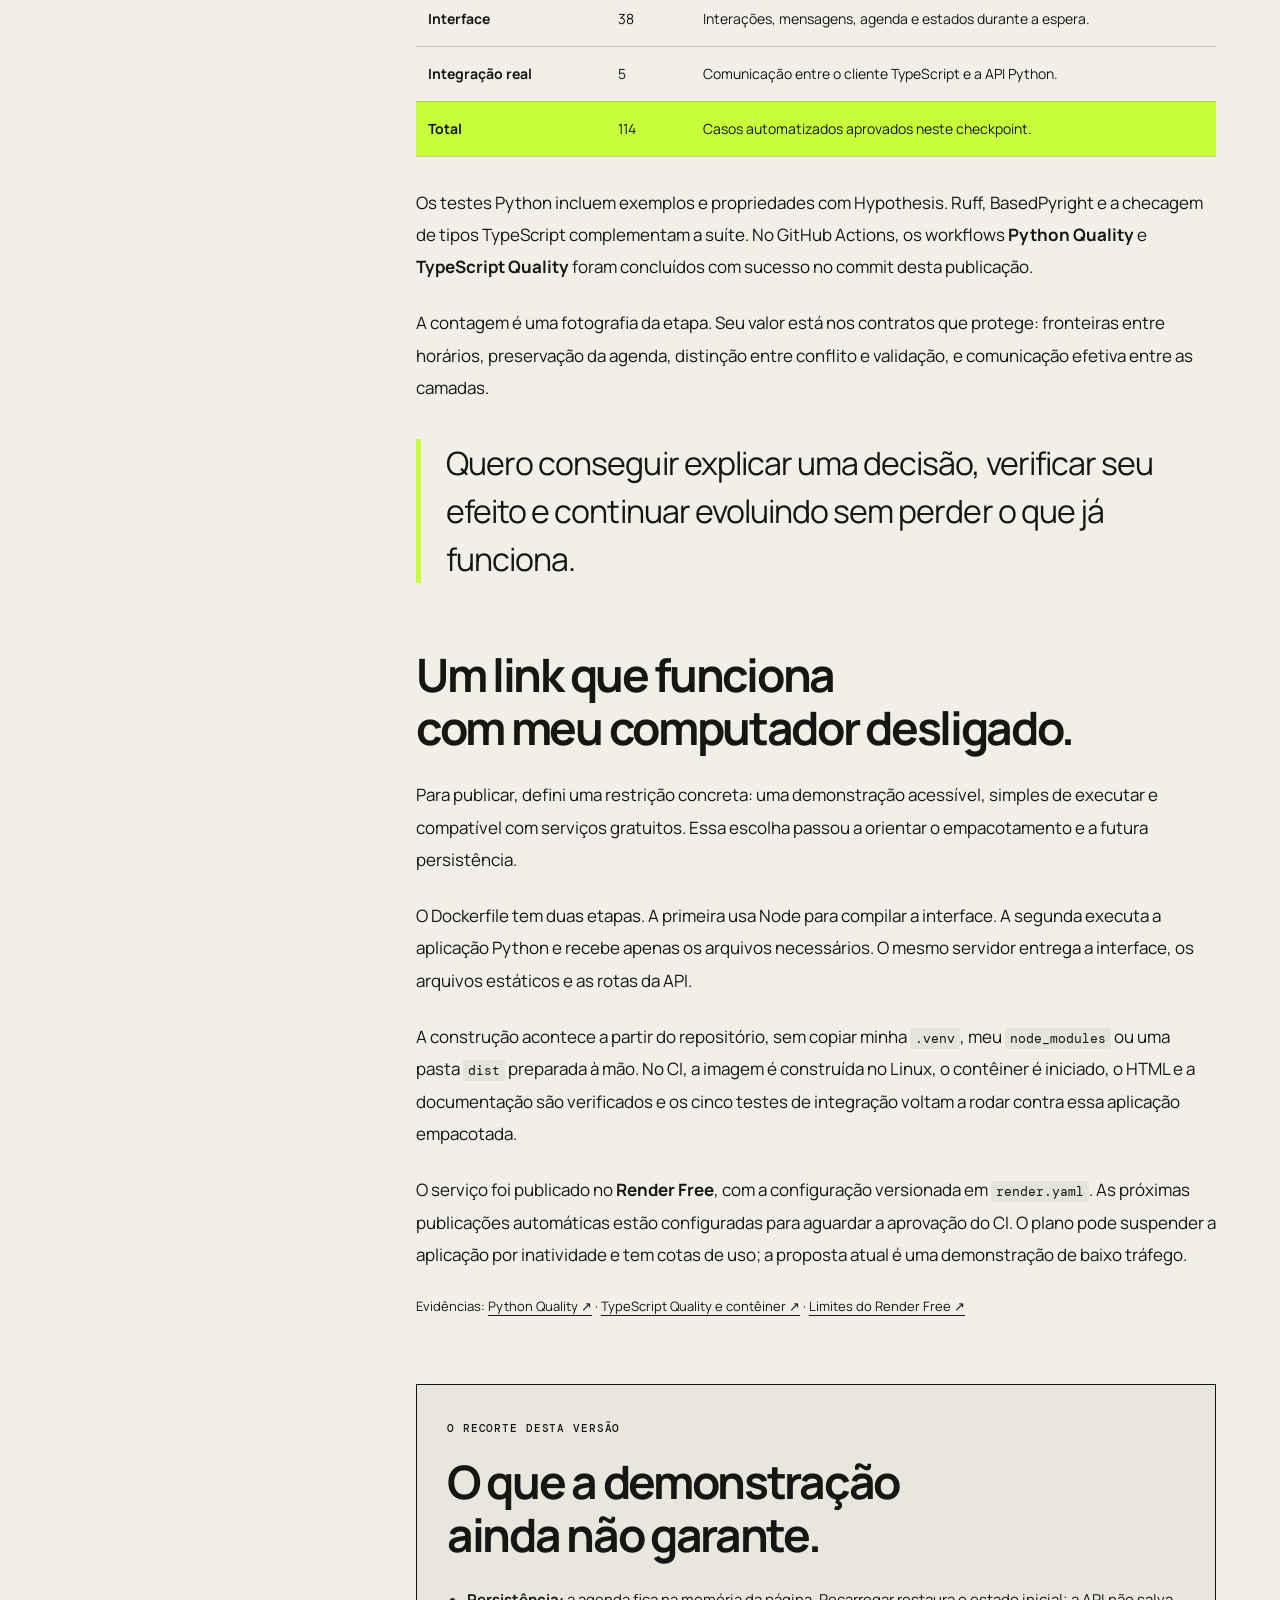
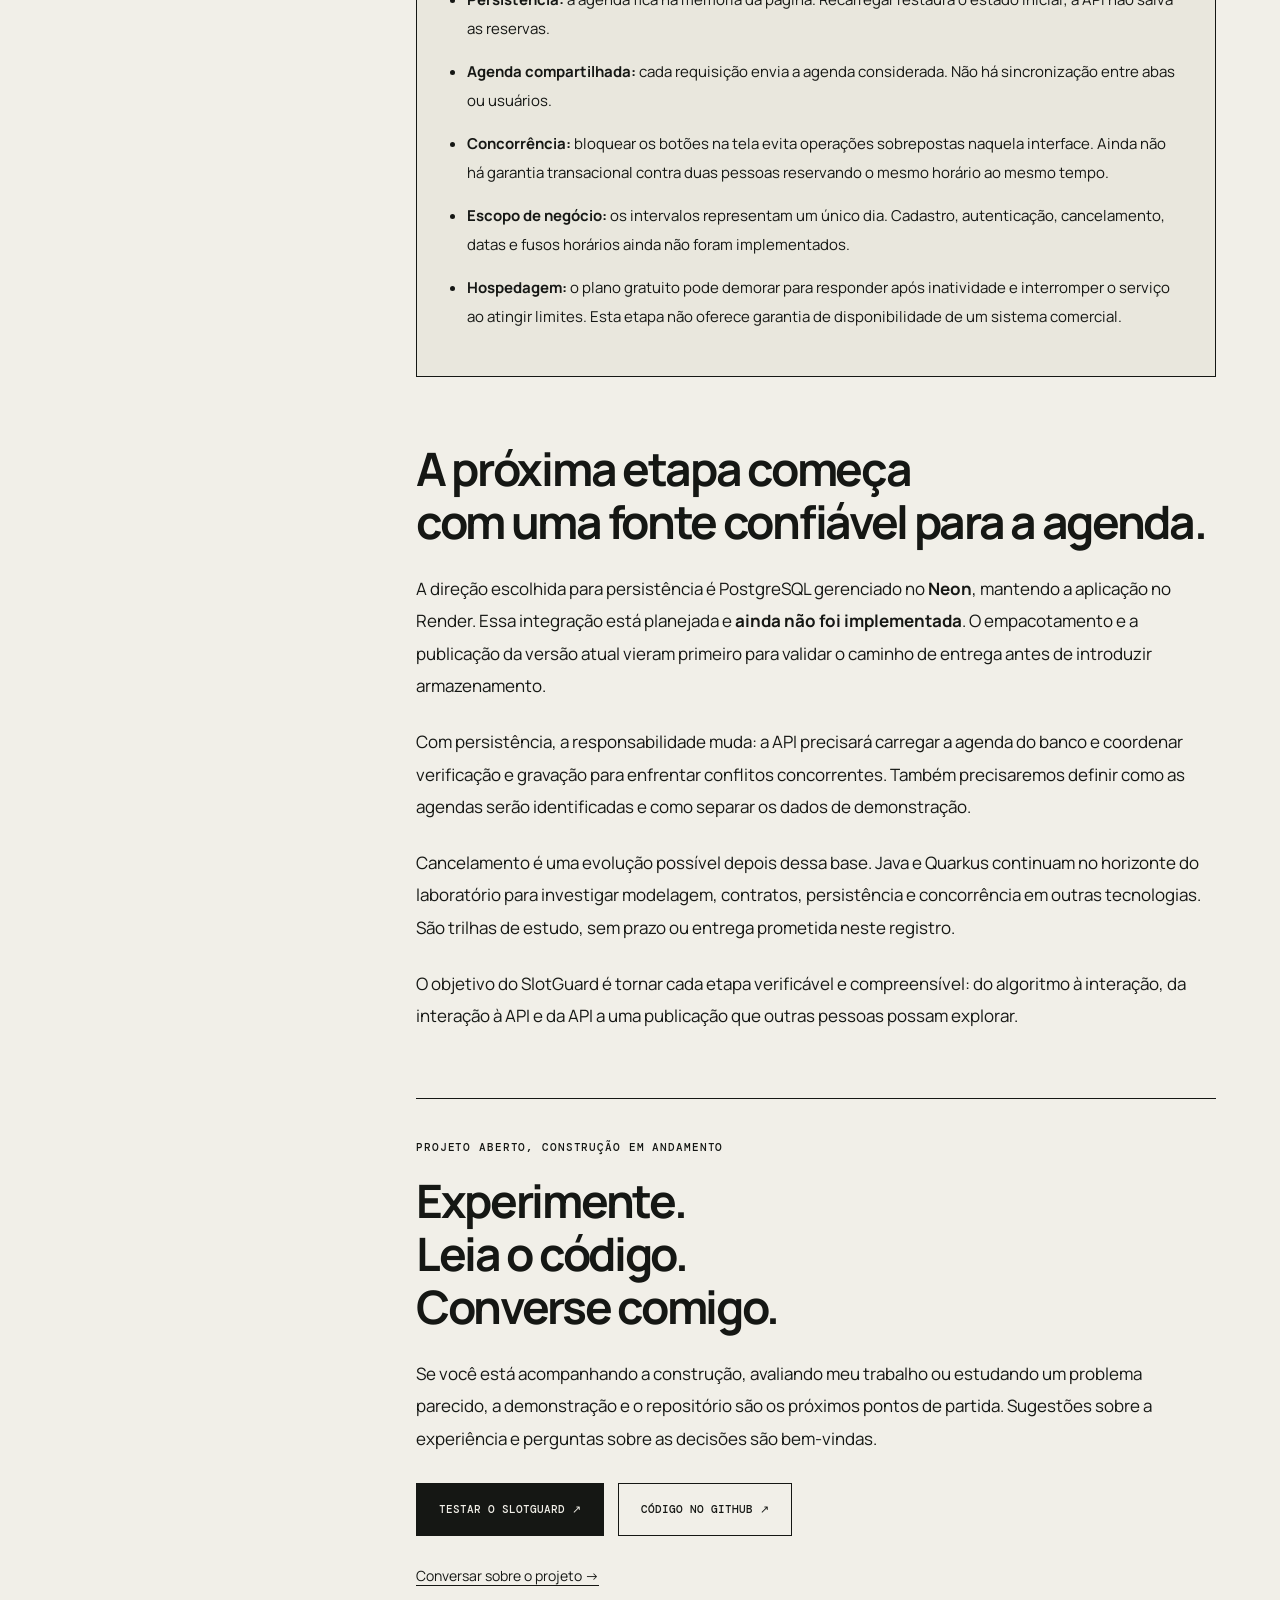
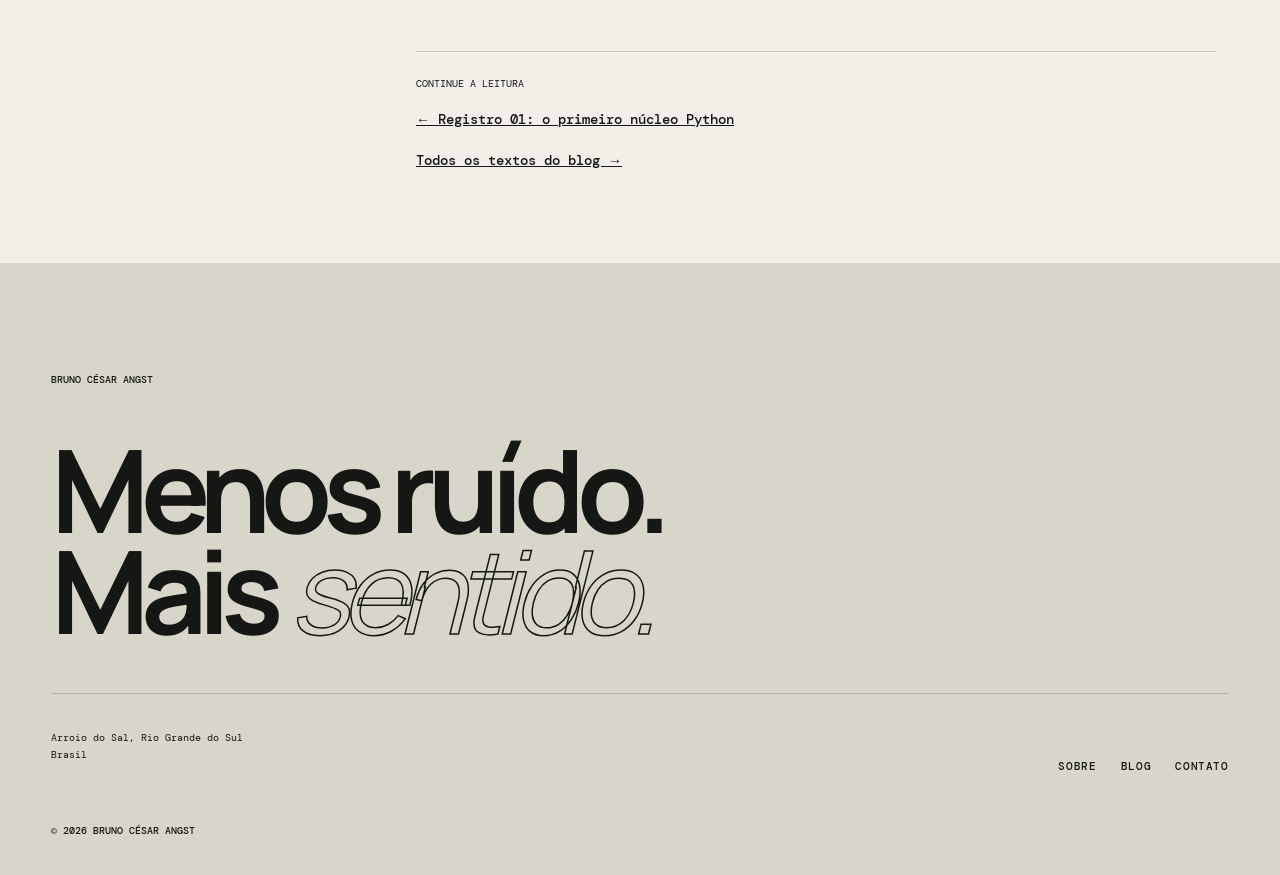
<file: blog/slotguard-demonstracao-publica/index.html>
<!doctype html><html lang="pt-BR"><head><meta charset="utf-8"><meta name="viewport" content="width=device-width,initial-scale=1"><title>SlotGuard: do núcleo Python à primeira demonstração pública — Bruno César Angst</title><meta name="description" content="Uma aplicação de agendamento que você pode testar: Python, TypeScript, 114 testes, Docker e deploy gratuito. As decisões, os limites e os próximos passos."><meta name="author" content="Bruno César Angst"><link rel="canonical" href="https://brunoangst.com.br/blog/slotguard-demonstracao-publica/"><meta property="og:type" content="article"><meta property="og:locale" content="pt_BR"><meta property="og:site_name" content="Bruno César Angst"><meta property="og:title" content="SlotGuard: do núcleo Python à primeira demonstração pública"><meta property="og:description" content="Uma aplicação de agendamento que você pode testar: Python, TypeScript, 114 testes, Docker e deploy gratuito. As decisões, os limites e os próximos passos."><meta property="og:url" content="https://brunoangst.com.br/blog/slotguard-demonstracao-publica/"><meta property="og:image" content="https://brunoangst.com.br/blog/slotguard-demonstracao-publica/social-card.png"><meta property="og:image:width" content="1200"><meta property="og:image:height" content="630"><meta property="og:image:alt" content="SlotGuard: demonstração pública. Python, TypeScript e 114 testes."><meta property="article:published_time" content="2026-11-09T17:00:29-03:00"><meta name="twitter:card" content="summary_large_image"><meta name="twitter:title" content="SlotGuard: do núcleo Python à primeira demonstração pública"><meta name="twitter:description" content="Uma aplicação de agendamento que você pode testar: Python, TypeScript, 114 testes, Docker e deploy gratuito. As decisões, os limites e os próximos passos."><meta name="twitter:image" content="https://brunoangst.com.br/blog/slotguard-demonstracao-publica/social-card.png"><link rel="stylesheet" href="/style-v4.css"><link rel="stylesheet" href="/blog/slotguard-demonstracao-publica/artigo.css"><script type="application/ld+json">{"@context": "https://schema.org", "@type": "BlogPosting", "headline": "SlotGuard: do núcleo Python à primeira demonstração pública", "description": "Uma aplicação de agendamento que você pode testar: Python, TypeScript, 114 testes, Docker e deploy gratuito. As decisões, os limites e os próximos passos.", "datePublished": "2026-11-09", "dateModified": "2026-11-09", "inLanguage": "pt-BR", "author": {"@type": "Person", "name": "Bruno César Angst", "url": "https://brunoangst.com.br/sobre/"}, "mainEntityOfPage": "https://brunoangst.com.br/blog/slotguard-demonstracao-publica/", "isPartOf": {"@type": "Blog", "url": "https://brunoangst.com.br/blog/"}, "image": "https://brunoangst.com.br/blog/slotguard-demonstracao-publica/social-card.png"}</script><link rel="stylesheet" href="/blog/slotguard-video.css"></head><body>
<a class="pular" href="#conteudo">Pular para o artigo</a>
<header><a class="marca" href="/"><span>BC</span><strong>ANGST</strong></a><nav class=""><a href="/sobre/">Sobre</a><a href="/agora/">Agora</a><a href="/principios/">Princípios</a><a href="/blog/">Blog</a><a href="/contato/">Contato</a></nav><div class="local"><i></i> Arroio do Sal · RS</div><button class="menu" aria-label="Abrir menu" aria-expanded="false"><span></span><span></span></button></header>
<main id="conteudo"><article class="registro">
<div class="registro-meta"><a href="/blog/">← Voltar ao blog</a><span>09 NOV 2026 · DIÁRIO DE DESENVOLVIMENTO · REGISTRO 02</span></div>
<section class="abertura-projeto" aria-labelledby="titulo-artigo">
<p class="etiqueta">SLOTGUARD / ENGINEERING LAB</p>
<h1 id="titulo-artigo">Do núcleo Python<br>à primeira<br><em>demonstração pública.</em></h1>
<p class="resumo">O SlotGuard ganhou uma interface, uma API e um endereço para experimentar. Esta etapa conecta uma regra de agendamento a uma aplicação publicada — com testes, decisões explícitas e espaço para continuar evoluindo.</p>
<div class="acoes"><a class="acao principal" href="https://slotguard-zf3f.onrender.com/" target="_blank" rel="noopener noreferrer">Experimentar o SlotGuard ↗</a><a class="acao" href="#como-testar">Ver o roteiro de teste ↓</a></div>
<p class="nota-demo">Demonstração no Render Free: o primeiro acesso após um período sem uso pode demorar cerca de um minuto. A agenda ainda é mantida na memória da página.</p>
<div class="numeros" aria-label="Evidências desta etapa"><div><strong>114</strong><span>testes automatizados</span></div><div><strong>2</strong><span>workflows aprovados</span></div><div><strong>1 link</strong><span>para experimentar</span></div></div>
</section>

<section class="sg-video" id="video" aria-labelledby="video-titulo"><p class="sg-video-tag">SLOTGUARD EM VÍDEO / ETAPA 02</p><h2 id="video-titulo">Veja esta etapa em vídeo</h2><p>Da regra à aplicação: consulta, reserva real, rejeição de conflitos e publicação.</p><video controls playsinline preload="none" width="1920" height="1080" poster="video/capa.jpg" aria-label="Apresentação da etapa 2 do SlotGuard"><source src="video/apresentacao.mp4" type="video/mp4"><track kind="captions" src="video/legendas.vtt" srclang="pt-BR" label="Português"><p><a href="video/apresentacao.mp4">Assistir ao vídeo</a></p></video><p class="sg-video-nota">Narração sintética masculina em português e legendas visíveis. Demonstração em evolução: agenda em memória, sem persistência, autenticação ou garantia transacional entre usuários.</p><details><summary>Ler a transcrição</summary><p>O SlotGuard saiu do núcleo de regras e ganhou uma aplicação no ar. Agora você pode consultar, reservar e acompanhar a agenda na tela.</p><p>A interface apresenta os horários e conversa com a API. As regras de negócio continuam concentradas no domínio Python.</p><p>A agenda começa com uma reserva das nove às dez. Consultar das dez às onze confirma que horários consecutivos são permitidos.</p><p>Ao reservar, a API devolve a agenda atualizada. A lista passa a mostrar os dois intervalos, com a confirmação na interface.</p><p>Uma nova tentativa para o mesmo horário recebe uma resposta de conflito. A mensagem explica a rejeição, e as reservas aceitas são preservadas.</p><p>Durante a reserva, os campos e os dois botões ficam bloqueados. Ao editar horários, a consulta descarta respostas antigas e limpa a mensagem.</p><p>A etapa publicada reúne cento e quatorze testes automatizados. Eles cobrem o domínio, a interface e a comunicação com a API real.</p><p>Interface e API são empacotadas juntas em um contêiner. O fluxo de verificação testa esse pacote no Linux antes da publicação.</p><p>A demonstração está no Render gratuito, mas a agenda ainda fica em memória. Recarregar restaura o início. Persistência e concorrência são os próximos desafios.</p><p>Experimente o SlotGuard e conheça as decisões no artigo. O projeto continua evoluindo, um comportamento verificável de cada vez.</p></details><div class="sg-video-links"><a href="https://slotguard-zf3f.onrender.com/">Experimentar a demonstração ↗</a><a href="https://github.com/BrunoCesarAngst/slotguard-engineering-lab">Explorar o código Python ↗</a><a href="/contato/">Conversar sobre uma necessidade da sua empresa →</a></div><p>Este projeto mostra meu processo de engenharia: entender a regra, escrever testes, integrar as camadas e entregar algo verificável. Se sua empresa enfrenta conflitos de agendamento ou busca desenvolvimento de APIs em Python, podemos conversar sobre o problema e avaliar os próximos passos.</p></section>
<div class="leitura"><aside class="indice"><span class="etiqueta">NESTE REGISTRO</span><nav aria-label="Seções do artigo"><a href="#video">Veja em vídeo</a><a href="#proposito">O propósito</a><a href="#como-testar">Experimente</a><a href="#arquitetura">Como foi construído</a><a href="#metodo">Método e evidências</a><a href="#publicacao">Da máquina à nuvem</a><a href="#limites">Limites atuais</a><a href="#futuro">Próximas perguntas</a></nav><p>Por Bruno César Angst<br><time datetime="2026-11-09">9 de novembro de 2026</time></p></aside>
<div class="texto">
<section id="proposito"><p class="abertura-texto">Uma reserva termina às 10h. Outra começa às 10h. O sistema precisa permitir essa sequência. Se a segunda começar às 09h30, precisa reconhecer o conflito.</p>
<p>Foi com esse problema que comecei o SlotGuard, meu laboratório de engenharia de software para estudar agendamentos. No <a href="/blog/slotguard-primeiro-nucleo-python/">primeiro registro deste diário</a>, apresentei o núcleo Python: intervalos, agendas imutáveis e 43 testes. Agora essa base está conectada a uma interface TypeScript por uma API FastAPI, empacotada em Docker e publicada no Render.</p>
<h2>Um problema pequeno, com perguntas que crescem.</h2>
<p>A intenção do projeto é exercitar o caminho completo entre uma regra de negócio e uma aplicação que outra pessoa consiga usar. Representar horários, separar responsabilidades, testar as fronteiras, apresentar erros com clareza e publicar um pacote reproduzível são partes desse trabalho.</p>
<p>O SlotGuard também é um portfólio aberto de decisões. O código pode ser consultado, a demonstração pode ser experimentada e os próximos passos são registrados conforme saem do planejamento e passam a funcionar.</p></section>
<section id="como-testar" class="experimento"><span class="etiqueta">UM ROTEIRO PARA EXPERIMENTAR</span><h2>Reserve. Tente de novo.<br>Observe a regra.</h2><p>A aplicação começa com uma reserva das <strong>09:00 às 10:00</strong>. Os campos iniciam em 10:00 e 11:00.</p>
<ol class="roteiro"><li><strong>Consulte 10:00–11:00.</strong><span>O horário deve aparecer como disponível: começar no fim da reserva anterior é permitido.</span></li><li><strong>Reserve esse intervalo.</strong><span>A confirmação aparece e a agenda passa a mostrar os dois horários.</span></li><li><strong>Tente reservar 10:00–11:00 novamente.</strong><span>A API rejeita o conflito e a lista mantém as reservas aceitas.</span></li><li><strong>Recarregue a página.</strong><span>A agenda volta à reserva inicial. Esse é o limite atual de persistência, explicado adiante.</span></li></ol>
<div class="acoes"><a class="acao principal" href="https://slotguard-zf3f.onrender.com/" target="_blank" rel="noopener noreferrer">Abrir a demonstração ↗</a><a class="link" href="https://slotguard-zf3f.onrender.com/docs" target="_blank" rel="noopener noreferrer">Explorar a documentação da API ↗</a></div><p class="legenda">Use horários fictícios. A demonstração não solicita dados pessoais e ainda não representa uma agenda operacional compartilhada.</p></section>
<section id="arquitetura"><h2>Python decide.<br>TypeScript torna visível.</h2><p>Uma decisão importante desta etapa foi reaproveitar o motor Python. O TypeScript adapta a entrada, faz as chamadas HTTP e apresenta os resultados. As regras de intervalo, disponibilidade e criação de reserva continuam no domínio Python.</p>
<div class="fluxo" aria-label="Fluxo da aplicação"><div><span>01 / INTERFACE</span><strong>TypeScript</strong><p>Horários editáveis, agenda e mensagens.</p></div><b aria-hidden="true">↓</b><div><span>02 / CONTRATO HTTP</span><strong>FastAPI</strong><p>Entrada validada, respostas e categorias de erro.</p></div><b aria-hidden="true">↓</b><div><span>03 / REGRA DE NEGÓCIO</span><strong>Domínio Python</strong><p>Intervalos imutáveis, disponibilidade e agendamento.</p></div></div>
<p>Os horários são representados em minutos desde a meia-noite. O intervalo inclui o início e exclui o fim: <code>[início, fim)</code>. Essa convenção explica por que 09:00–10:00 e 10:00–11:00 podem ser consecutivos sem conflito.</p>
<div class="contratos"><h3>O que o contrato HTTP comunica</h3><dl><div><dt><code>POST /disponibilidade</code></dt><dd>Responde se o intervalo está disponível na agenda informada.</dd></div><div><dt><code>201 · Reserva aceita</code></dt><dd><code>POST /reservas</code> devolve a agenda atualizada.</dd></div><div><dt><code>409 · Conflito</code></dt><dd>O horário está ocupado; as reservas existentes são preservadas.</dd></div><div><dt><code>422 · Entrada inválida</code></dt><dd>Por exemplo, um intervalo com início e fim iguais.</dd></div></dl></div>
<h3>O cuidado também está na interação.</h3><p>A agenda aparece em ordem de início, sem modificar a lista recebida. Há orientação para campos vazios, indicação de espera e recuperação após erros. Durante uma reserva, os campos e os dois botões ficam bloqueados até a conclusão.</p><p>Durante uma consulta, os campos permanecem editáveis. Ao mudar um horário, a mensagem anterior é limpa. Se a resposta da consulta chegar depois da edição, ela é descartada, inclusive em caso de erro. Isso evita apresentar uma conclusão sobre valores que já mudaram.</p></section>
<section id="metodo"><h2>Pequenos ciclos.<br>Evidências acumuladas.</h2><p>O desenvolvimento seguiu ciclos de TDD: escrever um teste para o próximo comportamento, observar a falha esperada, implementar o necessário, confirmar o resultado e revisar. Quando uma implementação já atendia a um novo cenário, o teste servia para consolidar esse contrato.</p><p>A revisão revelou riscos que a primeira versão da interação ainda não cobria: uma resposta atrasada poderia substituir uma mensagem mais recente, e os horários poderiam mudar durante uma reserva pendente. Esses casos viraram testes e orientaram o bloqueio dos controles e o descarte de respostas de consultas antigas.</p>
<table><caption>Checkpoint publicado em 9 de novembro de 2026</caption><thead><tr><th scope="col">Camada</th><th scope="col">Casos</th><th scope="col">O que verifica</th></tr></thead><tbody><tr><th scope="row">Python</th><td>54</td><td>Domínio e HTTP, incluindo a entrega do HTML e do JavaScript.</td></tr><tr><th scope="row">Cliente TypeScript</th><td>17</td><td>Requisições, respostas, erros e validação do JSON recebido.</td></tr><tr><th scope="row">Interface</th><td>38</td><td>Interações, mensagens, agenda e estados durante a espera.</td></tr><tr><th scope="row">Integração real</th><td>5</td><td>Comunicação entre o cliente TypeScript e a API Python.</td></tr></tbody><tfoot><tr><th scope="row">Total</th><td>114</td><td>Casos automatizados aprovados neste checkpoint.</td></tr></tfoot></table>
<p>Os testes Python incluem exemplos e propriedades com Hypothesis. Ruff, BasedPyright e a checagem de tipos TypeScript complementam a suíte. No GitHub Actions, os workflows <strong>Python Quality</strong> e <strong>TypeScript Quality</strong> foram concluídos com sucesso no commit desta publicação.</p><p>A contagem é uma fotografia da etapa. Seu valor está nos contratos que protege: fronteiras entre horários, preservação da agenda, distinção entre conflito e validação, e comunicação efetiva entre as camadas.</p><blockquote>Quero conseguir explicar uma decisão, verificar seu efeito e continuar evoluindo sem perder o que já funciona.</blockquote></section>
<section id="publicacao"><h2>Um link que funciona<br>com meu computador desligado.</h2><p>Para publicar, defini uma restrição concreta: uma demonstração acessível, simples de executar e compatível com serviços gratuitos. Essa escolha passou a orientar o empacotamento e a futura persistência.</p><p>O Dockerfile tem duas etapas. A primeira usa Node para compilar a interface. A segunda executa a aplicação Python e recebe apenas os arquivos necessários. O mesmo servidor entrega a interface, os arquivos estáticos e as rotas da API.</p><p>A construção acontece a partir do repositório, sem copiar minha <code>.venv</code>, meu <code>node_modules</code> ou uma pasta <code>dist</code> preparada à mão. No CI, a imagem é construída no Linux, o contêiner é iniciado, o HTML e a documentação são verificados e os cinco testes de integração voltam a rodar contra essa aplicação empacotada.</p><p>O serviço foi publicado no <strong>Render Free</strong>, com a configuração versionada em <code>render.yaml</code>. As próximas publicações automáticas estão configuradas para aguardar a aprovação do CI. O plano pode suspender a aplicação por inatividade e tem cotas de uso; a proposta atual é uma demonstração de baixo tráfego.</p><p class="referencias">Evidências: <a href="https://github.com/BrunoCesarAngst/slotguard-engineering-lab/actions/runs/42686119946" target="_blank" rel="noopener noreferrer">Python Quality ↗</a> · <a href="https://github.com/BrunoCesarAngst/slotguard-engineering-lab/actions/runs/42686119977" target="_blank" rel="noopener noreferrer">TypeScript Quality e contêiner ↗</a> · <a href="https://render.com/docs/free" target="_blank" rel="noopener noreferrer">Limites do Render Free ↗</a></p></section>
<section id="limites" class="limites"><span class="etiqueta">O RECORTE DESTA VERSÃO</span><h2>O que a demonstração<br>ainda não garante.</h2><ul><li><strong>Persistência:</strong> a agenda fica na memória da página. Recarregar restaura o estado inicial; a API não salva as reservas.</li><li><strong>Agenda compartilhada:</strong> cada requisição envia a agenda considerada. Não há sincronização entre abas ou usuários.</li><li><strong>Concorrência:</strong> bloquear os botões na tela evita operações sobrepostas naquela interface. Ainda não há garantia transacional contra duas pessoas reservando o mesmo horário ao mesmo tempo.</li><li><strong>Escopo de negócio:</strong> os intervalos representam um único dia. Cadastro, autenticação, cancelamento, datas e fusos horários ainda não foram implementados.</li><li><strong>Hospedagem:</strong> o plano gratuito pode demorar para responder após inatividade e interromper o serviço ao atingir limites. Esta etapa não oferece garantia de disponibilidade de um sistema comercial.</li></ul></section>
<section id="futuro"><h2>A próxima etapa começa<br>com uma fonte confiável para a agenda.</h2><p>A direção escolhida para persistência é PostgreSQL gerenciado no <strong>Neon</strong>, mantendo a aplicação no Render. Essa integração está planejada e <strong>ainda não foi implementada</strong>. O empacotamento e a publicação da versão atual vieram primeiro para validar o caminho de entrega antes de introduzir armazenamento.</p><p>Com persistência, a responsabilidade muda: a API precisará carregar a agenda do banco e coordenar verificação e gravação para enfrentar conflitos concorrentes. Também precisaremos definir como as agendas serão identificadas e como separar os dados de demonstração.</p><p>Cancelamento é uma evolução possível depois dessa base. Java e Quarkus continuam no horizonte do laboratório para investigar modelagem, contratos, persistência e concorrência em outras tecnologias. São trilhas de estudo, sem prazo ou entrega prometida neste registro.</p><p>O objetivo do SlotGuard é tornar cada etapa verificável e compreensível: do algoritmo à interação, da interação à API e da API a uma publicação que outras pessoas possam explorar.</p></section>
<section class="fecho"><span class="etiqueta">PROJETO ABERTO, CONSTRUÇÃO EM ANDAMENTO</span><h2>Experimente.<br>Leia o código.<br>Converse comigo.</h2><p>Se você está acompanhando a construção, avaliando meu trabalho ou estudando um problema parecido, a demonstração e o repositório são os próximos pontos de partida. Sugestões sobre a experiência e perguntas sobre as decisões são bem-vindas.</p><div class="acoes"><a class="acao principal" href="https://slotguard-zf3f.onrender.com/" target="_blank" rel="noopener noreferrer">Testar o SlotGuard ↗</a><a class="acao" href="https://github.com/BrunoCesarAngst/slotguard-engineering-lab" target="_blank" rel="noopener noreferrer">Código no GitHub ↗</a></div><a class="link" href="/contato/">Conversar sobre o projeto →</a></section>
<nav class="sequencia" aria-label="Diário do SlotGuard"><span>CONTINUE A LEITURA</span><a href="/blog/slotguard-primeiro-nucleo-python/">← Registro 01: o primeiro núcleo Python</a><a href="/blog/">Todos os textos do blog →</a></nav>
</div></div></article></main>
<footer><div><span>Bruno César Angst</span><h2>Menos ruído.<br/>Mais <em>sentido.</em></h2></div><div class="rodape-fim"><p>Arroio do Sal, Rio Grande do Sul<br/>Brasil</p><div class="links-rodape"><a href="/sobre/">Sobre</a><a href="/blog/">Blog</a><a href="/contato/">Contato</a></div></div><small>© 2026 Bruno César Angst</small></footer>
</body></html>
</file>
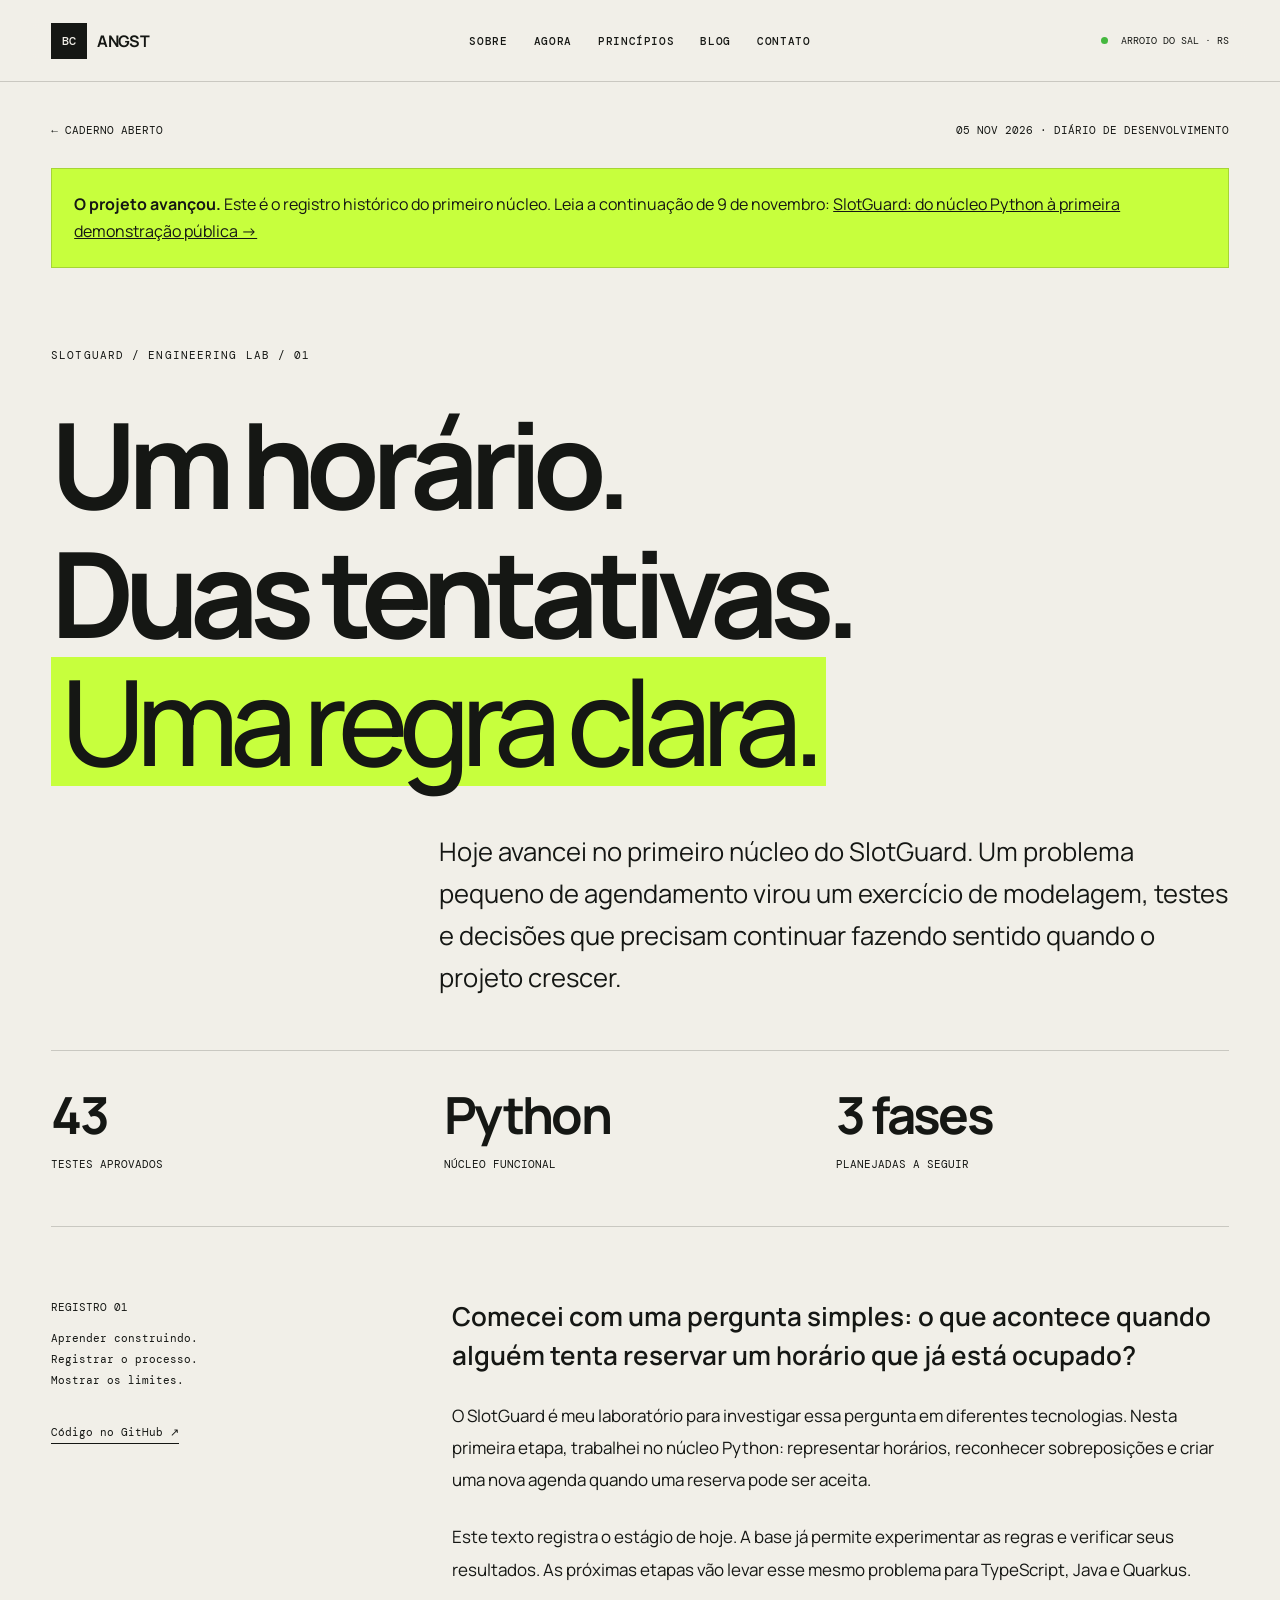
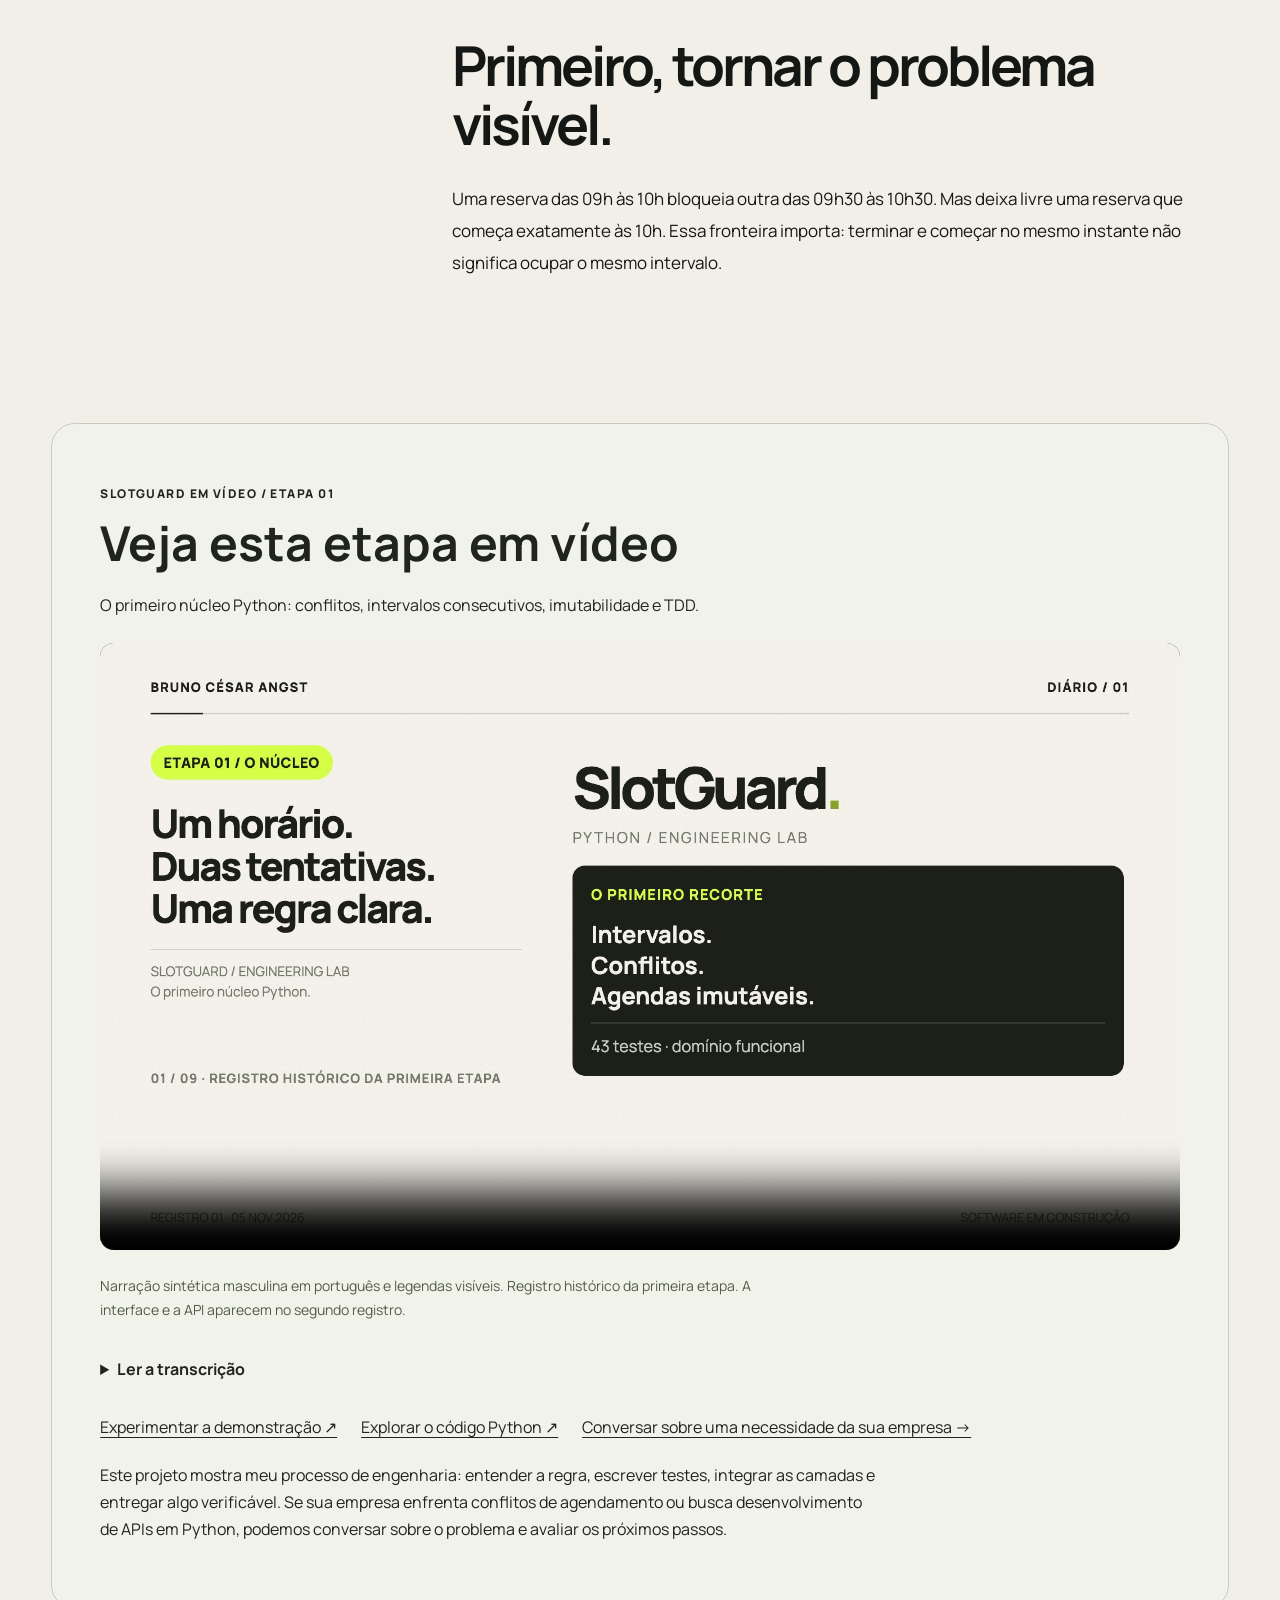
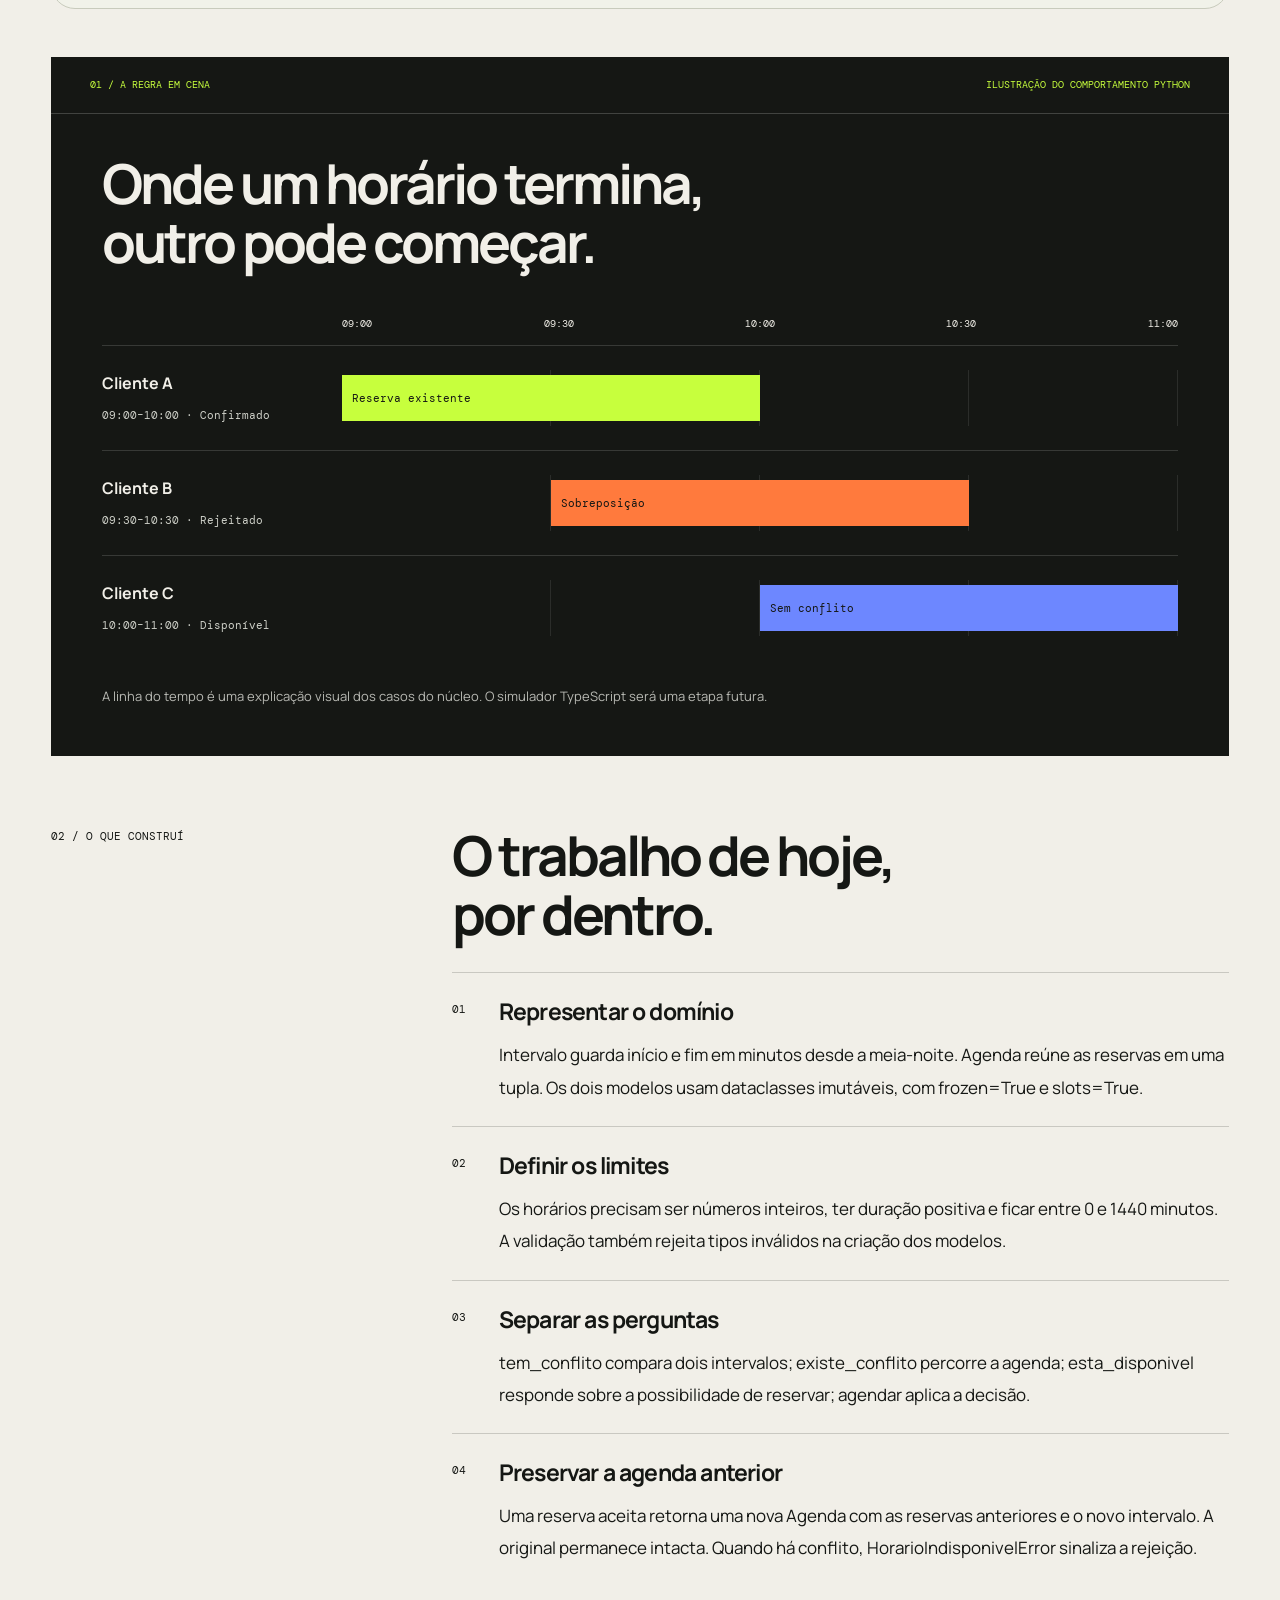
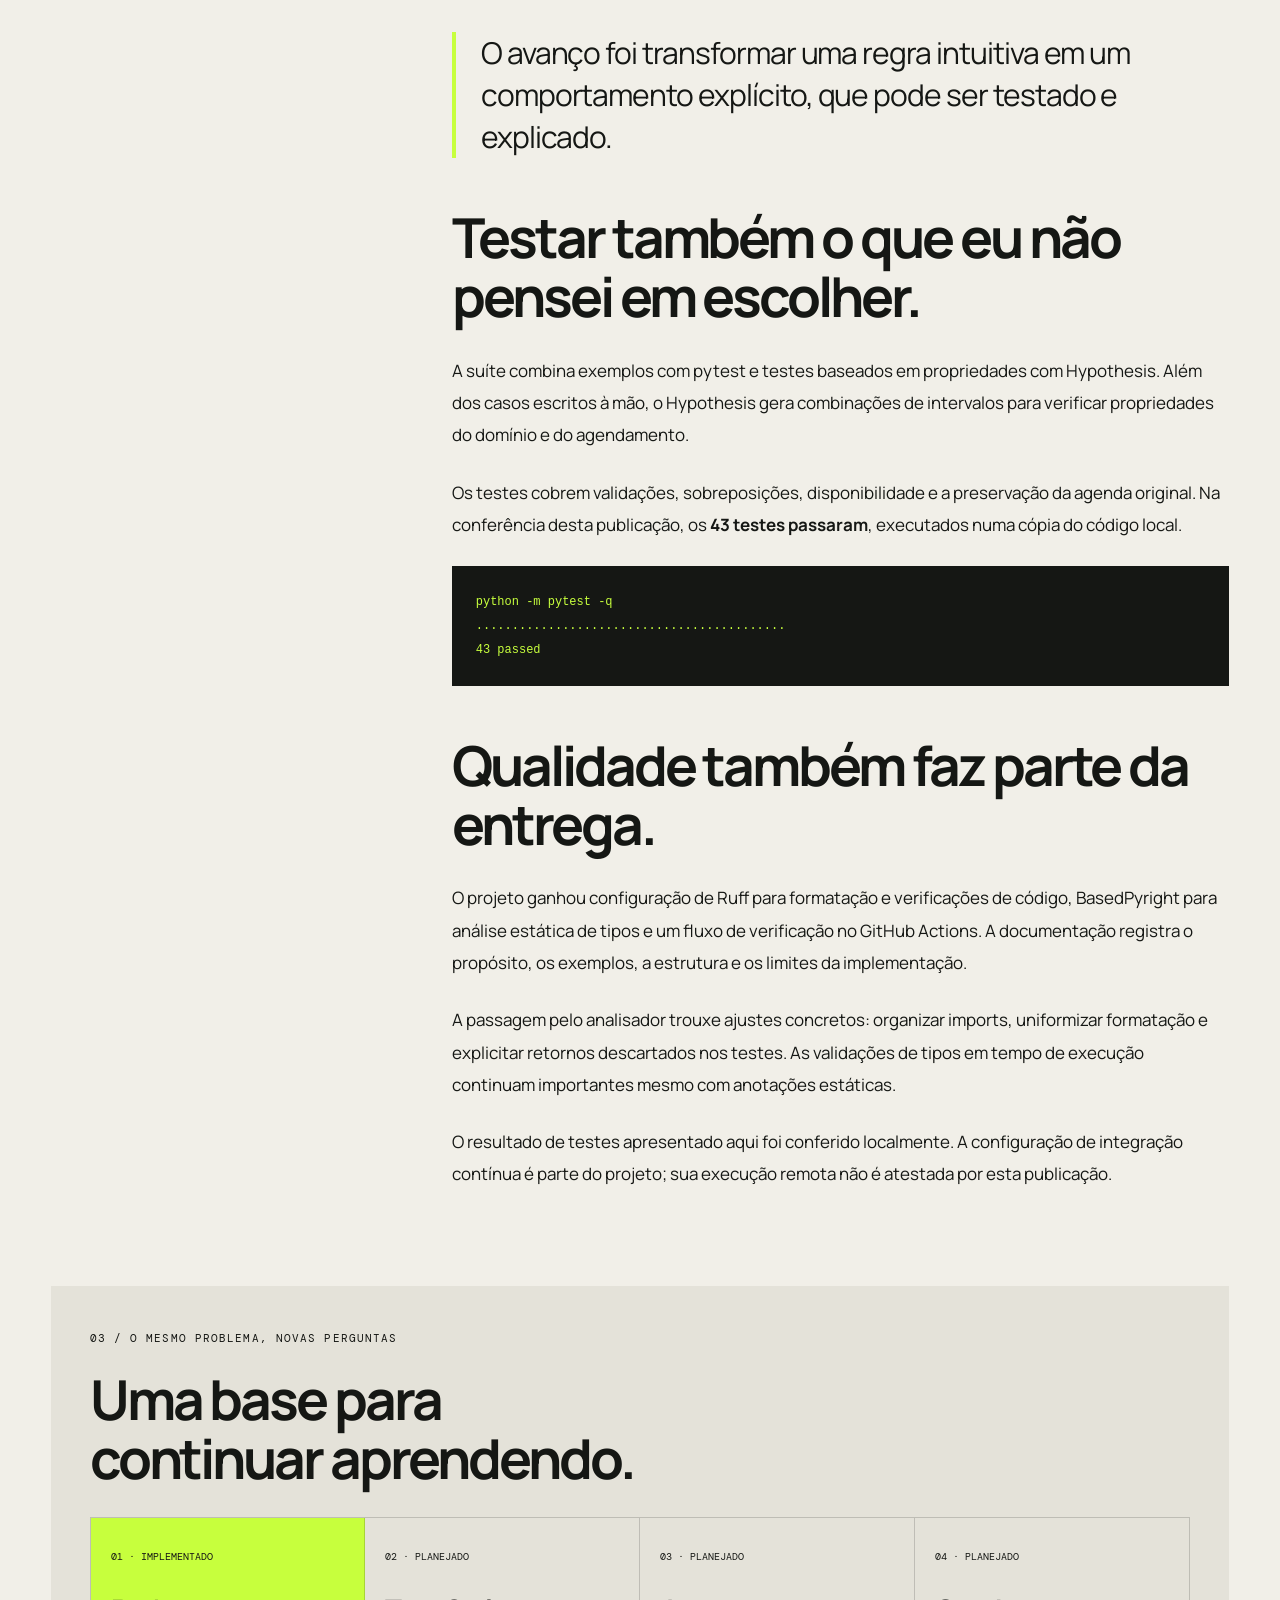
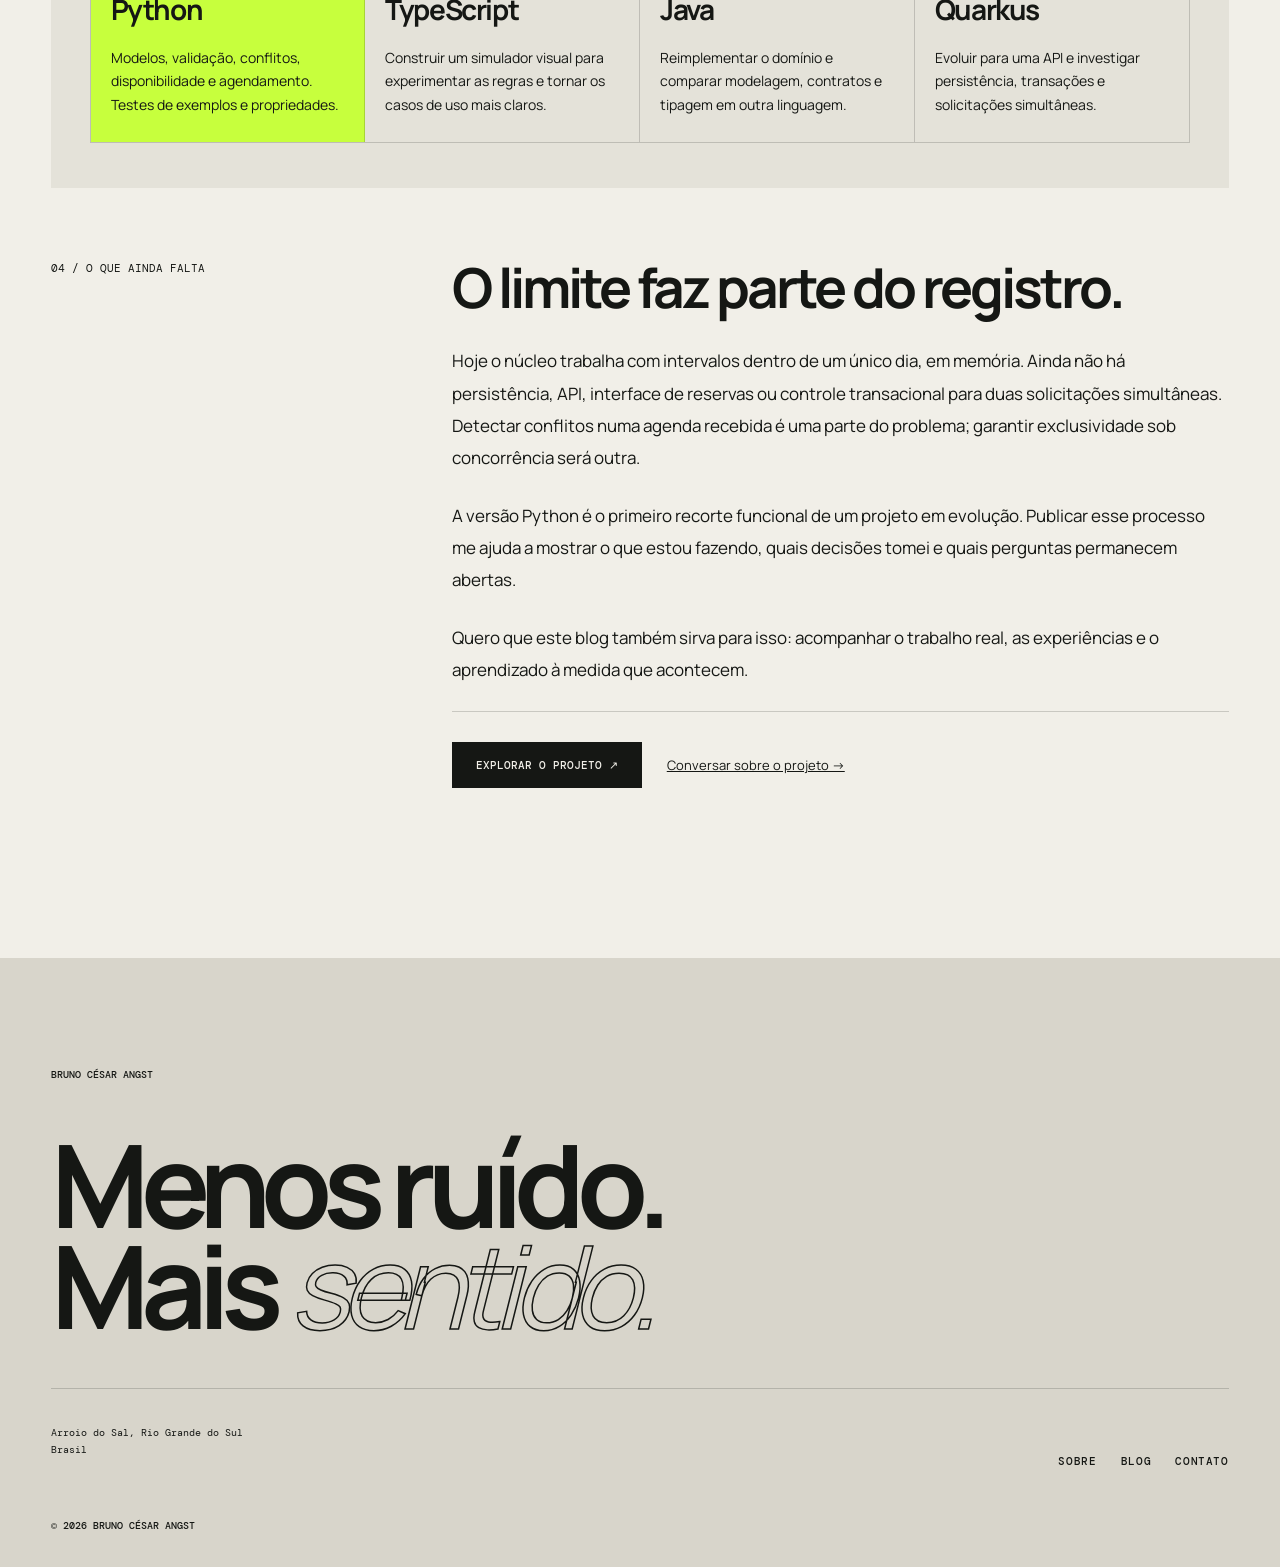
<file: blog/slotguard-primeiro-nucleo-python/index.html>
<!doctype html><html lang="pt-BR"><head><meta charset="utf-8"><meta name="viewport" content="width=device-width,initial-scale=1"><title>SlotGuard: um dia de construção, 43 testes e uma regra bem definida — Bruno César Angst</title><meta name="description" content="Diário de desenvolvimento: do conflito entre horários ao núcleo Python, com modelos imutáveis, testes de propriedades e os próximos passos do SlotGuard."><link rel="canonical" href="https://brunoangst.com.br/blog/slotguard-primeiro-nucleo-python/"><meta property="og:type" content="article"><meta property="og:title" content="SlotGuard: um dia de construção, 43 testes e uma regra bem definida"><meta property="og:description" content="Diário de desenvolvimento: do conflito entre horários ao núcleo Python, com modelos imutáveis, testes de propriedades e os próximos passos do SlotGuard."><meta property="og:url" content="https://brunoangst.com.br/blog/slotguard-primeiro-nucleo-python/"><meta name="twitter:card" content="summary"><link rel="stylesheet" href="/style-v4.css"><link rel="stylesheet" href="/blog/slotguard-primeiro-nucleo-python/diario.css"><script type="application/ld+json">{"@context": "https://schema.org", "@type": "BlogPosting", "headline": "SlotGuard: um dia de construção, 43 testes e uma regra bem definida", "description": "Diário de desenvolvimento: do conflito entre horários ao núcleo Python, com modelos imutáveis, testes de propriedades e os próximos passos do SlotGuard.", "datePublished": "2026-11-05", "inLanguage": "pt-BR", "author": {"@type": "Person", "name": "Bruno César Angst"}, "mainEntityOfPage": "https://brunoangst.com.br/blog/slotguard-primeiro-nucleo-python/"}</script><link rel="stylesheet" href="/blog/slotguard-video.css"></head><body><header><a class="marca" href="/"><span>BC</span><strong>ANGST</strong></a><nav class=""><a href="/sobre/">Sobre</a><a href="/agora/">Agora</a><a href="/principios/">Princípios</a><a href="/blog/">Blog</a><a href="/contato/">Contato</a></nav><div class="local"><i></i> Arroio do Sal · RS</div><button class="menu" aria-label="Abrir menu" aria-expanded="false"><span></span><span></span></button></header><main><article class="diario">
<div class="diario-topo"><a href="/blog/">← Caderno aberto</a><span>05 NOV 2026 · DIÁRIO DE DESENVOLVIMENTO</span></div>
<div style="margin-top:28px;padding:22px;border:1px solid var(--linha);background:var(--lima);line-height:1.7"><strong>O projeto avançou.</strong> Este é o registro histórico do primeiro núcleo. Leia a continuação de 9 de novembro: <a style="text-decoration:underline" href="/blog/slotguard-demonstracao-publica/">SlotGuard: do núcleo Python à primeira demonstração pública →</a></div><section class="sg-hero"><div class="sg-kicker">SLOTGUARD / ENGINEERING LAB / 01</div><h1>Um horário.<br/>Duas tentativas.<br/><em>Uma regra clara.</em></h1><p class="sg-lead">Hoje avancei no primeiro núcleo do SlotGuard. Um problema pequeno de agendamento virou um exercício de modelagem, testes e decisões que precisam continuar fazendo sentido quando o projeto crescer.</p><div class="sg-metricas"><div><strong>43</strong><span>testes aprovados</span></div><div><strong>Python</strong><span>núcleo funcional</span></div><div><strong>3 fases</strong><span>planejadas a seguir</span></div></div></section>
<div class="sg-editorial"><aside><span>REGISTRO 01</span><p>Aprender construindo.<br/>Registrar o processo.<br/>Mostrar os limites.</p><a href="https://github.com/BrunoCesarAngst/slotguard-engineering-lab" target="_blank" rel="noopener noreferrer">Código no GitHub ↗</a></aside><div class="sg-prosa"><p class="abertura">Comecei com uma pergunta simples: o que acontece quando alguém tenta reservar um horário que já está ocupado?</p><p>O SlotGuard é meu laboratório para investigar essa pergunta em diferentes tecnologias. Nesta primeira etapa, trabalhei no núcleo Python: representar horários, reconhecer sobreposições e criar uma nova agenda quando uma reserva pode ser aceita.</p><p>Este texto registra o estágio de hoje. A base já permite experimentar as regras e verificar seus resultados. As próximas etapas vão levar esse mesmo problema para TypeScript, Java e Quarkus.</p><h2>Primeiro, tornar o problema visível.</h2><p>Uma reserva das 09h às 10h bloqueia outra das 09h30 às 10h30. Mas deixa livre uma reserva que começa exatamente às 10h. Essa fronteira importa: terminar e começar no mesmo instante não significa ocupar o mesmo intervalo.</p></div></div>

<section class="sg-video" id="video" aria-labelledby="video-titulo"><p class="sg-video-tag">SLOTGUARD EM VÍDEO / ETAPA 01</p><h2 id="video-titulo">Veja esta etapa em vídeo</h2><p>O primeiro núcleo Python: conflitos, intervalos consecutivos, imutabilidade e TDD.</p><video controls playsinline preload="none" width="1920" height="1080" poster="video/capa.jpg" aria-label="Apresentação da etapa 1 do SlotGuard"><source src="video/apresentacao.mp4" type="video/mp4"><track kind="captions" src="video/legendas.vtt" srclang="pt-BR" label="Português"><p><a href="video/apresentacao.mp4">Assistir ao vídeo</a></p></video><p class="sg-video-nota">Narração sintética masculina em português e legendas visíveis. Registro histórico da primeira etapa. A interface e a API aparecem no segundo registro.</p><details><summary>Ler a transcrição</summary><p>Como um sistema decide se pode aceitar uma reserva? Foi com essa pergunta que comecei o SlotGuard.</p><p>Uma reserva ocupa das nove às dez da manhã. Outra, das nove e meia às dez e meia, precisa ser rejeitada.</p><p>Mas uma reserva das dez às onze pode ser aceita. O fim de um intervalo não ocupa o início do próximo.</p><p>O núcleo usa horários em minutos e modelos imutáveis. Os intervalos têm duração positiva e ficam dentro de um único dia.</p><p>Ao aceitar uma reserva, o domínio devolve uma nova agenda. A agenda anterior continua intacta, e o conflito sinaliza um erro.</p><p>O desenvolvimento avança em pequenos ciclos de testes. Primeiro observo a falha. Depois implemento, verifico e reviso.</p><p>Esta primeira etapa reúne quarenta e três testes automatizados. Exemplos e testes de propriedades verificam limites e preservação da agenda.</p><p>Nesse registro, ainda não havia interface, API ou persistência. A proposta era consolidar o domínio antes de conectar novas camadas.</p><p>No artigo, compartilho o processo, as decisões e os próximos passos. Essa base abre caminho para a segunda etapa do SlotGuard.</p></details><div class="sg-video-links"><a href="https://slotguard-zf3f.onrender.com/">Experimentar a demonstração ↗</a><a href="https://github.com/BrunoCesarAngst/slotguard-engineering-lab">Explorar o código Python ↗</a><a href="/contato/">Conversar sobre uma necessidade da sua empresa →</a></div><p>Este projeto mostra meu processo de engenharia: entender a regra, escrever testes, integrar as camadas e entregar algo verificável. Se sua empresa enfrenta conflitos de agendamento ou busca desenvolvimento de APIs em Python, podemos conversar sobre o problema e avaliar os próximos passos.</p></section>
<section class="sg-painel" aria-labelledby="exemplo-titulo"><div class="sg-painel-topo"><span>01 / A REGRA EM CENA</span><span>ILUSTRAÇÃO DO COMPORTAMENTO PYTHON</span></div><div class="sg-painel-corpo"><h2 id="exemplo-titulo">Onde um horário termina,<br/>outro pode começar.</h2><div class="sg-escala" aria-hidden="true"><span>09:00</span><span>09:30</span><span>10:00</span><span>10:30</span><span>11:00</span></div><div class="sg-linha"><div><b>Cliente A</b><span>09:00–10:00 · Confirmado</span></div><div class="sg-trilho"><span class="sg-barra sg-a">Reserva existente</span></div></div><div class="sg-linha"><div><b>Cliente B</b><span>09:30–10:30 · Rejeitado</span></div><div class="sg-trilho"><span class="sg-barra sg-b">Sobreposição</span></div></div><div class="sg-linha"><div><b>Cliente C</b><span>10:00–11:00 · Disponível</span></div><div class="sg-trilho"><span class="sg-barra sg-c">Sem conflito</span></div></div><p>A linha do tempo é uma explicação visual dos casos do núcleo. O simulador TypeScript será uma etapa futura.</p></div></section>
<div class="sg-editorial"><aside>02 / O QUE CONSTRUÍ</aside><div class="sg-prosa"><h2>O trabalho de hoje,<br/>por dentro.</h2><div class="sg-passos"><section><span>01</span><div><h3>Representar o domínio</h3><p>Intervalo guarda início e fim em minutos desde a meia-noite. Agenda reúne as reservas em uma tupla. Os dois modelos usam dataclasses imutáveis, com frozen=True e slots=True.</p></div></section><section><span>02</span><div><h3>Definir os limites</h3><p>Os horários precisam ser números inteiros, ter duração positiva e ficar entre 0 e 1440 minutos. A validação também rejeita tipos inválidos na criação dos modelos.</p></div></section><section><span>03</span><div><h3>Separar as perguntas</h3><p>tem_conflito compara dois intervalos; existe_conflito percorre a agenda; esta_disponivel responde sobre a possibilidade de reservar; agendar aplica a decisão.</p></div></section><section><span>04</span><div><h3>Preservar a agenda anterior</h3><p>Uma reserva aceita retorna uma nova Agenda com as reservas anteriores e o novo intervalo. A original permanece intacta. Quando há conflito, HorarioIndisponivelError sinaliza a rejeição.</p></div></section></div><blockquote>O avanço foi transformar uma regra intuitiva em um comportamento explícito, que pode ser testado e explicado.</blockquote><h2>Testar também o que eu não pensei em escolher.</h2><p>A suíte combina exemplos com pytest e testes baseados em propriedades com Hypothesis. Além dos casos escritos à mão, o Hypothesis gera combinações de intervalos para verificar propriedades do domínio e do agendamento.</p><p>Os testes cobrem validações, sobreposições, disponibilidade e a preservação da agenda original. Na conferência desta publicação, os <strong>43 testes passaram</strong>, executados numa cópia do código local.</p><pre aria-label="Resultado da suíte de testes"><code>python -m pytest -q
...........................................
43 passed</code></pre><h2>Qualidade também faz parte da entrega.</h2><p>O projeto ganhou configuração de Ruff para formatação e verificações de código, BasedPyright para análise estática de tipos e um fluxo de verificação no GitHub Actions. A documentação registra o propósito, os exemplos, a estrutura e os limites da implementação.</p><p>A passagem pelo analisador trouxe ajustes concretos: organizar imports, uniformizar formatação e explicitar retornos descartados nos testes. As validações de tipos em tempo de execução continuam importantes mesmo com anotações estáticas.</p><p>O resultado de testes apresentado aqui foi conferido localmente. A configuração de integração contínua é parte do projeto; sua execução remota não é atestada por esta publicação.</p></div></div>
<section class="sg-roadmap"><div class="sg-kicker">03 / O MESMO PROBLEMA, NOVAS PERGUNTAS</div><h2>Uma base para<br/>continuar aprendendo.</h2><div class="sg-fases"><div class="atual"><span>01 · IMPLEMENTADO</span><h3>Python</h3><p>Modelos, validação, conflitos, disponibilidade e agendamento. Testes de exemplos e propriedades.</p></div><div><span>02 · PLANEJADO</span><h3>TypeScript</h3><p>Construir um simulador visual para experimentar as regras e tornar os casos de uso mais claros.</p></div><div><span>03 · PLANEJADO</span><h3>Java</h3><p>Reimplementar o domínio e comparar modelagem, contratos e tipagem em outra linguagem.</p></div><div><span>04 · PLANEJADO</span><h3>Quarkus</h3><p>Evoluir para uma API e investigar persistência, transações e solicitações simultâneas.</p></div></div></section>
<div class="sg-editorial"><aside>04 / O QUE AINDA FALTA</aside><div class="sg-prosa"><h2>O limite faz parte do registro.</h2><p>Hoje o núcleo trabalha com intervalos dentro de um único dia, em memória. Ainda não há persistência, API, interface de reservas ou controle transacional para duas solicitações simultâneas. Detectar conflitos numa agenda recebida é uma parte do problema; garantir exclusividade sob concorrência será outra.</p><p>A versão Python é o primeiro recorte funcional de um projeto em evolução. Publicar esse processo me ajuda a mostrar o que estou fazendo, quais decisões tomei e quais perguntas permanecem abertas.</p><p>Quero que este blog também sirva para isso: acompanhar o trabalho real, as experiências e o aprendizado à medida que acontecem.</p><div class="sg-final"><a class="botao" href="https://github.com/BrunoCesarAngst/slotguard-engineering-lab" target="_blank" rel="noopener noreferrer">Explorar o projeto ↗</a><a href="/contato/">Conversar sobre o projeto →</a></div></div></div>
</article></main><footer><div><span>Bruno César Angst</span><h2>Menos ruído.<br/>Mais <em>sentido.</em></h2></div><div class="rodape-fim"><p>Arroio do Sal, Rio Grande do Sul<br/>Brasil</p><div class="links-rodape"><a href="/sobre/">Sobre</a><a href="/blog/">Blog</a><a href="/contato/">Contato</a></div></div><small>© 2026 Bruno César Angst</small></footer></body></html>
</file>
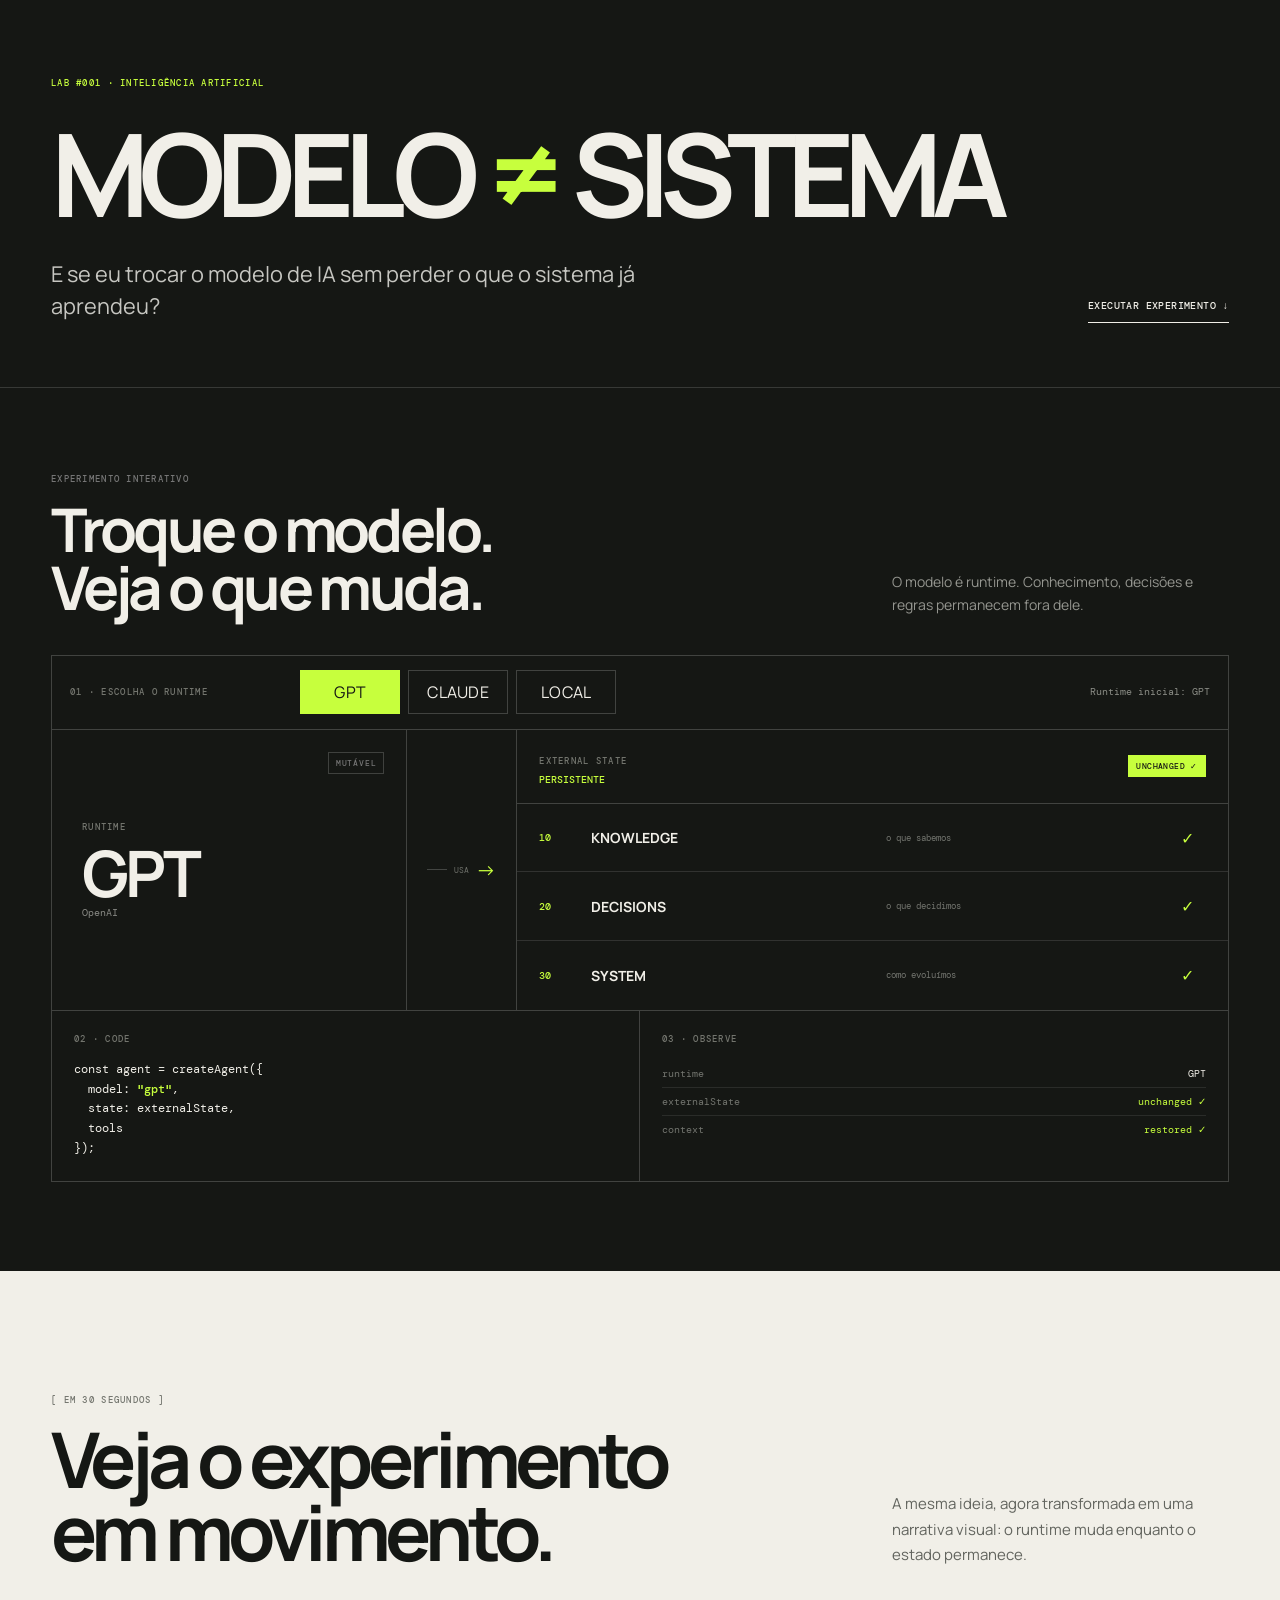
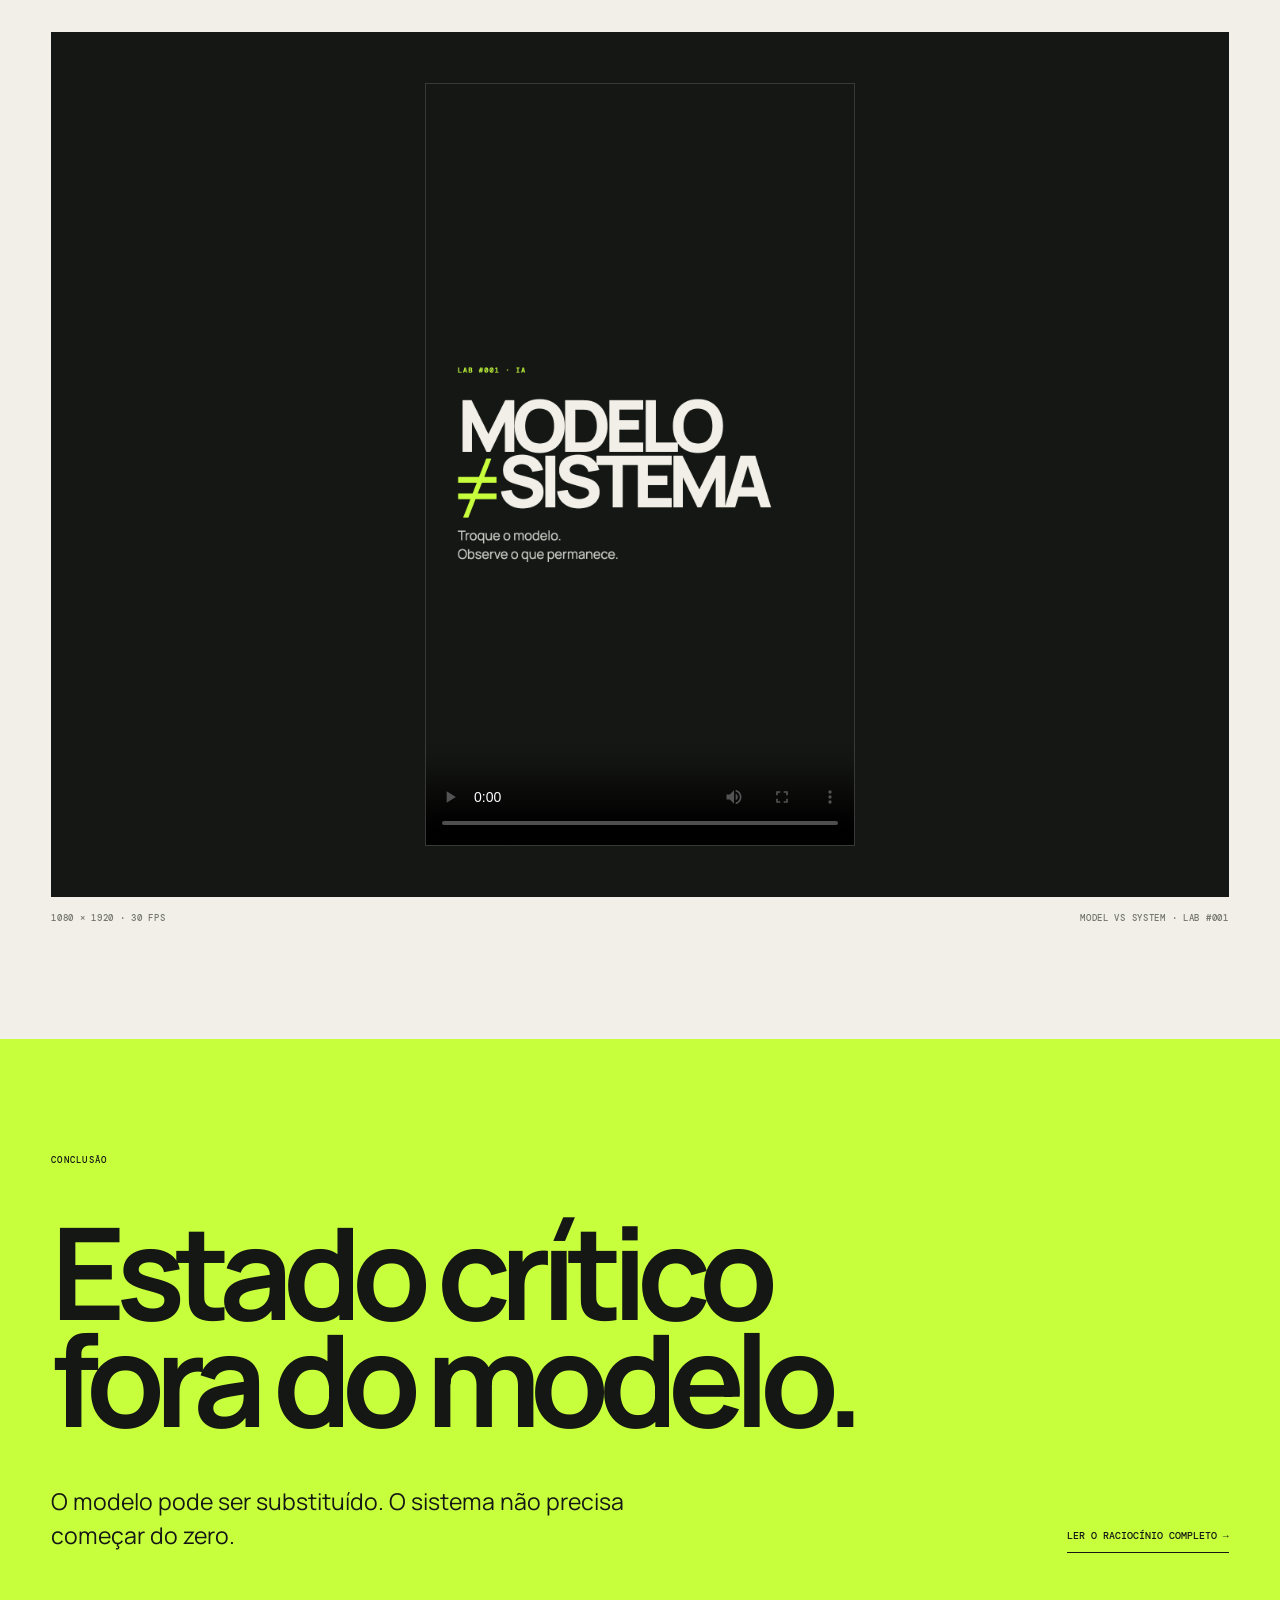
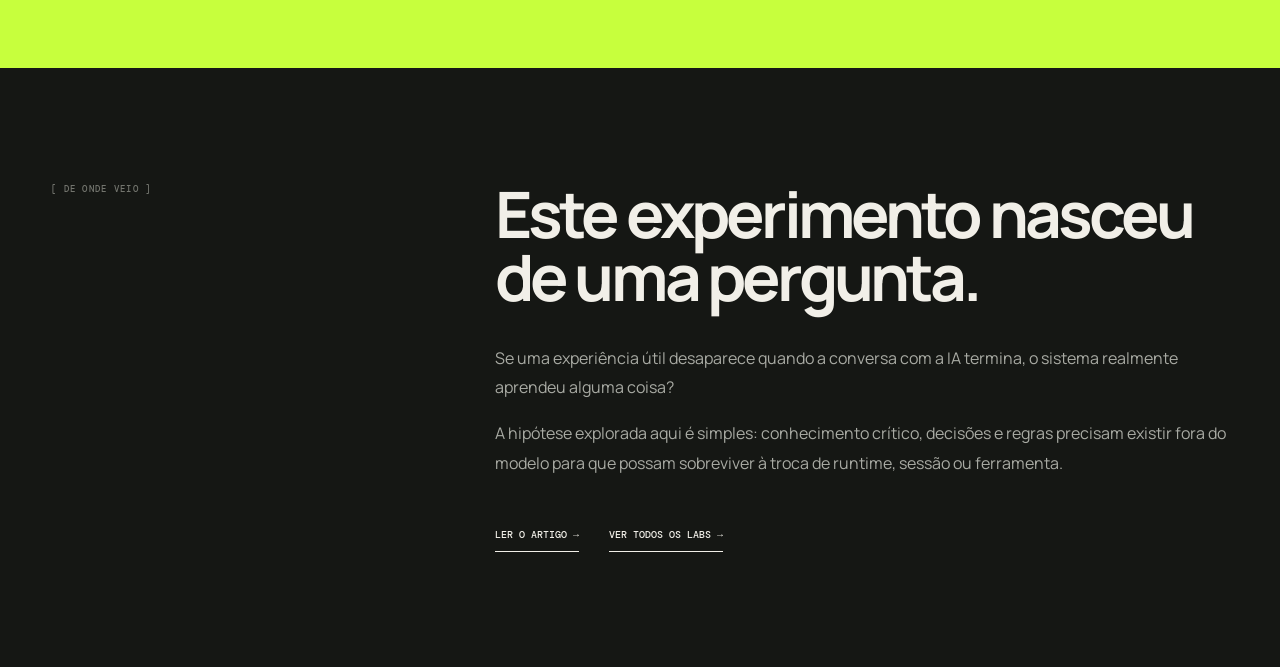
<file: lab/modelo-nao-e-sistema/index.html>
<!DOCTYPE html>
<html lang="pt-BR">
<head>
  <meta charset="UTF-8">

  <meta
    name="viewport"
    content="width=device-width, initial-scale=1"
  >

  <title>Modelo ≠ Sistema — Bruno César Angst</title>

  <meta
    name="description"
    content="Troque o modelo de IA e observe o que acontece quando conhecimento, decisões e regras vivem fora da sessão."
  >

  <link
    rel="canonical"
    href="https://brunoangst.com.br/lab/modelo-nao-e-sistema/"
  >


  <!-- OPEN GRAPH -->

  <meta property="og:type" content="website">
  <meta property="og:locale" content="pt_BR">
  <meta property="og:site_name" content="Bruno César Angst">

  <meta
    property="og:title"
    content="Modelo ≠ Sistema"
  >

  <meta
    property="og:description"
    content="Troque o modelo. O conhecimento permanece. Um experimento visual sobre IA, contexto e estado externo."
  >

  <meta
    property="og:url"
    content="https://brunoangst.com.br/lab/modelo-nao-e-sistema/"
  >

  <meta
    property="og:image"
    content="https://brunoangst.com.br/lab/modelo-nao-e-sistema/assets/social-card.png"
  >

  <meta
    property="og:image:width"
    content="1200"
  >

  <meta
    property="og:image:height"
    content="630"
  >

  <meta
    property="og:image:alt"
    content="Modelo não é sistema. GPT, Claude e modelo local usando conhecimento, decisões e regras persistentes."
  >


  <!-- X / TWITTER -->

  <meta
    name="twitter:card"
    content="summary_large_image"
  >

  <meta
    name="twitter:title"
    content="Modelo ≠ Sistema"
  >

  <meta
    name="twitter:description"
    content="Troque o modelo. O conhecimento permanece."
  >

  <meta
    name="twitter:image"
    content="https://brunoangst.com.br/lab/modelo-nao-e-sistema/assets/social-card.png"
  >


  <!-- STRUCTURED DATA -->

  <script type="application/ld+json">
  {
    "@context": "https://schema.org",
    "@type": "CreativeWork",
    "name": "Modelo ≠ Sistema",
    "description": "Um experimento visual e interativo sobre modelos de IA substituíveis e estado externo persistente.",
    "url": "https://brunoangst.com.br/lab/modelo-nao-e-sistema/",
    "inLanguage": "pt-BR",
    "creator": {
      "@type": "Person",
      "name": "Bruno César Angst",
      "url": "https://brunoangst.com.br/"
    },
    "isPartOf": {
      "@type": "CollectionPage",
      "name": "Bruno Angst Lab",
      "url": "https://brunoangst.com.br/lab/"
    }
  }
  </script>


  <link
    rel="stylesheet"
    href="/style-v4.css"
  >

  <link
    rel="stylesheet"
    href="./lab.css"
  >
</head>


<body class="lab-page">

  <main>


    <!-- ==================================================
         HERO
         ================================================== -->

    <section class="lab-hero">

      <div class="lab-label">
        LAB #001 · INTELIGÊNCIA ARTIFICIAL
      </div>


      <h1>
        MODELO
        <span>≠</span>
        SISTEMA
      </h1>


      <div class="hero-bottom">

        <p>
          E se eu trocar o modelo de IA sem perder
          o que o sistema já aprendeu?
        </p>


        <a href="#experimento">
          Executar experimento ↓
        </a>

      </div>

    </section>



    <!-- ==================================================
         EXPERIMENTO
         ================================================== -->

    <section
      class="experiment"
      id="experimento"
    >

      <div class="experiment-intro">

        <div>

          <span>
            EXPERIMENTO INTERATIVO
          </span>


          <h2>
            Troque o modelo.
            <br>
            Veja o que muda.
          </h2>

        </div>


        <p>
          O modelo é runtime.
          Conhecimento, decisões e regras
          permanecem fora dele.
        </p>

      </div>



      <!-- WORKBENCH -->

      <div class="workbench">


        <!-- CONTROLES -->

        <div class="workbench-controls">

          <span class="workbench-label">
            01 · ESCOLHA O RUNTIME
          </span>


          <div
            class="model-picker"
            role="group"
            aria-label="Escolha o modelo"
          >

            <button
              type="button"
              class="model-button active"
              data-model="gpt"
              aria-pressed="true"
            >
              GPT
            </button>


            <button
              type="button"
              class="model-button"
              data-model="claude"
              aria-pressed="false"
            >
              CLAUDE
            </button>


            <button
              type="button"
              class="model-button"
              data-model="local"
              aria-pressed="false"
            >
              LOCAL
            </button>

          </div>


          <div
            class="change-message"
            id="change-message"
            aria-live="polite"
          >
            Runtime inicial: GPT
          </div>

        </div>



        <!-- STAGE -->

        <div class="experiment-stage">


          <!-- RUNTIME -->

          <div
            class="runtime-card"
            id="runtime-card"
          >

            <span class="card-label">
              RUNTIME
            </span>


            <strong id="current-model">
              GPT
            </strong>


            <small id="current-provider">
              OpenAI
            </small>


            <span class="changed-badge">
              MUTÁVEL
            </span>

          </div>



          <!-- FLOW -->

          <div class="flow">

            <span class="flow-line"></span>

            <small>
              usa
            </small>

            <span class="flow-arrow">
              →
            </span>

          </div>



          <!-- ESTADO -->

          <div class="state-card">

            <div class="state-card-header">

              <div>

                <span class="card-label">
                  EXTERNAL STATE
                </span>

                <strong>
                  PERSISTENTE
                </strong>

              </div>


              <span class="unchanged-badge">
                UNCHANGED ✓
              </span>

            </div>



            <div class="state-row">

              <span>
                10
              </span>

              <strong>
                KNOWLEDGE
              </strong>

              <small>
                o que sabemos
              </small>

              <b>✓</b>

            </div>



            <div class="state-row">

              <span>
                20
              </span>

              <strong>
                DECISIONS
              </strong>

              <small>
                o que decidimos
              </small>

              <b>✓</b>

            </div>



            <div class="state-row">

              <span>
                30
              </span>

              <strong>
                SYSTEM
              </strong>

              <small>
                como evoluímos
              </small>

              <b>✓</b>

            </div>

          </div>

        </div>



        <!-- EVIDÊNCIA -->

        <div class="evidence-grid">


          <!-- CODE -->

          <div class="code-panel">

            <span class="panel-label">
              02 · CODE
            </span>


            <pre><code>const agent = createAgent({
  model: <span id="code-model">"gpt"</span>,
  state: externalState,
  tools
});</code></pre>

          </div>



          <!-- EXECUTION -->

          <div class="execution-panel">

            <span class="panel-label">
              03 · OBSERVE
            </span>


            <div class="execution-line">

              <span>
                runtime
              </span>

              <strong id="runtime-change">
                GPT
              </strong>

            </div>


            <div class="execution-line">

              <span>
                externalState
              </span>

              <strong class="stable">
                unchanged ✓
              </strong>

            </div>


            <div class="execution-line">

              <span>
                context
              </span>

              <strong class="stable">
                restored ✓
              </strong>

            </div>

          </div>

        </div>

      </div>

    </section>



    <!-- ==================================================
         VÍDEO
         ================================================== -->

    <section class="lab-video">

      <div class="lab-video-intro">

        <div>

          <span>
            [ EM 30 SEGUNDOS ]
          </span>

          <h2>
            Veja o experimento
            <br>
            em movimento.
          </h2>

        </div>


        <p>
          A mesma ideia, agora transformada
          em uma narrativa visual:
          o runtime muda enquanto o estado permanece.
        </p>

      </div>


      <div class="video-frame">

        <video
          controls
          playsinline
          preload="metadata"
          poster="./assets/poster-1080x1920.png"
        >

          <source
            src="./assets/model-vs-system.mp4"
            type="video/mp4"
          >

          Seu navegador não suporta reprodução de vídeo.

        </video>

      </div>


      <div class="video-caption">

        <span>
          1080 × 1920 · 30 FPS
        </span>

        <span>
          MODEL VS SYSTEM · LAB #001
        </span>

      </div>

    </section>



    <!-- ==================================================
         CONCLUSÃO
         ================================================== -->

    <section class="lab-thesis">

      <span>
        CONCLUSÃO
      </span>


      <h2>
        Estado crítico
        <br>
        fora do modelo.
      </h2>


      <div class="thesis-bottom">

        <p>
          O modelo pode ser substituído.
          O sistema não precisa começar do zero.
        </p>


        <a
          href="/blog/ia-esta-tornando-voce-melhor-ou-apenas-mais-rapido/"
        >
          Ler o raciocínio completo →
        </a>

      </div>

    </section>



    <!-- ==================================================
         CONTEXTO
         ================================================== -->

    <section class="lab-context">

      <span>
        [ DE ONDE VEIO ]
      </span>


      <div>

        <h2>
          Este experimento
          nasceu de uma pergunta.
        </h2>


        <p>
          Se uma experiência útil desaparece quando a conversa
          com a IA termina, o sistema realmente aprendeu alguma coisa?
        </p>


        <p>
          A hipótese explorada aqui é simples:
          conhecimento crítico, decisões e regras precisam existir
          fora do modelo para que possam sobreviver à troca de runtime,
          sessão ou ferramenta.
        </p>


        <div class="context-links">

          <a
            href="/blog/ia-esta-tornando-voce-melhor-ou-apenas-mais-rapido/"
          >
            Ler o artigo →
          </a>


          <a
            href="/lab/"
          >
            Ver todos os Labs →
          </a>

        </div>

      </div>

    </section>


  </main>


  <script src="./lab.js"></script>

</body>
</html>
</file>
<file: style-v2.css>
@import "https://fonts.googleapis.com/css2?family=DM+Mono:wght@300;400;500&family=Manrope:wght@400;500;600;700;800&display=swap";
:root{--papel:#f1efe8;--tinta:#151714;--lima:#c7ff3d;--azul:#6d87ff;--laranja:#ff7a3d;--linha:#1517142e;--cinza:#777971}*{box-sizing:border-box}html{scroll-behavior:smooth}body{background:var(--papel);color:var(--tinta);margin:0;font-family:Manrope,sans-serif}a{color:inherit;text-decoration:none}button{font:inherit;color:inherit}header{border-bottom:1px solid var(--linha);z-index:20;-webkit-backdrop-filter:blur(16px);backdrop-filter:blur(16px);background:#f1efe8ed;grid-template-columns:1fr auto 1fr;align-items:center;height:82px;padding:0 4vw;display:grid;position:sticky;top:0}.marca{align-items:center;gap:10px;width:max-content;display:flex}.marca span{background:var(--tinta);color:var(--papel);place-items:center;width:36px;height:36px;font:500 12px DM Mono;display:grid}.marca strong{letter-spacing:-.04em}nav{gap:26px;display:flex}nav a,.links-rodape a{text-transform:uppercase;letter-spacing:.06em;font:500 11px DM Mono;position:relative}nav a:after{content:"";background:var(--tinta);height:1px;transition:all .2s;position:absolute;bottom:-7px;left:0;right:100%}nav a:hover:after{right:0}.local{text-transform:uppercase;justify-self:end;font:400 10px DM Mono}.local i,.nota-agora i,.disponibilidade i{background:#45b83f;border-radius:50%;width:7px;height:7px;margin-right:7px;display:inline-block}.menu{display:none}.hero{min-height:calc(100vh - 82px);padding:6vw 4vw 3vw;overflow:hidden}.sobrancelha{gap:12px;display:flex}.sobrancelha span,.tags span{border:1px solid var(--linha);text-transform:uppercase;border-radius:99px;padding:8px 12px;font:400 10px DM Mono}.hero h1,.cabecalho-pagina h1{letter-spacing:-.08em;margin:5vw 0 4vw;font-size:clamp(68px,10.2vw,152px);line-height:.82}.hero h1 em,.cabecalho-pagina h1 em,footer h2 em{color:#0000;-webkit-text-stroke:1.5px var(--tinta);font-weight:400}.hero-rodape{justify-content:space-between;align-items:end;max-width:1050px;margin-left:auto;display:flex}.hero-rodape p{max-width:650px;margin:0;font-size:clamp(17px,1.6vw,24px);line-height:1.55}.circulo{background:var(--lima);border:1px solid;border-radius:50%;place-items:center;width:72px;height:72px;font-size:24px;transition:all .25s;display:grid}.circulo:hover{transform:rotate(45deg)}.grade-decorativa{border-top:1px solid var(--linha);letter-spacing:.12em;grid-template-columns:repeat(4,1fr);margin-top:6vw;padding-top:14px;font:400 9px DM Mono;display:grid}.rotulo{text-transform:uppercase;letter-spacing:.1em;font:500 11px DM Mono}.manifesto,.trabalho,.chamada-blog{border-top:1px solid var(--linha);padding:9vw 4vw}.manifesto{grid-template-columns:1fr 3fr;display:grid}.manifesto h2,.trabalho>h2,.chamada-blog h2{letter-spacing:-.065em;margin:0;font-size:clamp(38px,6.1vw,90px);line-height:1.04}.manifesto h2 span{color:var(--cinza)}.duas-colunas{grid-template-columns:1fr 1fr;gap:4vw;margin:6vw 0 3vw 25%;display:grid}.duas-colunas p,.chamada-blog p{font-size:15px;line-height:1.75}.link-texto,.link-claro{text-transform:uppercase;letter-spacing:.05em;border-bottom:1px solid;padding:12px 0;font:500 12px DM Mono;display:inline-flex}.link-texto{margin-left:25%}.link-texto span{margin-left:35px}.trabalho{background:var(--tinta);color:var(--papel)}.secao-topo{justify-content:space-between;margin-bottom:5vw;display:flex}.secao-topo>span{text-transform:uppercase;font:400 10px DM Mono}.trabalho>h2{margin-bottom:7vw}.projetos{border-top:1px solid #f1efe833}.projetos article{isolation:isolate;border-bottom:1px solid #f1efe833;grid-template-columns:90px 1fr 70px;gap:2vw;padding:3.5vw 0;transition:all .3s;display:grid;position:relative}.projetos article:before{content:"";transform-origin:bottom;z-index:-1;transition:all .3s;position:absolute;inset:0;transform:scaleY(0)}.projetos article.lima:before{background:var(--lima)}.projetos article.azul:before{background:var(--azul)}.projetos article.laranja:before{background:var(--laranja)}.projetos article:hover{color:var(--tinta);padding-left:2vw;padding-right:2vw}.projetos article:hover:before{transform:scaleY(1)}.numero{font:400 12px DM Mono}.projeto-corpo small{text-transform:uppercase;font:400 10px DM Mono}.projeto-corpo h3{letter-spacing:-.05em;margin:12px 0 20px;font-size:clamp(30px,4vw,60px)}.projeto-corpo p{color:#b8b9b3;max-width:700px;line-height:1.7}.projetos article:hover p{color:var(--tinta)}.tags{gap:8px;margin-top:25px;display:flex}.projeto-seta{place-items:center;font-size:22px;display:grid}.link-claro{margin-top:4vw}.chamada-blog{grid-template-columns:1fr 3fr;display:grid}.chamada-blog p{max-width:660px;margin:3vw 0}.botao{background:var(--tinta);color:var(--papel);text-transform:uppercase;padding:16px 24px;font:500 11px DM Mono;display:inline-block}.faixa-agora{background:var(--lima);grid-template-columns:220px 1fr auto;align-items:center;gap:3vw;padding:3vw 4vw;display:grid}.faixa-agora>span,.faixa-agora a{font:500 10px DM Mono}.faixa-agora p{letter-spacing:-.035em;font-size:clamp(18px,2.2vw,32px)}.cabecalho-pagina{border-bottom:1px solid var(--linha);min-height:75vh;padding:8vw 4vw 7vw}.cabecalho-pagina h1{margin:5vw 0;font-size:clamp(60px,9.5vw,140px)}.cabecalho-pagina>p{max-width:700px;margin-left:auto;font-size:clamp(17px,1.7vw,25px);line-height:1.6}.cabecalho-pagina.escuro{background:var(--tinta);color:var(--papel)}.escuro h1{max-width:1200px}.texto-editorial{grid-template-columns:1fr 2fr;gap:6vw;padding:9vw 4vw;display:grid}.texto-editorial aside{font:400 10px/1.8 DM Mono}.texto-editorial>div{max-width:800px}.texto-editorial h2{letter-spacing:-.055em;margin-top:0;font-size:clamp(35px,4.8vw,66px);line-height:1.08}.texto-editorial p,.corpo-artigo p{font-size:17px;line-height:1.9}.texto-editorial blockquote,.corpo-artigo blockquote{letter-spacing:-.04em;border-left:5px solid var(--lima);margin:5vw 0;padding-left:3vw;font-size:clamp(27px,3.5vw,47px);line-height:1.2}.assinatura{background:var(--azul);grid-template-columns:1fr 3fr;padding:6vw 4vw;display:grid}.assinatura span{text-transform:uppercase;font:500 10px DM Mono}.assinatura p{letter-spacing:-.04em;margin:0;font-size:clamp(30px,4vw,58px);line-height:1.2}.lista-focos{background:var(--tinta);color:var(--papel);padding:0 4vw}.lista-focos article{border-bottom:1px solid #ffffff2e;grid-template-columns:80px 1fr 1fr;gap:3vw;padding:4vw 0;display:grid}.lista-focos span{font:400 11px DM Mono}.lista-focos h2{letter-spacing:-.05em;margin:0;font-size:clamp(30px,4vw,58px)}.lista-focos p{color:#b8b9b3;max-width:500px;line-height:1.7}.stack{grid-template-columns:1fr 3fr;padding:8vw 4vw;display:grid}.stack>div:last-child{flex-wrap:wrap;gap:12px;display:flex}.stack span{border:1px solid var(--tinta);border-radius:99px;padding:15px 20px;font:500 12px DM Mono}.nota-agora,.disponibilidade{background:var(--lima);align-items:flex-start;gap:3vw;padding:4vw;display:flex}.nota-agora p,.disponibilidade p{letter-spacing:-.04em;max-width:1000px;margin:0;font-size:clamp(24px,3.5vw,50px);line-height:1.2}.grade-principios{grid-template-columns:1fr 1fr;padding:0 4vw 9vw;display:grid}.grade-principios article{border:1px solid var(--linha);min-height:330px;margin:-1px 0 0 -1px;padding:4vw}.grade-principios span{font:400 11px DM Mono}.grade-principios h2{letter-spacing:-.05em;margin:3vw 0 2vw;font-size:clamp(26px,3.2vw,47px);line-height:1.05}.grade-principios p{color:#5d5f59;line-height:1.7}.blog-cabecalho{background:var(--laranja)}.temas{border-bottom:1px solid var(--linha);flex-wrap:wrap;gap:12px;padding:2vw 4vw;display:flex}.temas span{border:1px solid;border-radius:99px;padding:9px 12px;font:400 10px DM Mono}.artigos{padding:8vw 4vw}.cartao-artigo{border-top:1px solid;border-bottom:1px solid;grid-template-columns:1fr auto;align-items:center;margin-top:3vw;padding:4vw 0;display:grid}.cartao-artigo span,.artigo-inteiro header span{font:400 10px DM Mono}.cartao-artigo h2{letter-spacing:-.06em;max-width:1050px;margin:2vw 0;font-size:clamp(32px,5.5vw,78px);line-height:1.03}.cartao-artigo p{font-size:16px}.cartao-artigo b{font-size:35px}.artigo-inteiro{max-width:1100px;margin:auto;padding:7vw 4vw 10vw}.voltar{text-transform:uppercase;font:500 11px DM Mono}.artigo-inteiro header{border-bottom:1px solid;margin:6vw 0;padding-bottom:5vw}.artigo-inteiro h1{letter-spacing:-.07em;font-size:clamp(48px,7vw,100px);line-height:.98}.artigo-inteiro header p{max-width:700px;font-size:22px;line-height:1.6}.corpo-artigo{max-width:720px;margin:auto}.corpo-artigo .abertura{font-size:26px;font-weight:600}.corpo-artigo h2{letter-spacing:-.05em;margin-top:5vw;font-size:clamp(30px,4vw,50px)}.contato-cabecalho{background:var(--azul)}.lista-contatos{padding:0 4vw 7vw}.lista-contatos a{border-bottom:1px solid;grid-template-columns:140px 1fr auto;align-items:center;padding:3vw 0;display:grid}.lista-contatos span{text-transform:uppercase;font:500 10px DM Mono}.lista-contatos h2{letter-spacing:-.05em;margin:0;font-size:clamp(27px,4.5vw,65px)}.lista-contatos b{font-size:25px}.disponibilidade span{font:500 10px DM Mono}.disponibilidade>div{align-items:flex-start;gap:4vw;display:flex}.disponibilidade p{font-size:clamp(22px,3vw,42px)}footer{background:#d8d5cb;flex-direction:column;justify-content:space-between;min-height:600px;padding:8vw 4vw 3vw;display:flex}footer>div:first-child>span,footer small{text-transform:uppercase;font:500 10px DM Mono}footer h2{letter-spacing:-.075em;margin:4vw 0;font-size:clamp(55px,9vw,130px);line-height:.88}.rodape-fim{border-top:1px solid var(--linha);justify-content:space-between;align-items:end;padding-top:25px;display:flex}.rodape-fim p{font:400 10px/1.7 DM Mono}.links-rodape{gap:24px;display:flex}footer small{margin-top:4vw}@media (max-width:760px){header{grid-template-columns:1fr auto}.local{display:none}.menu{background:0 0;border:0;flex-direction:column;gap:6px;display:flex}.menu span{background:var(--tinta);width:24px;height:1px}nav{background:var(--papel);border-bottom:1px solid;flex-direction:column;padding:28px 4vw;display:none;position:absolute;top:82px;left:0;right:0}nav.aberto{display:flex}.hero,.cabecalho-pagina{padding-top:16vw}.hero h1,.cabecalho-pagina h1{margin:14vw 0;font-size:17vw}.hero-rodape{align-items:start}.hero-rodape p{max-width:78%}.circulo{width:58px;height:58px}.grade-decorativa{grid-template-columns:1fr 1fr;gap:10px}.manifesto,.chamada-blog{grid-template-columns:1fr;gap:45px}.duas-colunas{grid-template-columns:1fr;margin:35px 0}.link-texto{margin-left:0}.manifesto,.trabalho,.chamada-blog{padding-top:18vw;padding-bottom:18vw}.projetos article{grid-template-columns:32px 1fr 25px;padding:40px 0}.faixa-agora{grid-template-columns:1fr auto;padding:9vw 4vw}.faixa-agora>span{grid-column:1/-1}.texto-editorial{grid-template-columns:1fr;padding-top:16vw;padding-bottom:16vw}.assinatura,.stack{grid-template-columns:1fr;gap:35px;padding-top:14vw;padding-bottom:14vw}.lista-focos article{grid-template-columns:35px 1fr}.lista-focos article p{grid-column:2}.grade-principios{grid-template-columns:1fr}.grade-principios article{min-height:270px;padding:10vw 5vw}.temas{padding-top:6vw;padding-bottom:6vw}.artigos{padding-top:15vw;padding-bottom:15vw}.cartao-artigo{padding:10vw 0}.lista-contatos a{grid-template-columns:1fr auto;padding:8vw 0}.lista-contatos span{grid-column:1/-1;margin-bottom:12px}.disponibilidade>div{display:block}.disponibilidade span{margin-bottom:20px;display:block}.links-rodape{flex-wrap:wrap}.rodape-fim{align-items:start}footer{min-height:520px}}@media (prefers-reduced-motion:reduce){*{scroll-behavior:auto!important;transition:none!important;animation:none!important}}@media(max-width:760px){header{height:auto;min-height:82px;grid-template-columns:1fr;padding-top:18px;padding-bottom:18px;gap:18px}header nav{display:flex;position:static;border:0;padding:0;background:transparent;flex-direction:row;flex-wrap:wrap;gap:16px}.menu{display:none!important}}

.artigo-inteiro>header{height:auto;display:block;position:static;padding:0 0 5vw;margin:6vw 0;background:transparent;backdrop-filter:none;border-bottom:1px solid;grid-template-columns:none}
</file>
<file: blog/blog.css>
.blog-cabecalho{min-height:0;padding:55px 4vw}.blog-cabecalho h1{font-size:clamp(45px,7vw,100px);line-height:1.1;margin:30px 0}.blog-cabecalho>p{font-size:clamp(17px,1.6vw,22px);margin:0;max-width:780px}.blog-destaque{display:grid;grid-template-columns:2fr 1fr;gap:6vw;margin:50px 4vw 0;padding:45px;background:var(--lima);border:1px solid var(--tinta)}.blog-destaque h2{font-size:clamp(42px,5.4vw,80px);line-height:1.08;letter-spacing:-.06em;margin:25px 0}.blog-destaque>div>p{font-size:17px;line-height:1.8;max-width:730px}.destaque-acoes{display:flex;flex-wrap:wrap;gap:20px;align-items:center;margin-top:25px}.destaque-acoes .link-texto{margin-left:0}.destaque-nota{border-left:1px solid var(--tinta);padding-left:35px;align-self:stretch;display:flex;flex-direction:column;justify-content:center}.destaque-nota span{font:10px/1.8 'DM Mono',monospace}.destaque-nota strong{font-size:clamp(70px,10vw,150px);letter-spacing:-.07em;line-height:1.1;margin:20px 0}.destaque-nota p{font:12px/1.9 'DM Mono',monospace}.artigos{padding-top:55px}.cartao-artigo h2{line-height:1.13}.blog-destaque a:focus-visible{outline:3px solid var(--azul);outline-offset:5px}@media(max-width:760px){.blog-cabecalho{padding-top:40px;padding-bottom:40px}.blog-destaque{grid-template-columns:1fr;padding:28px 22px;gap:30px;margin-top:30px}.destaque-nota{border-left:0;border-top:1px solid var(--tinta);padding:25px 0 0}.destaque-nota strong{font-size:72px;margin:10px 0}.destaque-acoes{align-items:flex-start;flex-direction:column}.artigos{padding-top:45px}.blog-cabecalho h1{font-size:48px}}
</file>
<file: style-v4.css>
@import "https://fonts.googleapis.com/css2?family=DM+Mono:wght@300;400;500&family=Manrope:wght@400;500;600;700;800&display=swap";
:root{--papel:#f1efe8;--tinta:#151714;--lima:#c7ff3d;--azul:#6d87ff;--laranja:#ff7a3d;--linha:#1517142e;--cinza:#777971}*{box-sizing:border-box}html{scroll-behavior:smooth}body{background:var(--papel);color:var(--tinta);margin:0;font-family:Manrope,sans-serif}a{color:inherit;text-decoration:none}button{font:inherit;color:inherit}header{border-bottom:1px solid var(--linha);z-index:20;-webkit-backdrop-filter:blur(16px);backdrop-filter:blur(16px);background:#f1efe8ed;grid-template-columns:1fr auto 1fr;align-items:center;height:82px;padding:0 4vw;display:grid;position:sticky;top:0}.marca{align-items:center;gap:10px;width:max-content;display:flex}.marca span{background:var(--tinta);color:var(--papel);place-items:center;width:36px;height:36px;font:500 12px DM Mono;display:grid}.marca strong{letter-spacing:-.04em}nav{gap:26px;display:flex}nav a,.links-rodape a{text-transform:uppercase;letter-spacing:.06em;font:500 11px DM Mono;position:relative}nav a:after{content:"";background:var(--tinta);height:1px;transition:all .2s;position:absolute;bottom:-7px;left:0;right:100%}nav a:hover:after{right:0}.local{text-transform:uppercase;justify-self:end;font:400 10px DM Mono}.local i,.nota-agora i,.disponibilidade i{background:#45b83f;border-radius:50%;width:7px;height:7px;margin-right:7px;display:inline-block}.menu{display:none}.hero{min-height:calc(100vh - 82px);padding:6vw 4vw 3vw;overflow:hidden}.sobrancelha{gap:12px;display:flex}.sobrancelha span,.tags span{border:1px solid var(--linha);text-transform:uppercase;border-radius:99px;padding:8px 12px;font:400 10px DM Mono}.hero h1,.cabecalho-pagina h1{letter-spacing:-.08em;margin:5vw 0 4vw;font-size:clamp(68px,10.2vw,152px);line-height:.82}.hero h1 em,.cabecalho-pagina h1 em,footer h2 em{color:#0000;-webkit-text-stroke:1.5px var(--tinta);font-weight:400}.hero-rodape{justify-content:space-between;align-items:end;max-width:1050px;margin-left:auto;display:flex}.hero-rodape p{max-width:650px;margin:0;font-size:clamp(17px,1.6vw,24px);line-height:1.55}.circulo{background:var(--lima);border:1px solid;border-radius:50%;place-items:center;width:72px;height:72px;font-size:24px;transition:all .25s;display:grid}.circulo:hover{transform:rotate(45deg)}.grade-decorativa{border-top:1px solid var(--linha);letter-spacing:.12em;grid-template-columns:repeat(4,1fr);margin-top:6vw;padding-top:14px;font:400 9px DM Mono;display:grid}.rotulo{text-transform:uppercase;letter-spacing:.1em;font:500 11px DM Mono}.manifesto,.trabalho,.chamada-blog{border-top:1px solid var(--linha);padding:9vw 4vw}.manifesto{grid-template-columns:1fr 3fr;display:grid}.manifesto h2,.trabalho>h2,.chamada-blog h2{letter-spacing:-.065em;margin:0;font-size:clamp(38px,6.1vw,90px);line-height:1.04}.manifesto h2 span{color:var(--cinza)}.duas-colunas{grid-template-columns:1fr 1fr;gap:4vw;margin:6vw 0 3vw 25%;display:grid}.duas-colunas p,.chamada-blog p{font-size:15px;line-height:1.75}.link-texto,.link-claro{text-transform:uppercase;letter-spacing:.05em;border-bottom:1px solid;padding:12px 0;font:500 12px DM Mono;display:inline-flex}.link-texto{margin-left:25%}.link-texto span{margin-left:35px}.trabalho{background:var(--tinta);color:var(--papel)}.secao-topo{justify-content:space-between;margin-bottom:5vw;display:flex}.secao-topo>span{text-transform:uppercase;font:400 10px DM Mono}.trabalho>h2{margin-bottom:7vw}.projetos{border-top:1px solid #f1efe833}.projetos article{isolation:isolate;border-bottom:1px solid #f1efe833;grid-template-columns:90px 1fr 70px;gap:2vw;padding:3.5vw 0;transition:all .3s;display:grid;position:relative}.projetos article:before{content:"";transform-origin:bottom;z-index:-1;transition:all .3s;position:absolute;inset:0;transform:scaleY(0)}.projetos article.lima:before{background:var(--lima)}.projetos article.azul:before{background:var(--azul)}.projetos article.laranja:before{background:var(--laranja)}.projetos article:hover{color:var(--tinta);padding-left:2vw;padding-right:2vw}.projetos article:hover:before{transform:scaleY(1)}.numero{font:400 12px DM Mono}.projeto-corpo small{text-transform:uppercase;font:400 10px DM Mono}.projeto-corpo h3{letter-spacing:-.05em;margin:12px 0 20px;font-size:clamp(30px,4vw,60px)}.projeto-corpo p{color:#b8b9b3;max-width:700px;line-height:1.7}.projetos article:hover p{color:var(--tinta)}.tags{gap:8px;margin-top:25px;display:flex}.projeto-seta{place-items:center;font-size:22px;display:grid}.link-claro{margin-top:4vw}.chamada-blog{grid-template-columns:1fr 3fr;display:grid}.chamada-blog p{max-width:660px;margin:3vw 0}.botao{background:var(--tinta);color:var(--papel);text-transform:uppercase;padding:16px 24px;font:500 11px DM Mono;display:inline-block}.faixa-agora{background:var(--lima);grid-template-columns:220px 1fr auto;align-items:center;gap:3vw;padding:3vw 4vw;display:grid}.faixa-agora>span,.faixa-agora a{font:500 10px DM Mono}.faixa-agora p{letter-spacing:-.035em;font-size:clamp(18px,2.2vw,32px)}.cabecalho-pagina{border-bottom:1px solid var(--linha);min-height:75vh;padding:8vw 4vw 7vw}.cabecalho-pagina h1{margin:5vw 0;font-size:clamp(60px,9.5vw,140px)}.cabecalho-pagina>p{max-width:700px;margin-left:auto;font-size:clamp(17px,1.7vw,25px);line-height:1.6}.cabecalho-pagina.escuro{background:var(--tinta);color:var(--papel)}.escuro h1{max-width:1200px}.texto-editorial{grid-template-columns:1fr 2fr;gap:6vw;padding:9vw 4vw;display:grid}.texto-editorial aside{font:400 10px/1.8 DM Mono}.texto-editorial>div{max-width:800px}.texto-editorial h2{letter-spacing:-.055em;margin-top:0;font-size:clamp(35px,4.8vw,66px);line-height:1.08}.texto-editorial p,.corpo-artigo p{font-size:17px;line-height:1.9}.texto-editorial blockquote,.corpo-artigo blockquote{letter-spacing:-.04em;border-left:5px solid var(--lima);margin:5vw 0;padding-left:3vw;font-size:clamp(27px,3.5vw,47px);line-height:1.2}.assinatura{background:var(--azul);grid-template-columns:1fr 3fr;padding:6vw 4vw;display:grid}.assinatura span{text-transform:uppercase;font:500 10px DM Mono}.assinatura p{letter-spacing:-.04em;margin:0;font-size:clamp(30px,4vw,58px);line-height:1.2}.lista-focos{background:var(--tinta);color:var(--papel);padding:0 4vw}.lista-focos article{border-bottom:1px solid #ffffff2e;grid-template-columns:80px 1fr 1fr;gap:3vw;padding:4vw 0;display:grid}.lista-focos span{font:400 11px DM Mono}.lista-focos h2{letter-spacing:-.05em;margin:0;font-size:clamp(30px,4vw,58px)}.lista-focos p{color:#b8b9b3;max-width:500px;line-height:1.7}.stack{grid-template-columns:1fr 3fr;padding:8vw 4vw;display:grid}.stack>div:last-child{flex-wrap:wrap;gap:12px;display:flex}.stack span{border:1px solid var(--tinta);border-radius:99px;padding:15px 20px;font:500 12px DM Mono}.nota-agora,.disponibilidade{background:var(--lima);align-items:flex-start;gap:3vw;padding:4vw;display:flex}.nota-agora p,.disponibilidade p{letter-spacing:-.04em;max-width:1000px;margin:0;font-size:clamp(24px,3.5vw,50px);line-height:1.2}.grade-principios{grid-template-columns:1fr 1fr;padding:0 4vw 9vw;display:grid}.grade-principios article{border:1px solid var(--linha);min-height:330px;margin:-1px 0 0 -1px;padding:4vw}.grade-principios span{font:400 11px DM Mono}.grade-principios h2{letter-spacing:-.05em;margin:3vw 0 2vw;font-size:clamp(26px,3.2vw,47px);line-height:1.05}.grade-principios p{color:#5d5f59;line-height:1.7}.blog-cabecalho{background:var(--laranja)}.temas{border-bottom:1px solid var(--linha);flex-wrap:wrap;gap:12px;padding:2vw 4vw;display:flex}.temas span{border:1px solid;border-radius:99px;padding:9px 12px;font:400 10px DM Mono}.artigos{padding:8vw 4vw}.cartao-artigo{border-top:1px solid;border-bottom:1px solid;grid-template-columns:1fr auto;align-items:center;margin-top:3vw;padding:4vw 0;display:grid}.cartao-artigo span,.artigo-inteiro header span{font:400 10px DM Mono}.cartao-artigo h2{letter-spacing:-.06em;max-width:1050px;margin:2vw 0;font-size:clamp(32px,5.5vw,78px);line-height:1.03}.cartao-artigo p{font-size:16px}.cartao-artigo b{font-size:35px}.artigo-inteiro{max-width:1100px;margin:auto;padding:7vw 4vw 10vw}.voltar{text-transform:uppercase;font:500 11px DM Mono}.artigo-inteiro header{border-bottom:1px solid;margin:6vw 0;padding-bottom:5vw}.artigo-inteiro h1{letter-spacing:-.07em;font-size:clamp(48px,7vw,100px);line-height:.98}.artigo-inteiro header p{max-width:700px;font-size:22px;line-height:1.6}.corpo-artigo{max-width:720px;margin:auto}.corpo-artigo .abertura{font-size:26px;font-weight:600}.corpo-artigo h2{letter-spacing:-.05em;margin-top:5vw;font-size:clamp(30px,4vw,50px)}.contato-cabecalho{background:var(--azul)}.lista-contatos{padding:0 4vw 7vw}.lista-contatos a{border-bottom:1px solid;grid-template-columns:140px 1fr auto;align-items:center;padding:3vw 0;display:grid}.lista-contatos span{text-transform:uppercase;font:500 10px DM Mono}.lista-contatos h2{letter-spacing:-.05em;margin:0;font-size:clamp(27px,4.5vw,65px)}.lista-contatos b{font-size:25px}.disponibilidade span{font:500 10px DM Mono}.disponibilidade>div{align-items:flex-start;gap:4vw;display:flex}.disponibilidade p{font-size:clamp(22px,3vw,42px)}footer{background:#d8d5cb;flex-direction:column;justify-content:space-between;min-height:600px;padding:8vw 4vw 3vw;display:flex}footer>div:first-child>span,footer small{text-transform:uppercase;font:500 10px DM Mono}footer h2{letter-spacing:-.075em;margin:4vw 0;font-size:clamp(55px,9vw,130px);line-height:.88}.rodape-fim{border-top:1px solid var(--linha);justify-content:space-between;align-items:end;padding-top:25px;display:flex}.rodape-fim p{font:400 10px/1.7 DM Mono}.links-rodape{gap:24px;display:flex}footer small{margin-top:4vw}@media (max-width:760px){header{grid-template-columns:1fr auto}.local{display:none}.menu{background:0 0;border:0;flex-direction:column;gap:6px;display:flex}.menu span{background:var(--tinta);width:24px;height:1px}nav{background:var(--papel);border-bottom:1px solid;flex-direction:column;padding:28px 4vw;display:none;position:absolute;top:82px;left:0;right:0}nav.aberto{display:flex}.hero,.cabecalho-pagina{padding-top:16vw}.hero h1,.cabecalho-pagina h1{margin:14vw 0;font-size:17vw}.hero-rodape{align-items:start}.hero-rodape p{max-width:78%}.circulo{width:58px;height:58px}.grade-decorativa{grid-template-columns:1fr 1fr;gap:10px}.manifesto,.chamada-blog{grid-template-columns:1fr;gap:45px}.duas-colunas{grid-template-columns:1fr;margin:35px 0}.link-texto{margin-left:0}.manifesto,.trabalho,.chamada-blog{padding-top:18vw;padding-bottom:18vw}.projetos article{grid-template-columns:32px 1fr 25px;padding:40px 0}.faixa-agora{grid-template-columns:1fr auto;padding:9vw 4vw}.faixa-agora>span{grid-column:1/-1}.texto-editorial{grid-template-columns:1fr;padding-top:16vw;padding-bottom:16vw}.assinatura,.stack{grid-template-columns:1fr;gap:35px;padding-top:14vw;padding-bottom:14vw}.lista-focos article{grid-template-columns:35px 1fr}.lista-focos article p{grid-column:2}.grade-principios{grid-template-columns:1fr}.grade-principios article{min-height:270px;padding:10vw 5vw}.temas{padding-top:6vw;padding-bottom:6vw}.artigos{padding-top:15vw;padding-bottom:15vw}.cartao-artigo{padding:10vw 0}.lista-contatos a{grid-template-columns:1fr auto;padding:8vw 0}.lista-contatos span{grid-column:1/-1;margin-bottom:12px}.disponibilidade>div{display:block}.disponibilidade span{margin-bottom:20px;display:block}.links-rodape{flex-wrap:wrap}.rodape-fim{align-items:start}footer{min-height:520px}}@media (prefers-reduced-motion:reduce){*{scroll-behavior:auto!important;transition:none!important;animation:none!important}}@media(max-width:760px){header{height:auto;min-height:82px;grid-template-columns:1fr;padding-top:18px;padding-bottom:18px;gap:18px}header nav{display:flex;position:static;border:0;padding:0;background:transparent;flex-direction:row;flex-wrap:wrap;gap:16px}.menu{display:none!important}}

.artigo-inteiro>header{height:auto;display:block;position:static;padding:0 0 5vw;margin:6vw 0;background:transparent;backdrop-filter:none;border-bottom:1px solid;grid-template-columns:none}
.comentarios{max-width:1100px;margin:0 auto;padding:0 4vw 10vw}.comentarios-cabecalho{border-top:1px solid;padding:5vw 0 3vw}.comentarios-cabecalho span{font:500 10px DM Mono;letter-spacing:.1em}.comentarios-cabecalho h2{font-size:clamp(36px,5vw,70px);line-height:1;letter-spacing:-.055em;margin:2vw 0}.comentarios-cabecalho p{max-width:680px;font-size:14px;line-height:1.7;color:#5d5f59}#disqus_thread{margin-top:3vw}
.apoio{background:var(--lima);max-width:1100px;margin:0 auto 8vw;padding:5vw}.apoio>span{font:500 10px DM Mono;letter-spacing:.1em}.apoio>h2{max-width:850px;margin:2vw 0;font-size:clamp(34px,5vw,68px);line-height:1.03;letter-spacing:-.055em}.apoio>p{max-width:650px;font-size:16px;line-height:1.7}.apoio-opcoes{display:grid;grid-template-columns:1fr 1fr;margin-top:4vw;border-top:1px solid}.apoio-opcoes a{display:grid;grid-template-columns:1fr auto;gap:12px;padding:2vw;border-bottom:1px solid;transition:.2s}.apoio-opcoes a:first-child{border-right:1px solid}.apoio-opcoes a:hover{background:var(--tinta);color:var(--papel)}.apoio-opcoes small{grid-column:1/-1;text-transform:uppercase;font:500 10px DM Mono}.apoio-opcoes strong{font-size:clamp(30px,4vw,54px);letter-spacing:-.05em}.apoio-opcoes b{font-size:24px}@media(max-width:760px){.apoio{margin:0 4vw 14vw;padding:10vw 6vw}.apoio-opcoes{grid-template-columns:1fr}.apoio-opcoes a{padding:7vw 2vw}.apoio-opcoes a:first-child{border-right:0}}
</file>
<file: blog/slotguard-demonstracao-publica/artigo.css>
.pular{position:absolute;top:-80px;left:20px;z-index:100;background:var(--lima);padding:16px}.pular:focus{top:12px}.registro{max-width:1600px;margin:auto;padding:35px 5vw 90px}.registro-meta{display:flex;justify-content:space-between;gap:20px;font:11px/1.7 'DM Mono',monospace;text-transform:uppercase}.registro-meta a{text-decoration:underline}.etiqueta{font:500 11px/1.6 'DM Mono',monospace;letter-spacing:.08em}.abertura-projeto{padding:65px 0 0}.abertura-projeto h1{font-size:clamp(46px,6.9vw,104px);letter-spacing:-.065em;line-height:1.08;margin:28px 0 32px;max-width:1250px}.abertura-projeto h1 em{font-style:normal;background:var(--lima);box-decoration-break:clone;-webkit-box-decoration-break:clone;padding:0 .08em}.resumo{font-size:clamp(19px,1.7vw,25px);line-height:1.7;max-width:850px}.acoes{display:flex;flex-wrap:wrap;gap:14px;align-items:center;margin:28px 0}.acao{padding:17px 22px;border:1px solid var(--tinta);font:500 11px/1.5 'DM Mono',monospace;text-transform:uppercase;display:inline-block}.acao.principal{background:var(--tinta);color:var(--papel)}.acao:hover{background:var(--lima);color:var(--tinta)}.nota-demo{max-width:740px;font-size:13px;line-height:1.7;color:#52564d}.numeros{display:grid;grid-template-columns:repeat(3,1fr);border-top:1px solid var(--tinta);border-bottom:1px solid var(--tinta);margin-top:45px;padding:25px 0;gap:20px}.numeros strong{display:block;font-size:clamp(35px,4vw,64px);line-height:1.1;letter-spacing:-.05em}.numeros span{display:block;font:11px/1.6 'DM Mono',monospace;text-transform:uppercase;margin-top:8px}.leitura{display:grid;grid-template-columns:220px minmax(0,800px);gap:6vw;padding-top:60px;justify-content:space-between}.indice{align-self:start;position:sticky;top:110px}.indice nav{display:flex;flex-direction:column;gap:0;margin:20px 0}.indice nav a{font:13px/1.5 Manrope,sans-serif;text-transform:none;letter-spacing:0;border-bottom:1px solid var(--linha);padding:11px 0}.indice nav a:after{display:none}.indice p{font:11px/1.9 'DM Mono',monospace;color:#52564d}.texto{min-width:0}.texto section{scroll-margin-top:120px;margin-bottom:65px}.texto p{font-size:17px;line-height:1.9;margin:0 0 24px}.texto .abertura-texto{font-size:clamp(21px,2vw,27px);line-height:1.6;font-weight:600}.texto h2{font-size:clamp(32px,3.6vw,52px);letter-spacing:-.05em;line-height:1.15;margin:38px 0 25px}.texto h3{font-size:23px;line-height:1.4;letter-spacing:-.03em;margin:30px 0 16px}.texto p a,.texto .link{text-decoration:underline;text-underline-offset:4px}.texto a:focus-visible,.registro a:focus-visible{outline:3px solid var(--azul);outline-offset:5px}.texto code{font:13px/1.6 'DM Mono',monospace;background:#e5e4da;padding:2px 5px;overflow-wrap:anywhere}.experimento{background:var(--tinta);color:var(--papel);padding:32px}.experimento .etiqueta{color:var(--lima)}.experimento h2{margin-top:18px}.experimento .acao.principal{background:var(--lima);color:var(--tinta);border-color:var(--lima)}.experimento .link{font-size:13px}.roteiro{padding:0;list-style:none;counter-reset:passo;margin:25px 0}.roteiro li{counter-increment:passo;position:relative;padding:21px 0 21px 45px;border-top:1px solid #ffffff30}.roteiro li:before{content:'0' counter(passo);position:absolute;left:0;top:25px;font:11px 'DM Mono',monospace;color:var(--lima)}.roteiro strong,.roteiro span{display:block}.roteiro strong{font-size:17px;line-height:1.5}.roteiro span{font-size:14px;line-height:1.8;color:#d2d4ca;margin-top:8px}.texto .legenda,.texto .referencias{font-size:13px;line-height:1.8}.experimento .legenda{color:#d2d4ca}.fluxo{border:1px solid var(--tinta);padding:25px;margin:32px 0}.fluxo>div{background:#e6e5dc;padding:20px}.fluxo span{font:10px 'DM Mono',monospace;letter-spacing:.06em}.fluxo strong{display:block;font-size:25px;margin:10px 0}.fluxo p{font-size:14px;margin:0}.fluxo>b{display:block;text-align:center;padding:5px;font-size:24px}.contratos{margin:30px 0}.contratos dl{margin:0}.contratos dl>div{padding:16px 0;border-top:1px solid var(--linha)}.contratos dt{font-weight:600}.contratos dd{margin:8px 0 0;font-size:15px;line-height:1.8}.texto table{width:100%;border-collapse:collapse;font-size:14px;margin:30px 0}.texto caption{text-align:left;font:11px/1.8 'DM Mono',monospace;margin-bottom:16px}.texto th,.texto td{text-align:left;padding:15px 12px;border-bottom:1px solid var(--linha);vertical-align:top;line-height:1.7}.texto thead{background:var(--tinta);color:var(--papel)}.texto tfoot{background:var(--lima)}.texto blockquote{border-left:5px solid var(--lima);margin:35px 0;padding:0 0 0 25px;font-size:clamp(23px,2.5vw,32px);line-height:1.5;letter-spacing:-.03em}.limites{border:1px solid var(--tinta);padding:30px;background:#e9e7dd}.limites h2{margin-top:18px}.limites ul{padding-left:20px;margin-bottom:0}.limites li{font-size:15px;line-height:1.9;margin:15px 0}.fecho{border-top:1px solid var(--tinta);padding-top:35px}.fecho h2{margin-top:18px}.fecho>.link{font-size:14px}.sequencia{display:flex;flex-direction:column;gap:18px;border-top:1px solid var(--linha);padding-top:25px}.sequencia span{font:10px 'DM Mono',monospace}.sequencia a{font-size:14px;text-transform:none;letter-spacing:0;text-decoration:underline;line-height:1.7}.sequencia a:after{display:none}@media(max-width:900px){.leitura{grid-template-columns:1fr;gap:25px}.indice{position:static}.indice nav{display:grid;grid-template-columns:1fr 1fr;gap:0 20px}.indice>p{margin-bottom:0}.abertura-projeto{padding-top:40px}}@media(max-width:600px){.registro{padding:24px 5vw 65px}.registro-meta{flex-direction:column;gap:10px;font-size:10px}.abertura-projeto h1{font-size:clamp(36px,8.6vw,52px);letter-spacing:-.055em}.abertura-projeto{padding-top:32px}.abertura-projeto .resumo{font-size:18px}.acoes{align-items:stretch;flex-direction:column}.acao{text-align:center;padding:16px 12px}.numeros{gap:10px;padding:22px 0;margin-top:30px}.numeros strong{font-size:32px}.numeros span{font-size:9px}.leitura{padding-top:30px}.texto p{font-size:16px}.texto section{margin-bottom:45px;scroll-margin-top:170px}.experimento,.limites{padding:24px 18px}.texto h2{font-size:32px}.texto table{font-size:12px}.texto th,.texto td{padding:12px 7px}.texto th:first-child{width:28%}.fluxo{padding:15px}.fluxo>div{padding:18px}.texto blockquote{padding-left:18px}.indice nav a{font-size:12px}}
/* A navegação editorial permanece no fluxo em todos os tamanhos. */
.indice nav,.sequencia{position:static;inset:auto;background:transparent}.indice nav{padding:0;border-bottom:0}.sequencia{padding:25px 0 0;border-bottom:0}
</file>
<file: blog/slotguard-video.css>
.sg-video{margin:48px 0;padding:clamp(20px,4vw,48px);border:1px solid #c8cbbc;border-radius:24px;background:#f1f2e9;color:#20251c}.sg-video h2{font-size:clamp(28px,4vw,48px);line-height:1.12;margin:12px 0 22px}.sg-video p{line-height:1.7;max-width:78ch}.sg-video .sg-video-tag{font-size:12px;font-weight:800;letter-spacing:.12em}.sg-video video{display:block;width:100%;height:auto;aspect-ratio:16/9;border-radius:14px;background:#1c2019;margin:24px 0}.sg-video-nota{font-size:14px;color:#525d49}.sg-video details{margin:24px 0}.sg-video summary{cursor:pointer;font-weight:700;padding:12px 0}.sg-video-links{display:flex;flex-wrap:wrap;gap:16px 24px;margin:24px 0}.sg-video a{text-decoration:underline;text-underline-offset:4px;color:inherit}.sg-video a:focus-visible,.sg-video summary:focus-visible{outline:3px solid #617d16;outline-offset:5px}@media(prefers-reduced-motion:reduce){.sg-video *{scroll-behavior:auto}}
</file>
<file: blog/slotguard-primeiro-nucleo-python/diario.css>
.diario{padding:40px 4vw 100px}.diario-topo{display:flex;justify-content:space-between;gap:24px;font:11px/1.6 'DM Mono',monospace;text-transform:uppercase}.sg-hero{padding:80px 0 55px;border-bottom:1px solid var(--linha)}.sg-kicker{font:11px 'DM Mono',monospace;letter-spacing:.1em}.sg-hero h1{font-size:clamp(58px,9.3vw,140px);line-height:.94;letter-spacing:-.075em;margin:38px 0}.sg-hero h1 em{font-weight:500;font-style:normal;background:var(--lima);padding:0 10px}.sg-lead{font-size:clamp(19px,2vw,27px);line-height:1.65;max-width:790px;margin:45px 0 50px auto}.sg-metricas{display:grid;grid-template-columns:repeat(3,1fr);border-top:1px solid var(--linha);padding-top:28px}.sg-metricas strong{font-size:clamp(28px,4vw,58px);letter-spacing:-.05em;display:block}.sg-metricas span{font:11px 'DM Mono',monospace;text-transform:uppercase;display:block;margin-top:8px}.sg-editorial{display:grid;grid-template-columns:1fr 2.4fr;gap:6vw;padding:70px 0}.sg-editorial aside{font:11px/1.9 'DM Mono',monospace;max-width:250px}.sg-editorial aside a{border-bottom:1px solid;display:inline-block;margin-top:20px}.sg-prosa{max-width:780px}.sg-prosa p{font-size:17px;line-height:1.9;margin:0 0 25px}.sg-prosa .abertura{font-size:26px;line-height:1.5;font-weight:600}.sg-prosa h2,.sg-painel h2,.sg-roadmap h2{font-size:clamp(32px,4.3vw,62px);letter-spacing:-.055em;line-height:1.08;margin:50px 0 28px}.sg-prosa h2:first-child{margin-top:0}.sg-prosa blockquote{margin:45px 0;border-left:4px solid var(--lima);padding-left:25px;font-size:30px;line-height:1.4;letter-spacing:-.035em}.sg-painel{background:var(--tinta);color:var(--papel)}.sg-painel-topo{display:flex;justify-content:space-between;gap:20px;border-bottom:1px solid #ffffff30;padding:20px 3vw;font:10px/1.6 'DM Mono',monospace;color:var(--lima)}.sg-painel-corpo{padding:15px 4vw 35px}.sg-painel h2{margin-top:25px;margin-bottom:45px}.sg-escala{display:flex;justify-content:space-between;font:10px 'DM Mono',monospace;margin:0 0 15px 240px}.sg-linha{display:grid;grid-template-columns:220px 1fr;gap:20px;align-items:center;border-top:1px solid #ffffff25;padding:24px 0}.sg-linha b{display:block;font-size:16px;margin-bottom:8px}.sg-linha div>span{font:11px 'DM Mono',monospace;color:#ced0c8}.sg-trilho{background:repeating-linear-gradient(to right,transparent 0,transparent calc(25% - 1px),#ffffff18 calc(25% - 1px),#ffffff18 25%);padding:5px 0}.sg-trilho .sg-barra{display:block;width:50%;padding:16px 10px;color:var(--tinta);font:11px 'DM Mono',monospace}.sg-a{background:var(--lima)}.sg-b{margin-left:25%;background:var(--laranja)}.sg-c{margin-left:50%;background:var(--azul)}.sg-painel p{font-size:13px;line-height:1.7;color:#b8b9b3;margin-top:25px}.sg-passos>section{display:grid;grid-template-columns:35px 1fr;gap:12px;border-top:1px solid var(--linha);padding:22px 0}.sg-passos section>span{font:11px 'DM Mono',monospace;margin-top:7px}.sg-passos h3{font-size:23px;letter-spacing:-.035em;margin:0 0 12px}.sg-passos p{margin:0}.sg-prosa pre{padding:24px;background:var(--tinta);color:var(--lima);overflow:auto;font:12px/1.9 'DM Mono',monospace}.sg-roadmap{padding:45px 3vw;background:#e4e2d9}.sg-roadmap h2{margin-top:25px}.sg-fases{display:grid;grid-template-columns:repeat(4,1fr);border:1px solid var(--linha)}.sg-fases>div{padding:25px 20px;border-right:1px solid var(--linha)}.sg-fases>div:last-child{border:0}.sg-fases .atual{background:var(--lima)}.sg-fases span{font:10px 'DM Mono',monospace}.sg-fases h3{font-size:28px;letter-spacing:-.05em;margin:25px 0 18px}.sg-fases p{font-size:14px;line-height:1.7;margin:0}.sg-final{border-top:1px solid var(--linha);padding-top:30px;display:flex;align-items:center;gap:25px;flex-wrap:wrap}.sg-final>a:last-child{font-size:13px;text-decoration:underline}a:focus-visible{outline:2px solid var(--azul);outline-offset:5px}@media(max-width:760px){.diario{padding-top:25px}.diario-topo{flex-direction:column;gap:12px}.sg-hero{padding-top:50px}.sg-hero h1{font-size:clamp(43px,9.5vw,72px)}.sg-hero h1 em{padding:0 4px}.sg-lead{margin:32px 0}.sg-metricas{gap:15px}.sg-metricas span{font-size:9px;line-height:1.6}.sg-editorial{grid-template-columns:1fr;gap:30px;padding:45px 0}.sg-editorial aside{max-width:none}.sg-prosa p{font-size:16px}.sg-prosa .abertura{font-size:23px}.sg-painel-topo{flex-direction:column;gap:7px}.sg-linha{grid-template-columns:1fr;gap:14px}.sg-linha>div:first-child{display:flex;justify-content:space-between;gap:8px}.sg-escala{margin-left:0}.sg-trilho .sg-barra{font-size:10px}.sg-fases{grid-template-columns:1fr 1fr}.sg-fases>div{border-bottom:1px solid var(--linha)}.sg-fases>div:nth-child(2){border-right:0}.sg-fases>div:nth-child(3){border-bottom:0}.sg-fases h3{font-size:25px}.sg-fases>div{padding:20px 14px}}
.sg-hero h1{line-height:1.08}.sg-hero h1 em{display:inline-block}
</file>
<file: lab/modelo-nao-e-sistema/lab.css>
/* =========================================================
   BASE
   ========================================================= */

.lab-page {
  margin: 0;

  background:
    var(--tinta);

  color:
    var(--papel);
}

.lab-page main {
  overflow:
    hidden;
}

.lab-page button {
  font:
    inherit;
}


/* =========================================================
   HERO
   ========================================================= */

.lab-hero {
  max-width:
    1600px;

  margin:
    auto;

  padding:
    clamp(55px, 6vw, 90px)
    4vw
    clamp(45px, 5vw, 75px);

  border-bottom:
    1px solid
    #ffffff25;
}

.lab-label,
.workbench-label,
.card-label,
.panel-label,
.experiment-intro > div > span,
.lab-video-intro > div > span,
.lab-thesis > span,
.lab-context > span {
  font:
    500
    9px
    "DM Mono",
    monospace;

  letter-spacing:
    .14em;

  text-transform:
    uppercase;
}

.lab-label {
  color:
    var(--lima);
}

.lab-hero h1 {
  margin:
    clamp(25px, 3vw, 45px)
    0
    clamp(28px, 3vw, 45px);

  font-size:
    clamp(
      62px,
      9vw,
      138px
    );

  line-height:
    .8;

  letter-spacing:
    -.085em;
}

.lab-hero h1 span {
  color:
    var(--lima);
}

.hero-bottom {
  display:
    flex;

  justify-content:
    space-between;

  align-items:
    flex-end;

  gap:
    40px;
}

.hero-bottom p {
  max-width:
    680px;

  margin:
    0;

  color:
    #c6c6c1;

  font-size:
    clamp(
      18px,
      1.7vw,
      25px
    );

  line-height:
    1.5;
}

.hero-bottom a {
  flex:
    0 0 auto;

  padding:
    10px
    0;

  border-bottom:
    1px solid
    var(--papel);

  font:
    500
    10px
    "DM Mono",
    monospace;

  letter-spacing:
    .04em;

  text-transform:
    uppercase;
}


/* =========================================================
   EXPERIMENTO
   ========================================================= */

.experiment {
  padding:
    clamp(55px, 6vw, 90px)
    4vw
    clamp(70px, 7vw, 110px);
}

.experiment-intro {
  display:
    grid;

  grid-template-columns:
    1.5fr
    .65fr;

  align-items:
    end;

  gap:
    5vw;

  max-width:
    1500px;

  margin:
    0
    auto
    clamp(30px, 3vw, 45px);
}

.experiment-intro > div > span {
  color:
    #777;
}

.experiment-intro h2 {
  margin:
    14px
    0
    0;

  font-size:
    clamp(
      38px,
      4.7vw,
      70px
    );

  line-height:
    .96;

  letter-spacing:
    -.06em;
}

.experiment-intro p {
  margin:
    0;

  color:
    #94958f;

  font-size:
    14px;

  line-height:
    1.65;
}


/* =========================================================
   WORKBENCH
   ========================================================= */

.workbench {
  max-width:
    1500px;

  margin:
    auto;

  border:
    1px solid
    #ffffff30;
}


/* =========================================================
   CONTROLES
   ========================================================= */

.workbench-controls {
  display:
    grid;

  grid-template-columns:
    210px
    minmax(300px, 1fr)
    320px;

  align-items:
    center;

  gap:
    20px;

  min-height:
    74px;

  padding:
    12px
    18px;

  border-bottom:
    1px solid
    #ffffff30;
}

.workbench-label,
.card-label,
.panel-label {
  color:
    #74766f;
}

.model-picker {
  display:
    flex;

  gap:
    8px;
}

.model-button {
  min-width:
    100px;

  min-height:
    44px;

  padding:
    10px
    18px;

  border:
    1px solid
    #ffffff30;

  background:
    transparent;

  color:
    var(--papel);

  cursor:
    pointer;

  font:
    500
    11px
    "DM Mono",
    monospace;

  letter-spacing:
    .02em;

  transition:
    background .18s ease,
    border-color .18s ease,
    color .18s ease;
}

.model-button:hover {
  border-color:
    var(--lima);
}

.model-button:focus-visible {
  outline:
    2px solid
    var(--lima);

  outline-offset:
    3px;
}

.model-button.active {
  border-color:
    var(--lima);

  background:
    var(--lima);

  color:
    var(--tinta);
}

.change-message {
  color:
    #8c8e87;

  text-align:
    right;

  font:
    400
    10px / 1.45
    "DM Mono",
    monospace;
}


/* =========================================================
   STAGE
   ========================================================= */

.experiment-stage {
  display:
    grid;

  grid-template-columns:
    minmax(230px, .75fr)
    110px
    minmax(430px, 1.5fr);

  min-height:
    280px;
}


/* =========================================================
   RUNTIME
   ========================================================= */

.runtime-card {
  display:
    flex;

  flex-direction:
    column;

  justify-content:
    center;

  position:
    relative;

  min-width:
    0;

  padding:
    30px;

  border-right:
    1px solid
    #ffffff30;
}

.runtime-card strong {
  display:
    block;

  margin:
    10px
    0
    2px;

  font-size:
    clamp(
      42px,
      5vw,
      72px
    );

  line-height:
    .95;

  letter-spacing:
    -.06em;
}

.runtime-card small {
  color:
    #8b8c87;

  font:
    400
    10px
    "DM Mono",
    monospace;
}

.changed-badge {
  position:
    absolute;

  top:
    22px;

  right:
    22px;

  padding:
    5px
    7px;

  border:
    1px solid
    #ffffff2e;

  color:
    #777;

  font:
    500
    8px
    "DM Mono",
    monospace;

  letter-spacing:
    .1em;
}


/* =========================================================
   FLOW
   ========================================================= */

.flow {
  display:
    flex;

  justify-content:
    center;

  align-items:
    center;

  gap:
    7px;

  border-right:
    1px solid
    #ffffff30;

  color:
    #6f716b;
}

.flow-line {
  width:
    20px;

  height:
    1px;

  background:
    #ffffff32;
}

.flow small {
  font:
    400
    8px
    "DM Mono",
    monospace;

  text-transform:
    uppercase;
}

.flow-arrow {
  color:
    var(--lima);

  font-size:
    20px;
}


/* =========================================================
   EXTERNAL STATE
   ========================================================= */

.state-card {
  display:
    grid;

  grid-template-rows:
    auto
    repeat(3, 1fr);

  min-width:
    0;
}

.state-card-header {
  display:
    flex;

  justify-content:
    space-between;

  align-items:
    center;

  gap:
    20px;

  padding:
    17px
    22px;

  border-bottom:
    1px solid
    #ffffff30;
}

.state-card-header strong {
  display:
    block;

  margin-top:
    4px;

  color:
    var(--lima);

  font:
    500
    10px
    "DM Mono",
    monospace;
}

.unchanged-badge {
  flex:
    0 0 auto;

  padding:
    6px
    8px;

  background:
    var(--lima);

  color:
    var(--tinta);

  font:
    500
    8px
    "DM Mono",
    monospace;

  letter-spacing:
    .05em;
}

.state-row {
  display:
    grid;

  grid-template-columns:
    40px
    minmax(100px, 1fr)
    minmax(120px, 1fr)
    25px;

  align-items:
    center;

  gap:
    12px;

  padding:
    12px
    22px;

  border-bottom:
    1px solid
    #ffffff1e;
}

.state-row:last-child {
  border-bottom:
    0;
}

.state-row > span {
  color:
    var(--lima);

  font:
    500
    10px
    "DM Mono",
    monospace;
}

.state-row strong {
  font-size:
    14px;
}

.state-row small {
  color:
    #73756f;

  font:
    400
    9px
    "DM Mono",
    monospace;
}

.state-row b {
  color:
    var(--lima);

  font-weight:
    400;
}


/* =========================================================
   EVIDÊNCIA
   ========================================================= */

.evidence-grid {
  display:
    grid;

  grid-template-columns:
    1fr
    1fr;

  border-top:
    1px solid
    #ffffff30;
}

.code-panel,
.execution-panel {
  min-width:
    0;

  padding:
    22px;
}

.code-panel {
  border-right:
    1px solid
    #ffffff30;
}

.panel-label {
  display:
    block;

  margin-bottom:
    15px;
}

.lab-page pre {
  margin:
    0;

  overflow-x:
    auto;
}

.lab-page code {
  font:
    400
    12px / 1.65
    "DM Mono",
    monospace;
}

#code-model {
  color:
    var(--lima);

  font-weight:
    500;
}

.execution-line {
  display:
    flex;

  justify-content:
    space-between;

  align-items:
    center;

  gap:
    30px;

  padding:
    7px
    0;

  border-bottom:
    1px solid
    #ffffff17;

  font:
    400
    10px
    "DM Mono",
    monospace;
}

.execution-line:last-child {
  border-bottom:
    0;
}

.execution-line span {
  color:
    #73756f;
}

.execution-line strong {
  font-weight:
    400;
}

.execution-line .stable {
  color:
    var(--lima);
}


/* =========================================================
   ANIMAÇÃO
   ========================================================= */

.runtime-changing {
  animation:
    runtime-change
    .45s
    ease;
}

@keyframes runtime-change {

  0% {
    background:
      transparent;
  }

  35% {
    background:
      #c7ff3d18;
  }

  100% {
    background:
      transparent;
  }

}


/* =========================================================
   VÍDEO
   ========================================================= */

.lab-video {
  padding:
    clamp(75px, 9vw, 135px)
    4vw;

  background:
    var(--papel);

  color:
    var(--tinta);
}

.lab-video-intro {
  display:
    grid;

  grid-template-columns:
    1.5fr
    .65fr;

  align-items:
    end;

  gap:
    5vw;

  max-width:
    1500px;

  margin:
    0
    auto
    clamp(45px, 5vw, 75px);
}

.lab-video-intro > div > span {
  color:
    #74766f;
}

.lab-video-intro h2 {
  margin:
    15px
    0
    0;

  font-size:
    clamp(
      42px,
      6vw,
      86px
    );

  line-height:
    .94;

  letter-spacing:
    -.065em;
}

.lab-video-intro p {
  max-width:
    500px;

  margin:
    0;

  color:
    #62645e;

  font-size:
    15px;

  line-height:
    1.7;
}

.video-frame {
  display:
    flex;

  justify-content:
    center;

  max-width:
    1500px;

  margin:
    auto;

  padding:
    clamp(25px, 4vw, 60px);

  background:
    var(--tinta);
}

.video-frame video {
  display:
    block;

  width:
    min(100%, 430px);

  height:
    auto;

  background:
    var(--tinta);

  border:
    1px solid
    #ffffff25;
}

.video-caption {
  display:
    flex;

  justify-content:
    space-between;

  gap:
    20px;

  max-width:
    1500px;

  margin:
    15px
    auto
    0;

  color:
    #74766f;

  font:
    500
    9px
    "DM Mono",
    monospace;

  letter-spacing:
    .08em;
}


/* =========================================================
   CONCLUSÃO
   ========================================================= */

.lab-thesis {
  padding:
    clamp(80px, 9vw, 140px)
    4vw;

  background:
    var(--lima);

  color:
    var(--tinta);
}

.lab-thesis > span {
  display:
    block;

  max-width:
    1500px;

  margin:
    auto;
}

.lab-thesis h2 {
  max-width:
    1500px;

  margin:
    clamp(30px, 4vw, 55px)
    auto;

  font-size:
    clamp(
      58px,
      10vw,
      150px
    );

  line-height:
    .84;

  letter-spacing:
    -.08em;
}

.thesis-bottom {
  display:
    flex;

  justify-content:
    space-between;

  align-items:
    flex-end;

  gap:
    40px;

  max-width:
    1500px;

  margin:
    auto;
}

.thesis-bottom p {
  max-width:
    650px;

  margin:
    0;

  font-size:
    clamp(
      18px,
      1.8vw,
      27px
    );

  line-height:
    1.5;
}

.thesis-bottom a {
  flex:
    0 0 auto;

  padding:
    10px
    0;

  border-bottom:
    1px solid
    var(--tinta);

  font:
    500
    10px
    "DM Mono",
    monospace;

  text-transform:
    uppercase;
}


/* =========================================================
   CONTEXTO
   ========================================================= */

.lab-context {
  display:
    grid;

  grid-template-columns:
    1fr
    2fr;

  gap:
    6vw;

  padding:
    clamp(75px, 9vw, 140px)
    4vw;

  background:
    var(--tinta);

  color:
    var(--papel);
}

.lab-context > span {
  color:
    #74766f;
}

.lab-context > div {
  max-width:
    850px;
}

.lab-context h2 {
  margin:
    0
    0
    35px;

  font-size:
    clamp(
      40px,
      5vw,
      72px
    );

  line-height:
    .98;

  letter-spacing:
    -.06em;
}

.lab-context p {
  max-width:
    760px;

  color:
    #a8aaa3;

  font-size:
    16px;

  line-height:
    1.85;
}

.context-links {
  display:
    flex;

  flex-wrap:
    wrap;

  gap:
    30px;

  margin-top:
    40px;
}

.context-links a {
  padding:
    10px
    0;

  border-bottom:
    1px solid
    var(--papel);

  font:
    500
    10px
    "DM Mono",
    monospace;

  text-transform:
    uppercase;
}

/* =========================================================
   TABLET / INTERMEDIATE WIDTHS
   ========================================================= */

@media (max-width: 1024px) {

  .workbench-controls {
    grid-template-columns: 1fr;
    gap: 14px;
    padding: 18px;
  }

  .model-picker {
    display: grid;
    grid-template-columns: repeat(3, minmax(0, 1fr));
  }

  .model-button {
    min-width: 0;
    text-align: center;
  }

  .change-message {
    text-align: left;
  }

  .experiment-stage {
    grid-template-columns: 1fr;
    min-height: auto;
  }

  .runtime-card {
    min-height: 190px;
    border-right: 0;
    border-bottom: 1px solid #ffffff30;
  }

  .flow {
    min-height: 56px;
    border-right: 0;
    border-bottom: 1px solid #ffffff30;
  }

  .flow-line {
    width: 50px;
  }

  .state-row {
    grid-template-columns:
      40px
      minmax(100px, 1fr)
      minmax(100px, .8fr)
      25px;
  }

  .evidence-grid {
    grid-template-columns: 1fr;
  }

  .code-panel {
    border-right: 0;
    border-bottom: 1px solid #ffffff30;
  }

}

/* =========================================================
   MOBILE
   ========================================================= */

@media (max-width: 760px) {

  .lab-hero {
    padding:
      60px
      5vw
      50px;
  }

  .lab-hero h1 {
    margin:
      35px
      0;

    font-size:
      18vw;
  }

  .hero-bottom {
    display:
      block;
  }

  .hero-bottom p {
    margin-bottom:
      30px;
  }


  .experiment {
    padding:
      65px
      4vw
      80px;
  }

  .experiment-intro,
  .lab-video-intro {
    grid-template-columns:
      1fr;

    gap:
      25px;

    margin-bottom:
      30px;
  }


  .workbench-controls {
    grid-template-columns:
      1fr;

    gap:
      14px;

    padding:
      18px;
  }

  .model-picker {
    display:
      grid;

    grid-template-columns:
      repeat(3, 1fr);
  }

  .model-button {
    min-width:
      0;

    padding-left:
      6px;

    padding-right:
      6px;

    text-align:
      center;
  }

  .change-message {
    text-align:
      left;
  }


  .experiment-stage {
    grid-template-columns:
      1fr;

    min-height:
      auto;
  }

  .runtime-card {
    min-height:
      180px;

    border-right:
      0;

    border-bottom:
      1px solid
      #ffffff30;
  }

  .flow {
    min-height:
      55px;

    border-right:
      0;

    border-bottom:
      1px solid
      #ffffff30;
  }

  .flow-line {
    width:
      50px;
  }


  .state-row {
    grid-template-columns:
      35px
      1fr
      25px;
  }

  .state-row small {
    display:
      none;
  }


  .evidence-grid {
    grid-template-columns:
      1fr;
  }

  .code-panel {
    border-right:
      0;

    border-bottom:
      1px solid
      #ffffff30;
  }


  .lab-video {
    padding:
      75px
      5vw;
  }

  .video-frame {
    padding:
      25px
      10px;
  }

  .video-frame video {
    width:
      min(100%, 390px);
  }

  .video-caption {
    flex-direction:
      column;

    gap:
      5px;
  }


  .lab-thesis {
    padding:
      85px
      5vw;
  }

  .lab-thesis h2 {
    font-size:
      16vw;
  }

  .thesis-bottom {
    display:
      block;
  }

  .thesis-bottom p {
    margin-bottom:
      35px;
  }


  .lab-context {
    grid-template-columns:
      1fr;

    gap:
      35px;

    padding:
      80px
      5vw;
  }

}


/* =========================================================
   REDUCED MOTION
   ========================================================= */

@media (prefers-reduced-motion: reduce) {

  .runtime-changing {
    animation:
      none;
  }

}
</file>
